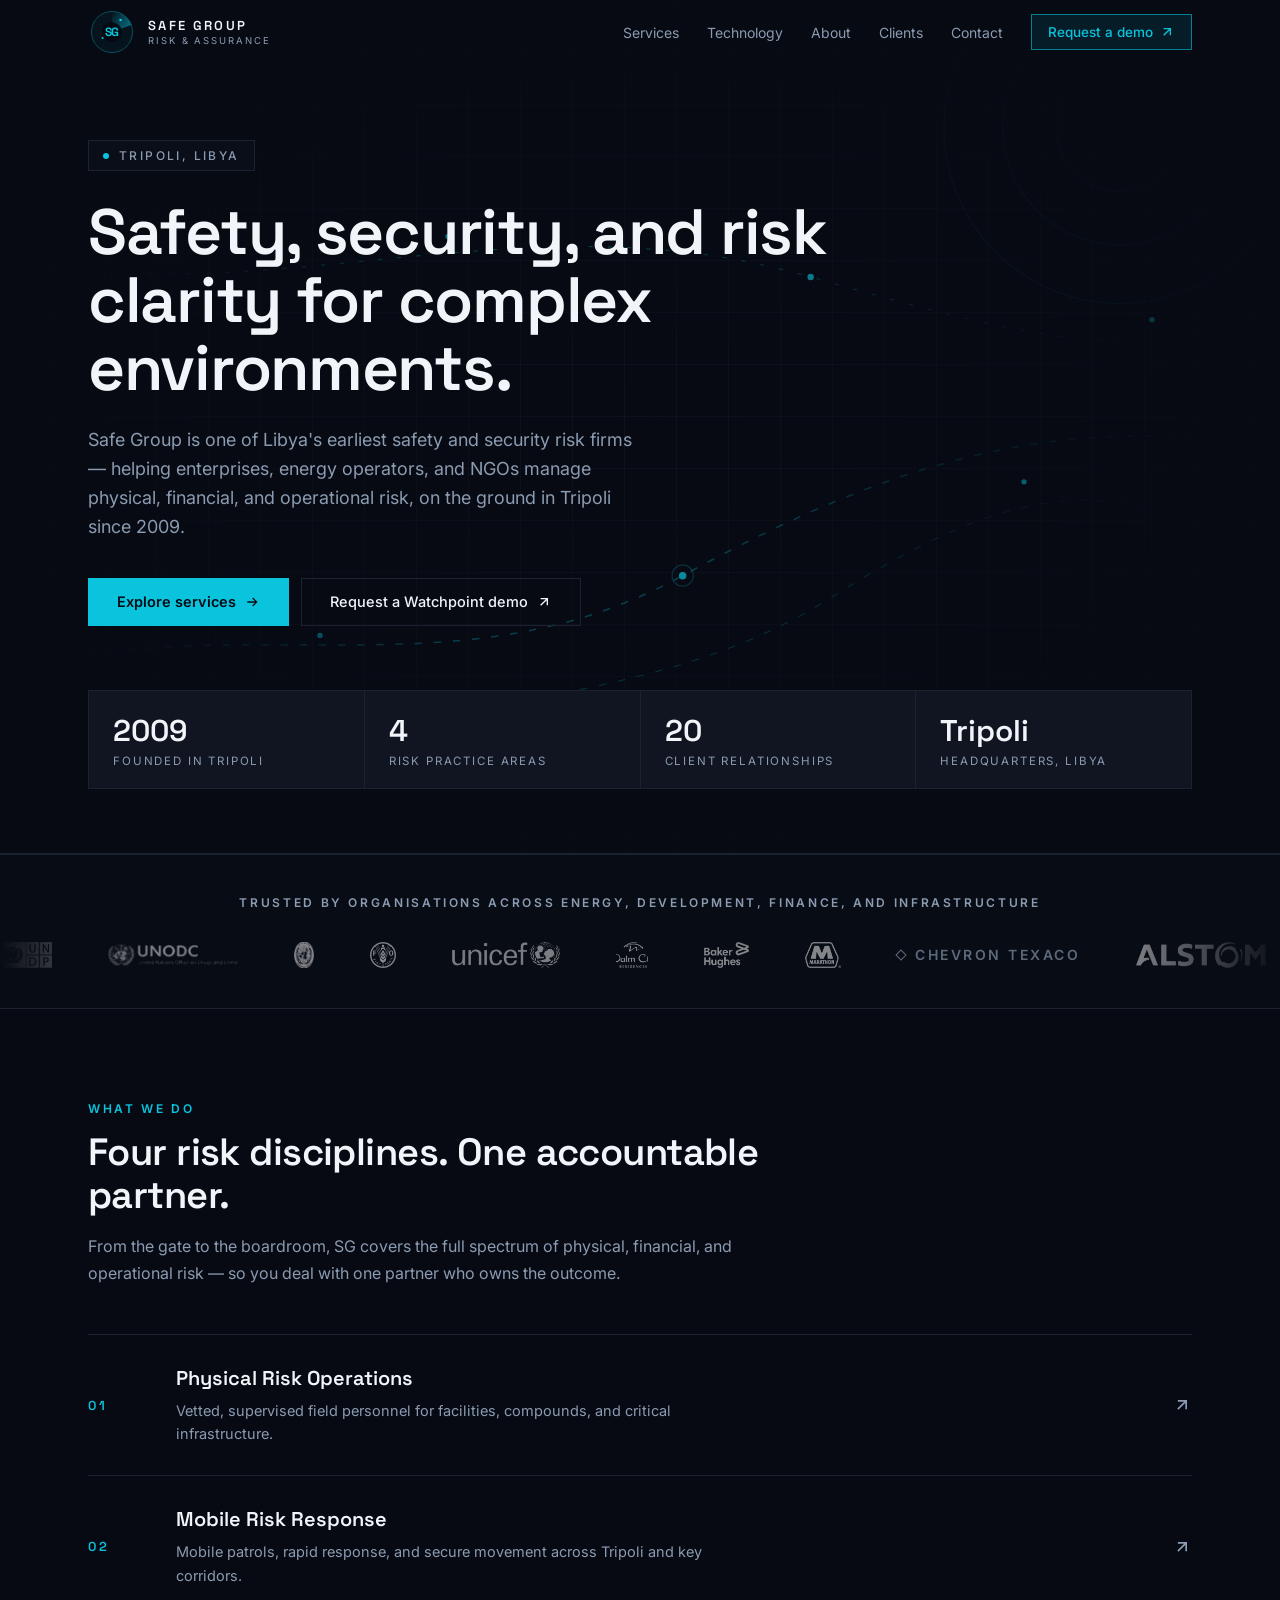
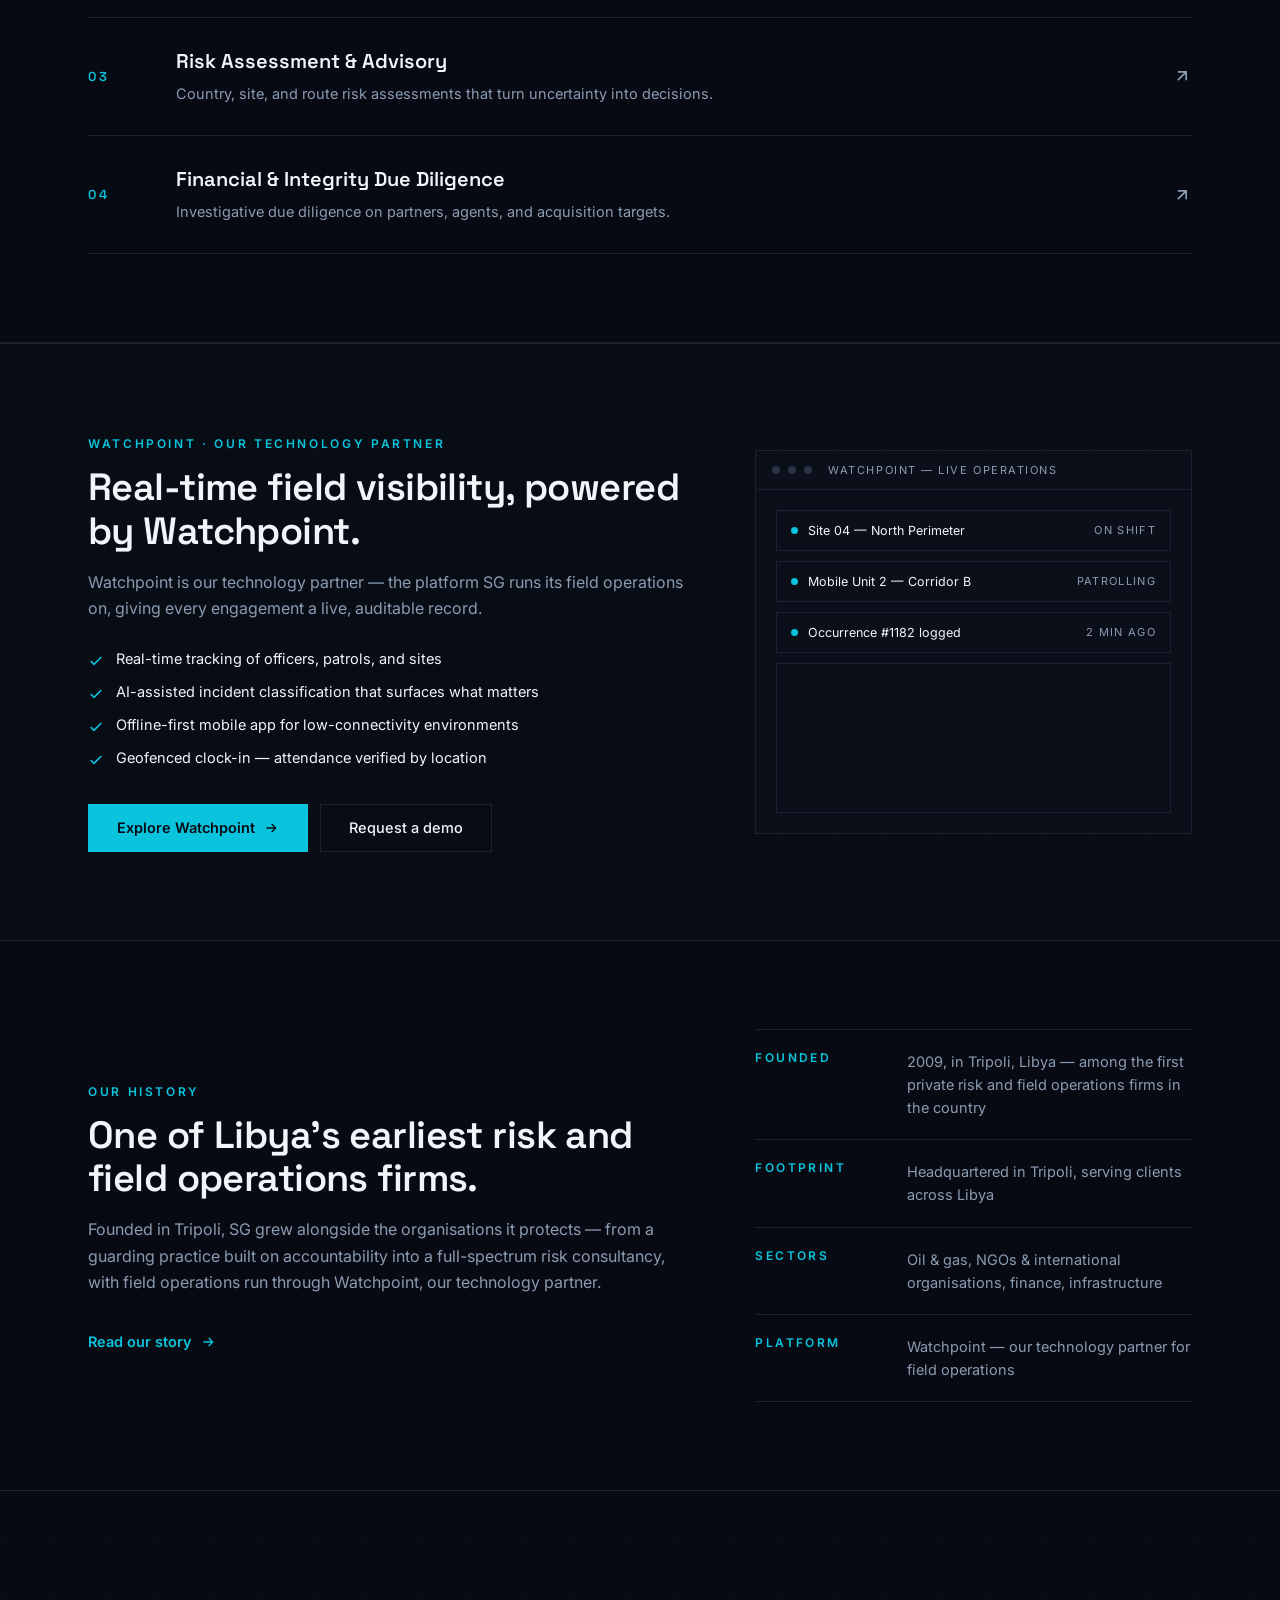
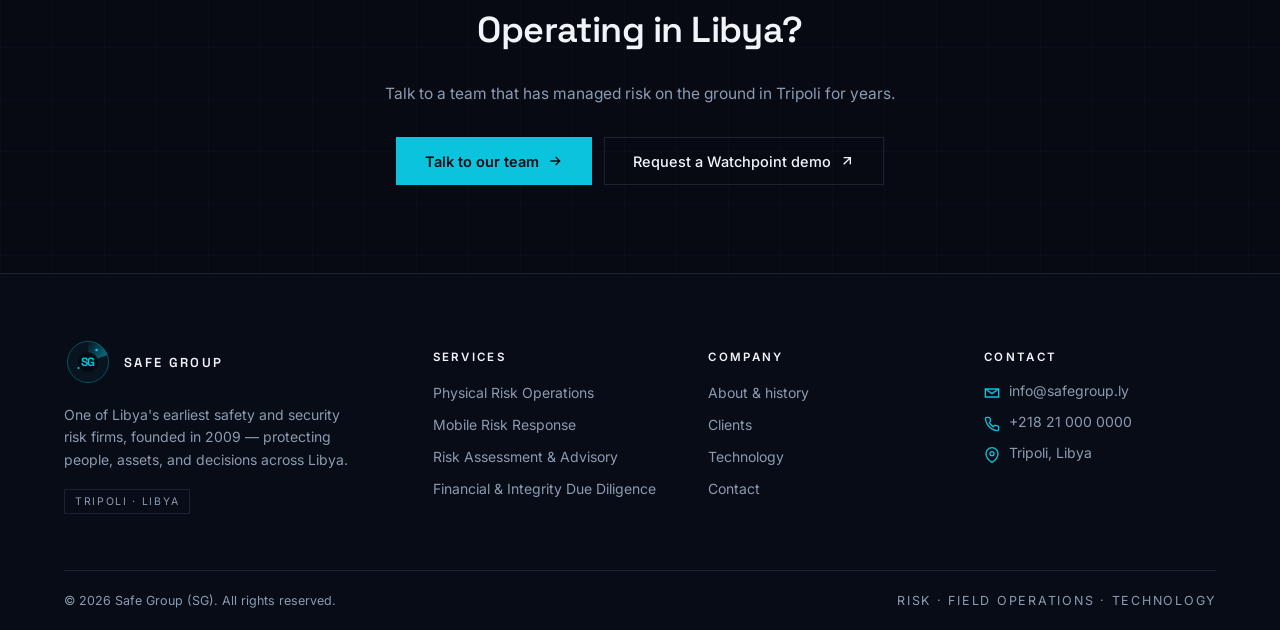
<file: index.html>
<!DOCTYPE html>
<html lang="en">
<head>
<meta charset="UTF-8">
<meta name="viewport" content="width=device-width, initial-scale=1.0">
<title>Safe Group — Safety & Security Risk Management in Libya</title>
<meta name="description" content="Safe Group (SG), founded in 2009, is one of Libya's earliest safety and security risk firms — physical risk operations, mobile response, risk assessment, and financial due diligence for enterprises, energy operators, and NGOs. Tripoli headquartered.">
<link rel="stylesheet" href="styles.css">
</head>
<body>

<header class="site">
  <div class="barinner">
    <a href="index.html" class="brand" aria-label="Safe Group home">
      <svg class="brand-mark" viewBox="0 0 56 56" aria-hidden="true"><defs><linearGradient id="sweepGrad-h0" x1="28" y1="4" x2="50.5" y2="19.8" gradientUnits="userSpaceOnUse"><stop offset="0" stop-color="#09C4DC" stop-opacity="0"/><stop offset="1" stop-color="#09C4DC" stop-opacity="0.5"/></linearGradient></defs><circle cx="28" cy="28" r="24" fill="none" stroke="#09C4DC" stroke-opacity="0.4" stroke-width="1"/><circle cx="28" cy="28" r="24" fill="#09C4DC" fill-opacity="0.05"/><path d="M28,28 L28,4 A24,24 0 0,1 50.5,19.8 Z" fill="url(#sweepGrad-h0)"/><circle cx="38" cy="14" r="1.6" fill="#09C4DC" class="geo-node-dot"/><circle cx="17" cy="35" r="1.3" fill="#09C4DC" class="geo-node-dot" style="animation-delay:1.2s"/><circle cx="28" cy="28" r="11.5" fill="#050810" fill-opacity="0.88"/><text x="28" y="33" text-anchor="middle" font-family="Space Grotesk, sans-serif" font-size="14" font-weight="700" fill="#09C4DC" letter-spacing="-0.3">SG</text></svg>
      <span class="brand-text">
        <span class="name font-display">SAFE GROUP</span>
        <span class="sub">Risk &amp; Assurance</span>
      </span>
    </a>
    <nav class="primary" aria-label="Primary">
      <a href="services.html" class="navlink">Services</a>
      <a href="watchpoint.html" class="navlink">Technology</a>
      <a href="about.html" class="navlink">About</a>
      <a href="clients.html" class="navlink">Clients</a>
      <a href="contact.html" class="navlink">Contact</a>
      <a href="contact.html?topic=watchpoint" class="btn-demo-nav">Request a demo
        <svg class="icon-sm" viewBox="0 0 24 24" fill="none" stroke="currentColor" stroke-width="2"><path d="M7 17 17 7M7 7h10v10"/></svg>
      </a>
    </nav>
    <button class="nav-toggle" aria-label="Open menu" aria-expanded="false">
      <svg class="icon" viewBox="0 0 24 24" fill="none" stroke="currentColor" stroke-width="2"><line x1="3" y1="6" x2="21" y2="6"/><line x1="3" y1="12" x2="21" y2="12"/><line x1="3" y1="18" x2="21" y2="18"/></svg>
    </button>
  </div>
  <nav class="mobile-nav" aria-label="Mobile">
    <a href="services.html" class="navlink">Services</a>
    <a href="watchpoint.html" class="navlink">Technology</a>
    <a href="about.html" class="navlink">About</a>
    <a href="clients.html" class="navlink">Clients</a>
    <a href="contact.html" class="navlink">Contact</a>
    <a href="contact.html?topic=watchpoint" class="btn btn-primary btn-demo-nav">Request a Watchpoint demo</a>
  </nav>
</header>

<section class="hero">
  <div class="geo-backdrop" aria-hidden="true">
    <div class="bg-geo-grid" style="position:absolute;inset:0;"></div>
    <svg viewBox="0 0 1200 800" preserveAspectRatio="xMidYMid slice" fill="none">
      <defs>
        <linearGradient id="routeGrad" x1="0" y1="0" x2="1200" y2="0" gradientUnits="userSpaceOnUse">
          <stop offset="0" stop-color="hsl(187 92% 45%)" stop-opacity="0"/>
          <stop offset="0.35" stop-color="hsl(187 92% 45%)" stop-opacity="0.55"/>
          <stop offset="0.7" stop-color="hsl(187 92% 45%)" stop-opacity="0.25"/>
          <stop offset="1" stop-color="hsl(187 92% 45%)" stop-opacity="0"/>
        </linearGradient>
      </defs>
      <path d="M-40 640 C 220 560, 420 660, 640 540 S 1020 380, 1260 430" stroke="url(#routeGrad)" stroke-width="1.5" class="geo-route"/>
      <path d="M-40 240 C 260 300, 480 180, 760 260 S 1100 340, 1260 260" stroke="url(#routeGrad)" stroke-width="1" class="geo-route-slow"/>
      <path d="M120 820 C 300 620, 560 700, 780 560 S 1080 460, 1240 560" stroke="url(#routeGrad)" stroke-width="1" class="geo-route" style="animation-duration:48s"/>
      <g fill="hsl(187 92% 45%)">
        <circle cx="640" cy="540" r="3.5" class="geo-node-dot"/>
        <circle cx="640" cy="540" r="10" fill="none" stroke="hsl(187 92% 45%)" stroke-opacity="0.35" class="geo-node-dot"/>
        <circle cx="300" cy="596" r="2.5" class="geo-node-dot" style="animation-delay:.8s"/>
        <circle cx="960" cy="452" r="2.5" class="geo-node-dot" style="animation-delay:1.6s"/>
        <circle cx="760" cy="260" r="3" class="geo-node-dot" style="animation-delay:.4s"/>
        <circle cx="420" cy="222" r="2.5" class="geo-node-dot" style="animation-delay:2s"/>
        <circle cx="1080" cy="300" r="2.5" class="geo-node-dot" style="animation-delay:1.1s"/>
      </g>
      <g stroke="hsl(187 92% 45%)" stroke-opacity="0.14" fill="none">
        <circle cx="1050" cy="120" r="60"/>
        <circle cx="1050" cy="120" r="110"/>
        <circle cx="1050" cy="120" r="165"/>
      </g>
    </svg>
    <div class="fade"></div>
  </div>
  <div class="wrap">
    <div class="reveal in">
      <span class="eyebrow-pill"><span class="pulse-dot"></span>Tripoli, Libya</span>
      <h1 class="hero-h1 font-display">Safety, security, and risk clarity for complex environments.</h1>
      <p class="hero-lede">Safe Group is one of Libya's earliest safety and security risk firms — helping enterprises, energy operators, and NGOs manage physical, financial, and operational risk, on the ground in Tripoli since 2009.</p>
      <div class="hero-actions">
        <a href="services.html" class="btn btn-primary">Explore services
          <svg class="icon-sm" viewBox="0 0 24 24" fill="none" stroke="currentColor" stroke-width="2"><path d="M5 12h14M13 6l6 6-6 6"/></svg>
        </a>
        <a href="contact.html?topic=watchpoint" class="btn btn-outline">Request a Watchpoint demo
          <svg class="icon-sm" viewBox="0 0 24 24" fill="none" stroke="currentColor" stroke-width="2"><path d="M7 17 17 7M7 7h10v10"/></svg>
        </a>
      </div>
      <div class="stat-grid">
        <div class="stat-cell"><div class="val font-display">2009</div><div class="lbl">Founded in Tripoli</div></div>
        <div class="stat-cell"><div class="val font-display">4</div><div class="lbl">Risk practice areas</div></div>
        <div class="stat-cell"><div class="val font-display">20</div><div class="lbl">Client relationships</div></div>
        <div class="stat-cell"><div class="val font-display">Tripoli</div><div class="lbl">Headquarters, Libya</div></div>
      </div>
    </div>
  </div>
</section>

<section class="strip">
  <p class="strip-label">Trusted by organisations across energy, development, finance, and infrastructure</p>
  <div class="marquee-mask">
    <div class="marquee-track" id="marquee"></div>
  </div>
</section>

<section class="section bordered">
  <div class="wrap">
    <div class="section-head reveal">
      <span class="eyebrow">What we do</span>
      <h2 class="font-display">Four risk disciplines. One accountable partner.</h2>
      <p>From the gate to the boardroom, SG covers the full spectrum of physical, financial, and operational risk — so you deal with one partner who owns the outcome.</p>
    </div>
    <div class="dossier-list" style="margin-top:48px;">
      <a href="services.html#physical-risk" class="dossier-item reveal">
        <span class="idx font-display">01</span>
        <span>
          <h3 class="font-display">Physical Risk Operations</h3>
          <p>Vetted, supervised field personnel for facilities, compounds, and critical infrastructure.</p>
        </span>
        <svg class="arrow icon" viewBox="0 0 24 24" fill="none" stroke="currentColor" stroke-width="2"><path d="M7 17 17 7M7 7h10v10"/></svg>
      </a>
      <a href="services.html#mobile-risk" class="dossier-item reveal">
        <span class="idx font-display">02</span>
        <span>
          <h3 class="font-display">Mobile Risk Response</h3>
          <p>Mobile patrols, rapid response, and secure movement across Tripoli and key corridors.</p>
        </span>
        <svg class="arrow icon" viewBox="0 0 24 24" fill="none" stroke="currentColor" stroke-width="2"><path d="M7 17 17 7M7 7h10v10"/></svg>
      </a>
      <a href="services.html#risk-assessment" class="dossier-item reveal">
        <span class="idx font-display">03</span>
        <span>
          <h3 class="font-display">Risk Assessment &amp; Advisory</h3>
          <p>Country, site, and route risk assessments that turn uncertainty into decisions.</p>
        </span>
        <svg class="arrow icon" viewBox="0 0 24 24" fill="none" stroke="currentColor" stroke-width="2"><path d="M7 17 17 7M7 7h10v10"/></svg>
      </a>
      <a href="services.html#due-diligence" class="dossier-item reveal">
        <span class="idx font-display">04</span>
        <span>
          <h3 class="font-display">Financial &amp; Integrity Due Diligence</h3>
          <p>Investigative due diligence on partners, agents, and acquisition targets.</p>
        </span>
        <svg class="arrow icon" viewBox="0 0 24 24" fill="none" stroke="currentColor" stroke-width="2"><path d="M7 17 17 7M7 7h10v10"/></svg>
      </a>
    </div>
  </div>
</section>

<section class="section tinted" style="position:relative; overflow:hidden;">
  <div class="geo-backdrop dim" aria-hidden="true">
    <div class="bg-geo-grid" style="position:absolute;inset:0;"></div>
  </div>
  <div class="wrap" style="position:relative;">
    <div class="split wide-left">
      <div class="reveal">
        <span class="eyebrow">Watchpoint · Our Technology Partner</span>
        <h2 class="font-display std">Real-time field visibility, powered by Watchpoint.</h2>
        <p class="section-desc">Watchpoint is our technology partner — the platform SG runs its field operations on, giving every engagement a live, auditable record.</p>
        <ul style="margin-top:28px; display:flex; flex-direction:column; gap:14px;">
          <li style="display:flex; gap:12px; font-size:14.5px; align-items:flex-start;">
            <svg class="icon-sm" style="margin-top:3px; color:var(--primary); flex-shrink:0;" viewBox="0 0 24 24" fill="none" stroke="currentColor" stroke-width="2.5"><path d="M20 6 9 17l-5-5"/></svg>
            Real-time tracking of officers, patrols, and sites
          </li>
          <li style="display:flex; gap:12px; font-size:14.5px; align-items:flex-start;">
            <svg class="icon-sm" style="margin-top:3px; color:var(--primary); flex-shrink:0;" viewBox="0 0 24 24" fill="none" stroke="currentColor" stroke-width="2.5"><path d="M20 6 9 17l-5-5"/></svg>
            AI-assisted incident classification that surfaces what matters
          </li>
          <li style="display:flex; gap:12px; font-size:14.5px; align-items:flex-start;">
            <svg class="icon-sm" style="margin-top:3px; color:var(--primary); flex-shrink:0;" viewBox="0 0 24 24" fill="none" stroke="currentColor" stroke-width="2.5"><path d="M20 6 9 17l-5-5"/></svg>
            Offline-first mobile app for low-connectivity environments
          </li>
          <li style="display:flex; gap:12px; font-size:14.5px; align-items:flex-start;">
            <svg class="icon-sm" style="margin-top:3px; color:var(--primary); flex-shrink:0;" viewBox="0 0 24 24" fill="none" stroke="currentColor" stroke-width="2.5"><path d="M20 6 9 17l-5-5"/></svg>
            Geofenced clock-in — attendance verified by location
          </li>
        </ul>
        <div class="hero-actions">
          <a href="watchpoint.html" class="btn btn-primary">Explore Watchpoint
            <svg class="icon-sm" viewBox="0 0 24 24" fill="none" stroke="currentColor" stroke-width="2"><path d="M5 12h14M13 6l6 6-6 6"/></svg>
          </a>
          <a href="contact.html?topic=watchpoint" class="btn btn-outline">Request a demo</a>
        </div>
      </div>
      <div class="reveal">
        <div class="wp-mock">
          <div class="bar"><span class="dot"></span><span class="dot"></span><span class="dot"></span><span class="title">Watchpoint — Live Operations</span></div>
          <div class="screen">
            <div class="wp-row"><span class="l"><span class="led"></span>Site 04 — North Perimeter</span><span class="r">On shift</span></div>
            <div class="wp-row"><span class="l"><span class="led"></span>Mobile Unit 2 — Corridor B</span><span class="r">Patrolling</span></div>
            <div class="wp-row"><span class="l"><span class="led"></span>Occurrence #1182 logged</span><span class="r">2 min ago</span></div>
            <div class="wp-map"></div>
          </div>
        </div>
      </div>
    </div>
  </div>
</section>

<section class="section">
  <div class="wrap">
    <div class="split wide-left">
      <div class="reveal">
        <span class="eyebrow">Our history</span>
        <h2 class="font-display std">One of Libya's earliest risk and field operations firms.</h2>
        <p class="section-desc">Founded in Tripoli, SG grew alongside the organisations it protects — from a guarding practice built on accountability into a full-spectrum risk consultancy, with field operations run through Watchpoint, our technology partner.</p>
        <a href="about.html" style="margin-top:22px; display:inline-flex; align-items:center; gap:8px; font-size:14.5px; font-weight:600; color:var(--primary);">
          Read our story
          <svg class="icon-sm" viewBox="0 0 24 24" fill="none" stroke="currentColor" stroke-width="2"><path d="M5 12h14M13 6l6 6-6 6"/></svg>
        </a>
      </div>
      <div class="reveal">
        <div class="fact-list">
          <div class="fact-row"><span class="k">Founded</span><span class="v">2009, in Tripoli, Libya — among the first private risk and field operations firms in the country</span></div>
          <div class="fact-row"><span class="k">Footprint</span><span class="v">Headquartered in Tripoli, serving clients across Libya</span></div>
          <div class="fact-row"><span class="k">Sectors</span><span class="v">Oil &amp; gas, NGOs &amp; international organisations, finance, infrastructure</span></div>
          <div class="fact-row"><span class="k">Platform</span><span class="v">Watchpoint — our technology partner for field operations</span></div>
        </div>
      </div>
    </div>
  </div>
</section>

<section class="cta-band">
  <div class="geo-backdrop dim" aria-hidden="true"><div class="bg-geo-grid" style="position:absolute;inset:0;"></div></div>
  <div class="wrap reveal">
    <h2 class="font-display">Operating in Libya?</h2>
    <p>Talk to a team that has managed risk on the ground in Tripoli for years.</p>
    <div class="hero-actions">
      <a href="contact.html?topic=risk" class="btn btn-primary">Talk to our team
        <svg class="icon-sm" viewBox="0 0 24 24" fill="none" stroke="currentColor" stroke-width="2"><path d="M5 12h14M13 6l6 6-6 6"/></svg>
      </a>
      <a href="contact.html?topic=watchpoint" class="btn btn-outline">Request a Watchpoint demo
        <svg class="icon-sm" viewBox="0 0 24 24" fill="none" stroke="currentColor" stroke-width="2"><path d="M7 17 17 7M7 7h10v10"/></svg>
      </a>
    </div>
  </div>
</section>

<footer class="site">
  <div class="wrap footer-top">
    <div>
      <div class="footer-brand">
        <svg class="brand-mark" viewBox="0 0 56 56" aria-hidden="true"><defs><linearGradient id="sweepGrad-f0" x1="28" y1="4" x2="50.5" y2="19.8" gradientUnits="userSpaceOnUse"><stop offset="0" stop-color="#09C4DC" stop-opacity="0"/><stop offset="1" stop-color="#09C4DC" stop-opacity="0.5"/></linearGradient></defs><circle cx="28" cy="28" r="24" fill="none" stroke="#09C4DC" stroke-opacity="0.4" stroke-width="1"/><circle cx="28" cy="28" r="24" fill="#09C4DC" fill-opacity="0.05"/><path d="M28,28 L28,4 A24,24 0 0,1 50.5,19.8 Z" fill="url(#sweepGrad-f0)"/><circle cx="38" cy="14" r="1.6" fill="#09C4DC" class="geo-node-dot"/><circle cx="17" cy="35" r="1.3" fill="#09C4DC" class="geo-node-dot" style="animation-delay:1.2s"/><circle cx="28" cy="28" r="11.5" fill="#050810" fill-opacity="0.88"/><text x="28" y="33" text-anchor="middle" font-family="Space Grotesk, sans-serif" font-size="14" font-weight="700" fill="#09C4DC" letter-spacing="-0.3">SG</text></svg>
        <span class="name font-display">SAFE GROUP</span>
      </div>
      <p class="footer-about">One of Libya's earliest safety and security risk firms, founded in 2009 — protecting people, assets, and decisions across Libya.</p>
      <div class="footer-tags"><span>Tripoli · Libya</span></div>
    </div>
    <div class="footer-col">
      <h3>Services</h3>
      <ul>
        <li><a href="services.html#physical-risk">Physical Risk Operations</a></li>
        <li><a href="services.html#mobile-risk">Mobile Risk Response</a></li>
        <li><a href="services.html#risk-assessment">Risk Assessment &amp; Advisory</a></li>
        <li><a href="services.html#due-diligence">Financial &amp; Integrity Due Diligence</a></li>
      </ul>
    </div>
    <div class="footer-col">
      <h3>Company</h3>
      <ul>
        <li><a href="about.html">About &amp; history</a></li>
        <li><a href="clients.html">Clients</a></li>
        <li><a href="watchpoint.html">Technology</a></li>
        <li><a href="contact.html">Contact</a></li>
      </ul>
    </div>
    <div class="footer-col">
      <h3>Contact</h3>
      <ul>
        <li class="fitem"><svg class="icon-sm" viewBox="0 0 24 24" fill="none" stroke="currentColor" stroke-width="2"><path d="M4 4h16v16H4z" opacity="0"/><path d="M22 6 12 13 2 6"/><path d="M2 6h20v12H2z"/></svg><a href="mailto:info@safegroup.ly">info@safegroup.ly</a></li>
        <li class="fitem"><svg class="icon-sm" viewBox="0 0 24 24" fill="none" stroke="currentColor" stroke-width="2"><path d="M22 16.9v3a2 2 0 0 1-2.2 2 19.8 19.8 0 0 1-8.6-3 19.5 19.5 0 0 1-6-6 19.8 19.8 0 0 1-3-8.7A2 2 0 0 1 4.1 2h3a2 2 0 0 1 2 1.7c.1.9.3 1.8.6 2.7a2 2 0 0 1-.4 2.1L8 9.9a16 16 0 0 0 6 6l1.4-1.4a2 2 0 0 1 2.1-.4c.9.3 1.8.5 2.7.6a2 2 0 0 1 1.8 2.2z"/></svg><span>+218 21 000 0000</span></li>
        <li class="fitem"><svg class="icon-sm" viewBox="0 0 24 24" fill="none" stroke="currentColor" stroke-width="2"><path d="M21 10c0 7-9 13-9 13s-9-6-9-13a9 9 0 0 1 18 0z"/><circle cx="12" cy="10" r="3"/></svg><span>Tripoli, Libya</span></li>
      </ul>
    </div>
  </div>
  <div class="wrap footer-bottom">
    <span>© 2026 Safe Group (SG). All rights reserved.</span>
    <span class="tag">Risk · Field Operations · Technology</span>
  </div>
</footer>

<script src="main.js"></script>
<script>
  // Set active nav link
  document.querySelectorAll('a.navlink').forEach((a) => {
    if (a.getAttribute('href') === 'index.html') a.classList.add('active');
  });
  // Build client marquee
  const clients = [
    {name:'UNDP', logo:'undp-logo.png'},
    {name:'UNODC', logo:'unodc-logo.png'},
    {name:'UNIC', logo:'unic-logo.png'},
    {name:'FAO', logo:'fao-logo.png'},
    {name:'UNICEF', logo:'unicef-logo.png'},
    {name:'Palm City Residential Complex', logo:'palmcity-logo.png'},
    {name:'Baker Hughes', logo:'bakerhughes-logo.png'},
    {name:'Marathon Oil', logo:'marathon-logo.png'},
    {name:'Chevron Texaco', logo:null},
    {name:'Alstom', logo:'alstom-logo.png'},
    {name:'Embassy of Saudi Arabia', logo:'ksa-logo.png'},
    {name:'VFS Global', logo:'vfs-logo.png'},
    {name:'Austrian Embassy', logo:'austrianembassy-logo.png'},
    {name:'Red Cross', logo:'icrc-logo.png'},
    {name:'Turkmall', logo:'turkmall-logo.png'},
    {name:'Daewoo Construction', logo:'daewoo-logo.png'},
    {name:'Mining Action Group', logo:'mag-logo.png'},
    {name:'Suncor Energy', logo:'suncor-logo.png'},
    {name:'Saviny Restaurant', logo:null},
    {name:'Carter Center', logo:'cartercenter-logo.png'}
  ];
  const track = document.getElementById('marquee');
  if (track) {
    const all = [...clients, ...clients];
    track.innerHTML = all.map(c =>
      c.logo
        ? `<span class="marquee-item"><img class="marquee-logo" src="${c.logo}" alt="${c.name}"></span>`
        : `<span class="client-mark"><span class="diamond"></span>${c.name}</span>`
    ).join('');
  }
</script>
</body>
</html>
</file>
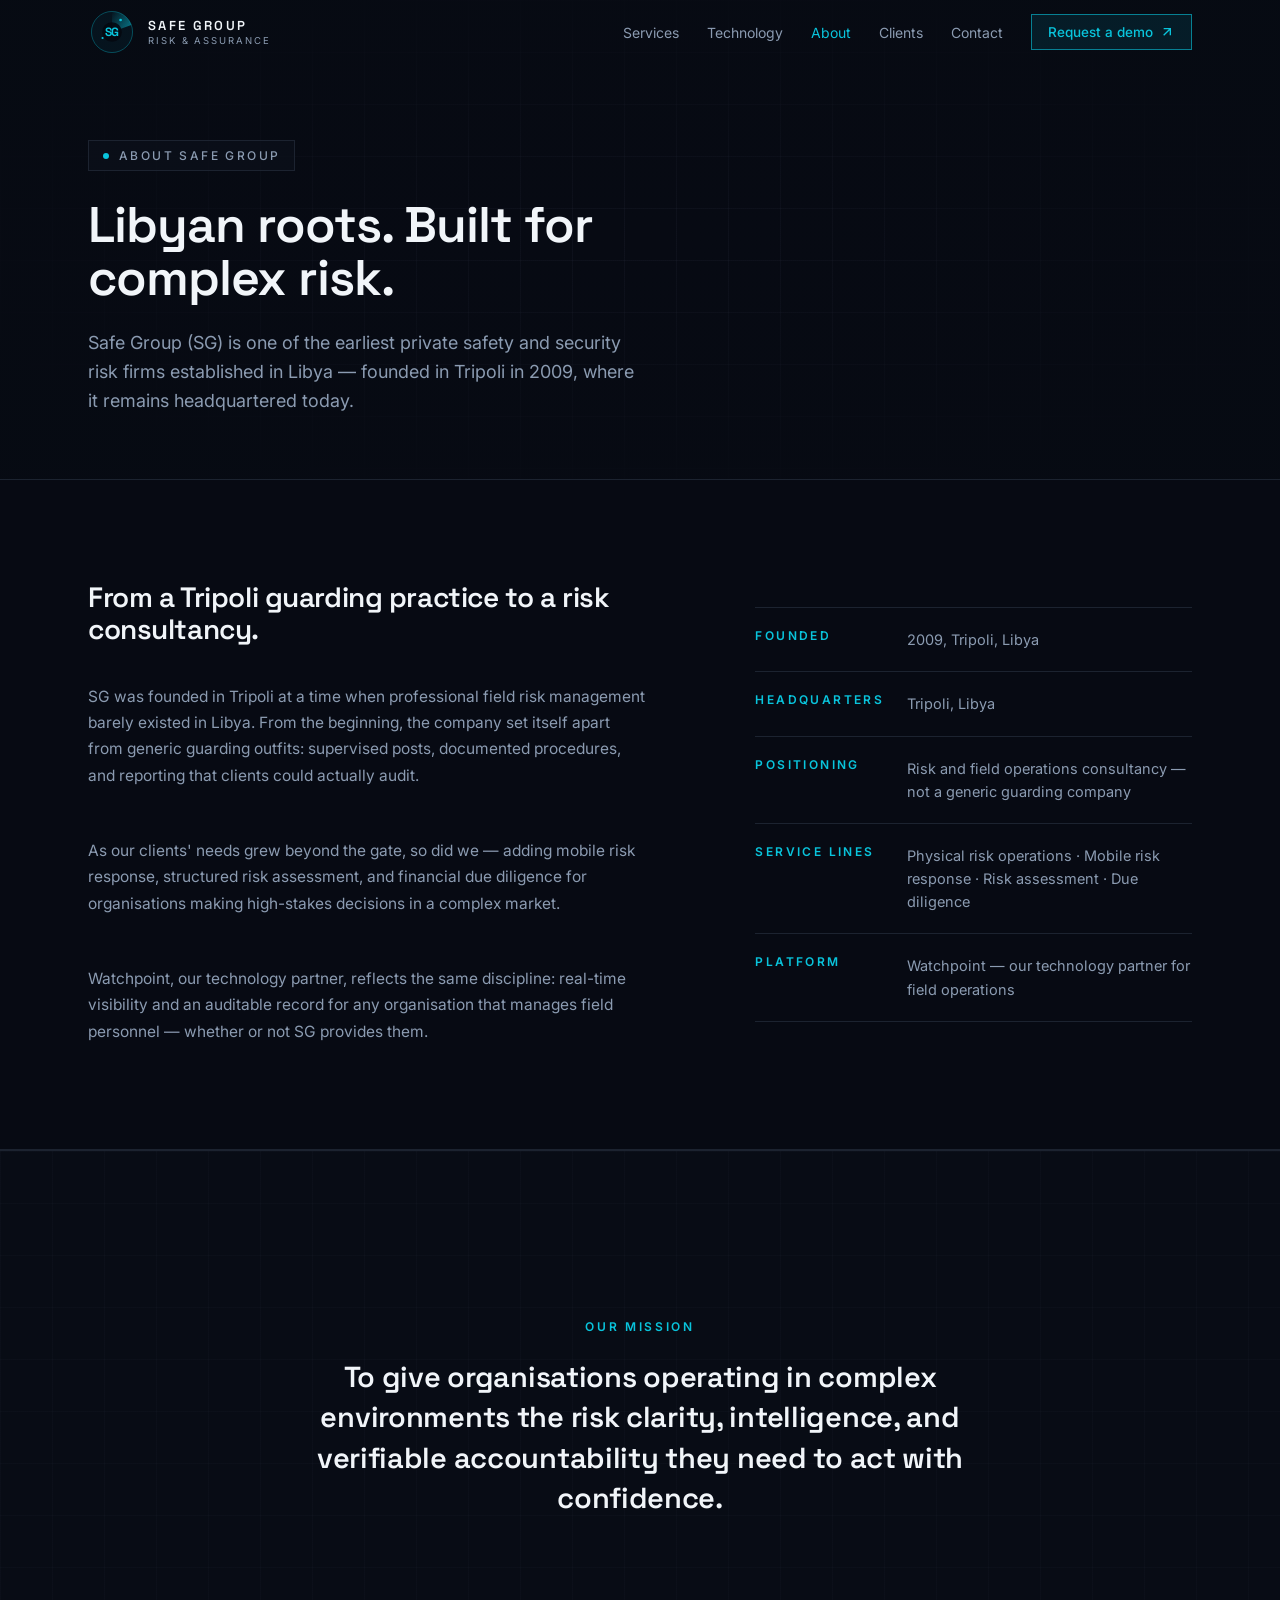
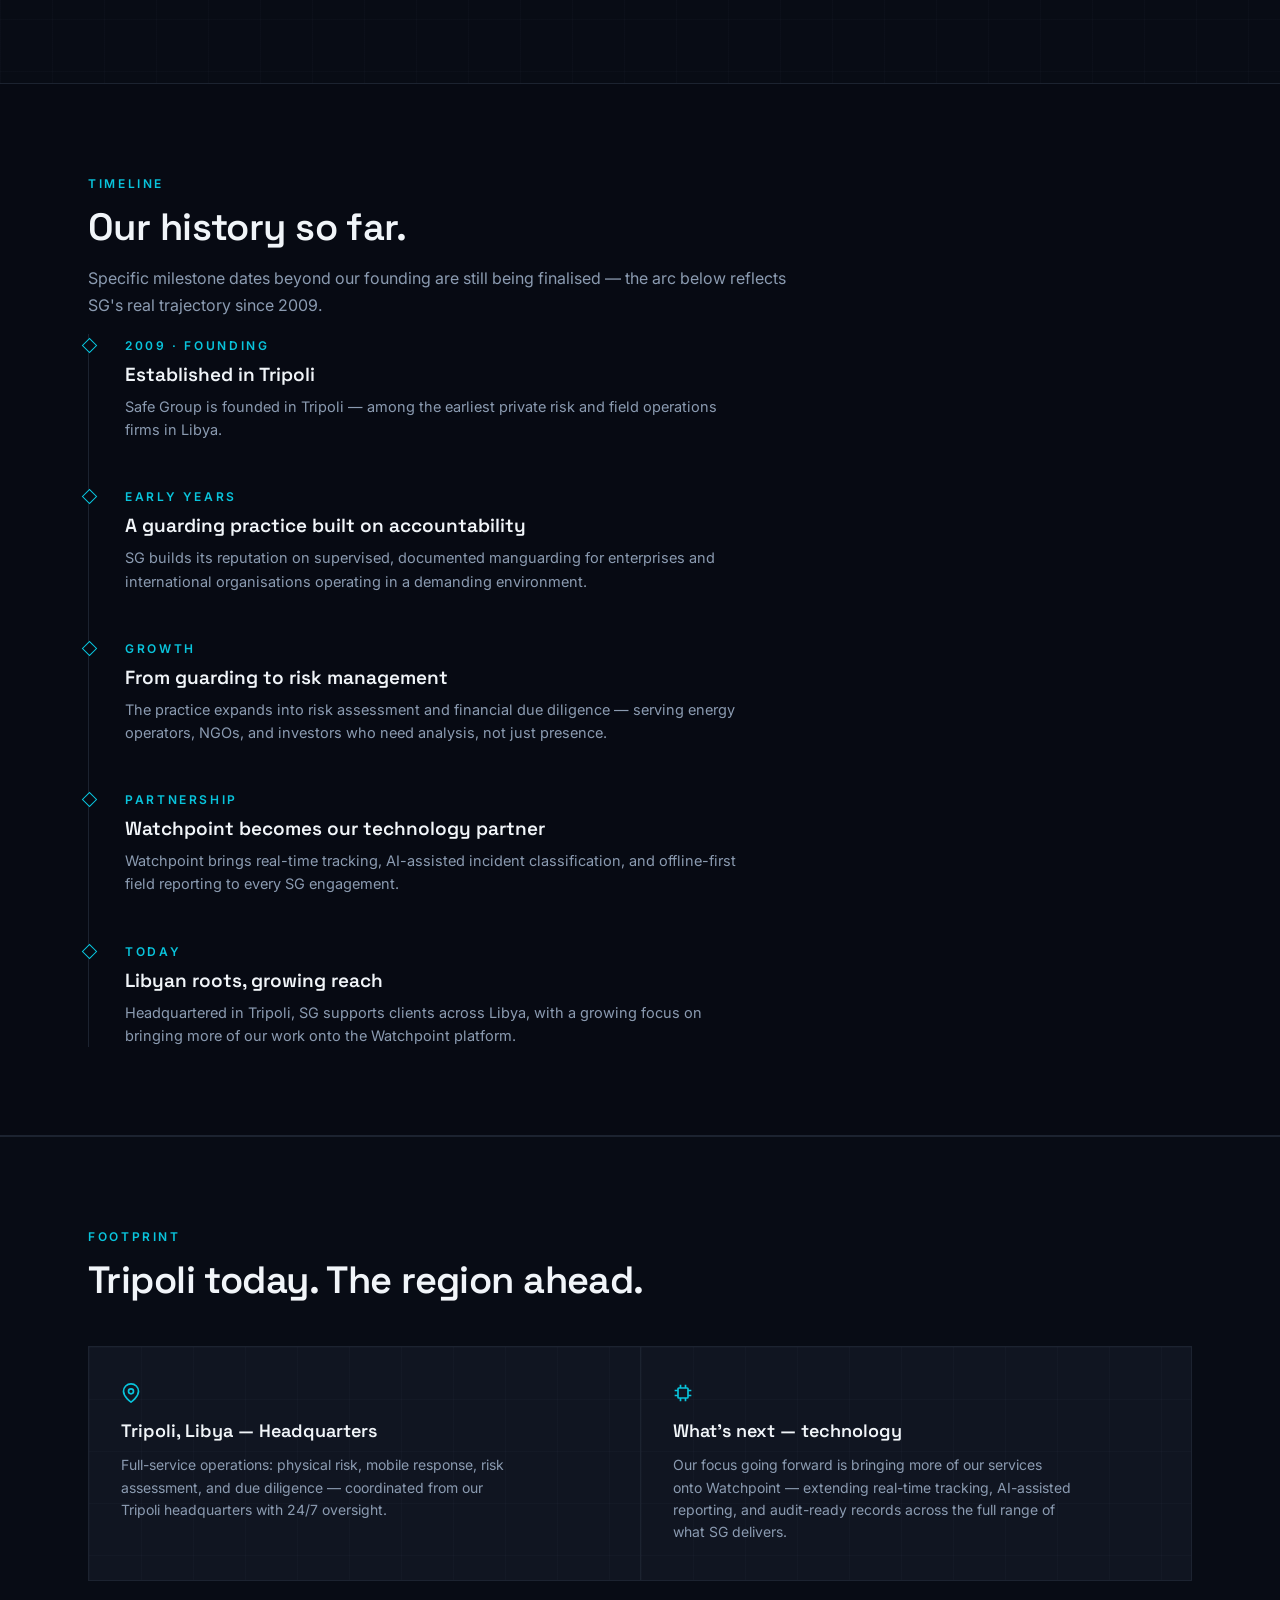
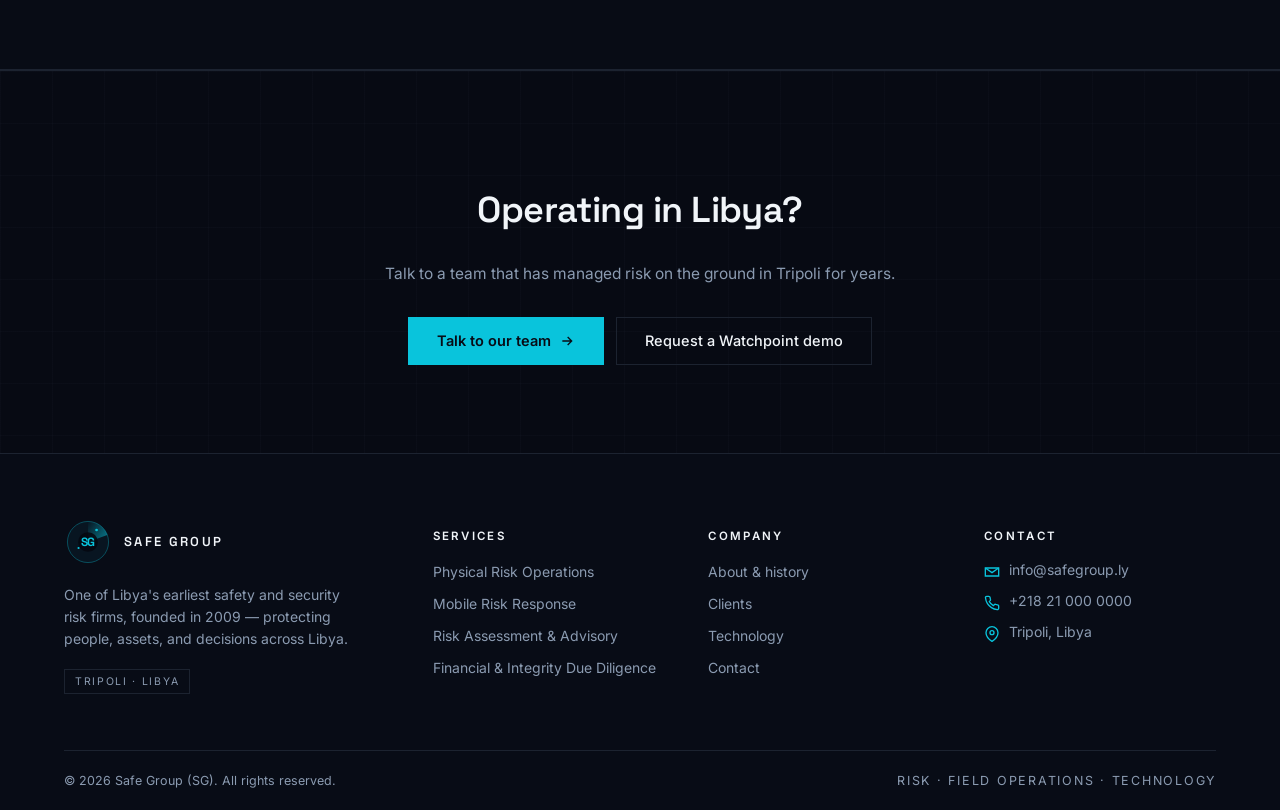
<file: about.html>
<!DOCTYPE html>
<html lang="en">
<head>
<meta charset="UTF-8">
<meta name="viewport" content="width=device-width, initial-scale=1.0">
<title>About & History — Safety & Security Risk Firm in Libya Since 2009 | Safe Group</title>
<meta name="description" content="Safe Group's founding story, mission, and footprint — one of Libya's earliest safety and security risk firms, founded in Tripoli in 2009.">
<link rel="stylesheet" href="styles.css">
</head>
<body>

<header class="site">
  <div class="barinner">
    <a href="index.html" class="brand" aria-label="Safe Group home">
      <svg class="brand-mark" viewBox="0 0 56 56" aria-hidden="true"><defs><linearGradient id="sweepGrad-h3" x1="28" y1="4" x2="50.5" y2="19.8" gradientUnits="userSpaceOnUse"><stop offset="0" stop-color="#09C4DC" stop-opacity="0"/><stop offset="1" stop-color="#09C4DC" stop-opacity="0.5"/></linearGradient></defs><circle cx="28" cy="28" r="24" fill="none" stroke="#09C4DC" stroke-opacity="0.4" stroke-width="1"/><circle cx="28" cy="28" r="24" fill="#09C4DC" fill-opacity="0.05"/><path d="M28,28 L28,4 A24,24 0 0,1 50.5,19.8 Z" fill="url(#sweepGrad-h3)"/><circle cx="38" cy="14" r="1.6" fill="#09C4DC" class="geo-node-dot"/><circle cx="17" cy="35" r="1.3" fill="#09C4DC" class="geo-node-dot" style="animation-delay:1.2s"/><circle cx="28" cy="28" r="11.5" fill="#050810" fill-opacity="0.88"/><text x="28" y="33" text-anchor="middle" font-family="Space Grotesk, sans-serif" font-size="14" font-weight="700" fill="#09C4DC" letter-spacing="-0.3">SG</text></svg>
      <span class="brand-text">
        <span class="name font-display">SAFE GROUP</span>
        <span class="sub">Risk &amp; Assurance</span>
      </span>
    </a>
    <nav class="primary" aria-label="Primary">
      <a href="services.html" class="navlink">Services</a>
      <a href="watchpoint.html" class="navlink">Technology</a>
      <a href="about.html" class="navlink">About</a>
      <a href="clients.html" class="navlink">Clients</a>
      <a href="contact.html" class="navlink">Contact</a>
      <a href="contact.html?topic=watchpoint" class="btn-demo-nav">Request a demo
        <svg class="icon-sm" viewBox="0 0 24 24" fill="none" stroke="currentColor" stroke-width="2"><path d="M7 17 17 7M7 7h10v10"/></svg>
      </a>
    </nav>
    <button class="nav-toggle" aria-label="Open menu" aria-expanded="false">
      <svg class="icon" viewBox="0 0 24 24" fill="none" stroke="currentColor" stroke-width="2"><line x1="3" y1="6" x2="21" y2="6"/><line x1="3" y1="12" x2="21" y2="12"/><line x1="3" y1="18" x2="21" y2="18"/></svg>
    </button>
  </div>
  <nav class="mobile-nav" aria-label="Mobile">
    <a href="services.html" class="navlink">Services</a>
    <a href="watchpoint.html" class="navlink">Technology</a>
    <a href="about.html" class="navlink">About</a>
    <a href="clients.html" class="navlink">Clients</a>
    <a href="contact.html" class="navlink">Contact</a>
    <a href="contact.html?topic=watchpoint" class="btn btn-primary btn-demo-nav">Request a Watchpoint demo</a>
  </nav>
</header>

<section class="hero" style="min-height:48vh;">
  <div class="geo-backdrop" aria-hidden="true">
    <div class="bg-geo-grid" style="position:absolute;inset:0;"></div>
    <div class="fade"></div>
  </div>
  <div class="wrap">
    <div class="reveal in">
      <span class="eyebrow-pill"><span class="pulse-dot"></span>About Safe Group</span>
      <h1 class="hero-h1 font-display" style="font-size:clamp(30px,4.6vw,50px); max-width:680px;">Libyan roots. Built for complex risk.</h1>
      <p class="hero-lede">Safe Group (SG) is one of the earliest private safety and security risk firms established in Libya — founded in Tripoli in 2009, where it remains headquartered today.</p>
    </div>
  </div>
</section>

<section class="section bordered">
  <div class="wrap">
    <div class="split wide-left">
      <div class="reveal">
        <h2 class="font-display std" style="font-size:clamp(22px,3vw,28px);">From a Tripoli guarding practice to a risk consultancy.</h2>
        <div style="margin-top:22px; display:flex; flex-direction:column; gap:18px; font-size:15.5px; line-height:1.7; color:var(--muted-foreground); max-width:560px;">
          <p>SG was founded in Tripoli at a time when professional field risk management barely existed in Libya. From the beginning, the company set itself apart from generic guarding outfits: supervised posts, documented procedures, and reporting that clients could actually audit.</p>
          <p>As our clients' needs grew beyond the gate, so did we — adding mobile risk response, structured risk assessment, and financial due diligence for organisations making high-stakes decisions in a complex market.</p>
          <p>Watchpoint, our technology partner, reflects the same discipline: real-time visibility and an auditable record for any organisation that manages field personnel — whether or not SG provides them.</p>
        </div>
      </div>
      <div class="reveal">
        <div class="fact-list">
          <div class="fact-row"><span class="k">Founded</span><span class="v">2009, Tripoli, Libya</span></div>
          <div class="fact-row"><span class="k">Headquarters</span><span class="v">Tripoli, Libya</span></div>
          <div class="fact-row"><span class="k">Positioning</span><span class="v">Risk and field operations consultancy — not a generic guarding company</span></div>
          <div class="fact-row"><span class="k">Service lines</span><span class="v">Physical risk operations · Mobile risk response · Risk assessment · Due diligence</span></div>
          <div class="fact-row"><span class="k">Platform</span><span class="v">Watchpoint — our technology partner for field operations</span></div>
        </div>
      </div>
    </div>
  </div>
</section>

<section class="mission section tinted" style="position:relative; overflow:hidden;">
  <div class="geo-backdrop dim" aria-hidden="true"><div class="bg-geo-grid" style="position:absolute;inset:0;"></div></div>
  <div class="wrap reveal" style="position:relative;">
    <span class="eyebrow">Our mission</span>
    <blockquote class="font-display">To give organisations operating in complex environments the risk clarity, intelligence, and verifiable accountability they need to act with confidence.</blockquote>
  </div>
</section>

<section class="section bordered">
  <div class="wrap">
    <div class="section-head reveal">
      <span class="eyebrow">Timeline</span>
      <h2 class="font-display">Our history so far.</h2>
      <p>Specific milestone dates beyond our founding are still being finalised — the arc below reflects SG's real trajectory since 2009.</p>
    </div>
    <div class="timeline">
      <div class="tl-item reveal">
        <span class="era">2009 · Founding</span>
        <h3 class="font-display">Established in Tripoli</h3>
        <p>Safe Group is founded in Tripoli — among the earliest private risk and field operations firms in Libya.</p>
      </div>
      <div class="tl-item reveal">
        <span class="era">Early years</span>
        <h3 class="font-display">A guarding practice built on accountability</h3>
        <p>SG builds its reputation on supervised, documented manguarding for enterprises and international organisations operating in a demanding environment.</p>
      </div>
      <div class="tl-item reveal">
        <span class="era">Growth</span>
        <h3 class="font-display">From guarding to risk management</h3>
        <p>The practice expands into risk assessment and financial due diligence — serving energy operators, NGOs, and investors who need analysis, not just presence.</p>
      </div>
      <div class="tl-item reveal">
        <span class="era">Partnership</span>
        <h3 class="font-display">Watchpoint becomes our technology partner</h3>
        <p>Watchpoint brings real-time tracking, AI-assisted incident classification, and offline-first field reporting to every SG engagement.</p>
      </div>
      <div class="tl-item reveal">
        <span class="era">Today</span>
        <h3 class="font-display">Libyan roots, growing reach</h3>
        <p>Headquartered in Tripoli, SG supports clients across Libya, with a growing focus on bringing more of our work onto the Watchpoint platform.</p>
      </div>
    </div>
  </div>
</section>

<section class="section tinted">
  <div class="wrap">
    <div class="section-head reveal">
      <span class="eyebrow">Footprint</span>
      <h2 class="font-display">Tripoli today. The region ahead.</h2>
    </div>
    <div class="card-grid" style="margin-top:44px; grid-template-columns: 1fr 1fr;">
      <div class="card-cell reveal" style="position:relative; overflow:hidden; padding:36px 32px;">
        <div class="bg-geo-grid" style="position:absolute; inset:0; opacity:.6;"></div>
        <div style="position:relative;">
          <svg class="icon" viewBox="0 0 24 24" fill="none" stroke="currentColor" stroke-width="2" style="color:var(--primary);"><path d="M21 10c0 7-9 13-9 13s-9-6-9-13a9 9 0 0 1 18 0z"/><circle cx="12" cy="10" r="3"/></svg>
          <h3 class="font-display" style="margin-top:16px;">Tripoli, Libya — Headquarters</h3>
          <p style="margin-top:12px; max-width:400px;">Full-service operations: physical risk, mobile response, risk assessment, and due diligence — coordinated from our Tripoli headquarters with 24/7 oversight.</p>
        </div>
      </div>
      <div class="card-cell reveal" style="position:relative; overflow:hidden; padding:36px 32px;">
        <div class="bg-geo-grid" style="position:absolute; inset:0; opacity:.6;"></div>
        <div style="position:relative;">
          <svg class="icon" viewBox="0 0 24 24" fill="none" stroke="currentColor" stroke-width="2" style="color:var(--primary);"><rect x="6" y="6" width="12" height="12" rx="1"/><path d="M9 2v4M15 2v4M9 18v4M15 18v4M2 9h4M2 15h4M18 9h4M18 15h4"/></svg>
          <h3 class="font-display" style="margin-top:16px;">What's next — technology</h3>
          <p style="margin-top:12px; max-width:400px;">Our focus going forward is bringing more of our services onto Watchpoint — extending real-time tracking, AI-assisted reporting, and audit-ready records across the full range of what SG delivers.</p>
        </div>
      </div>
    </div>
  </div>
</section>

<section class="cta-band">
  <div class="geo-backdrop dim" aria-hidden="true"><div class="bg-geo-grid" style="position:absolute;inset:0;"></div></div>
  <div class="wrap reveal">
    <h2 class="font-display">Operating in Libya?</h2>
    <p>Talk to a team that has managed risk on the ground in Tripoli for years.</p>
    <div class="hero-actions">
      <a href="contact.html?topic=risk" class="btn btn-primary">Talk to our team
        <svg class="icon-sm" viewBox="0 0 24 24" fill="none" stroke="currentColor" stroke-width="2"><path d="M5 12h14M13 6l6 6-6 6"/></svg>
      </a>
      <a href="contact.html?topic=watchpoint" class="btn btn-outline">Request a Watchpoint demo</a>
    </div>
  </div>
</section>

<footer class="site">
  <div class="wrap footer-top">
    <div>
      <div class="footer-brand">
        <svg class="brand-mark" viewBox="0 0 56 56" aria-hidden="true"><defs><linearGradient id="sweepGrad-f3" x1="28" y1="4" x2="50.5" y2="19.8" gradientUnits="userSpaceOnUse"><stop offset="0" stop-color="#09C4DC" stop-opacity="0"/><stop offset="1" stop-color="#09C4DC" stop-opacity="0.5"/></linearGradient></defs><circle cx="28" cy="28" r="24" fill="none" stroke="#09C4DC" stroke-opacity="0.4" stroke-width="1"/><circle cx="28" cy="28" r="24" fill="#09C4DC" fill-opacity="0.05"/><path d="M28,28 L28,4 A24,24 0 0,1 50.5,19.8 Z" fill="url(#sweepGrad-f3)"/><circle cx="38" cy="14" r="1.6" fill="#09C4DC" class="geo-node-dot"/><circle cx="17" cy="35" r="1.3" fill="#09C4DC" class="geo-node-dot" style="animation-delay:1.2s"/><circle cx="28" cy="28" r="11.5" fill="#050810" fill-opacity="0.88"/><text x="28" y="33" text-anchor="middle" font-family="Space Grotesk, sans-serif" font-size="14" font-weight="700" fill="#09C4DC" letter-spacing="-0.3">SG</text></svg>
        <span class="name font-display">SAFE GROUP</span>
      </div>
      <p class="footer-about">One of Libya's earliest safety and security risk firms, founded in 2009 — protecting people, assets, and decisions across Libya.</p>
      <div class="footer-tags"><span>Tripoli · Libya</span></div>
    </div>
    <div class="footer-col">
      <h3>Services</h3>
      <ul>
        <li><a href="services.html#physical-risk">Physical Risk Operations</a></li>
        <li><a href="services.html#mobile-risk">Mobile Risk Response</a></li>
        <li><a href="services.html#risk-assessment">Risk Assessment &amp; Advisory</a></li>
        <li><a href="services.html#due-diligence">Financial &amp; Integrity Due Diligence</a></li>
      </ul>
    </div>
    <div class="footer-col">
      <h3>Company</h3>
      <ul>
        <li><a href="about.html">About &amp; history</a></li>
        <li><a href="clients.html">Clients</a></li>
        <li><a href="watchpoint.html">Technology</a></li>
        <li><a href="contact.html">Contact</a></li>
      </ul>
    </div>
    <div class="footer-col">
      <h3>Contact</h3>
      <ul>
        <li class="fitem"><svg class="icon-sm" viewBox="0 0 24 24" fill="none" stroke="currentColor" stroke-width="2"><path d="M22 6 12 13 2 6"/><path d="M2 6h20v12H2z"/></svg><a href="mailto:info@safegroup.ly">info@safegroup.ly</a></li>
        <li class="fitem"><svg class="icon-sm" viewBox="0 0 24 24" fill="none" stroke="currentColor" stroke-width="2"><path d="M22 16.9v3a2 2 0 0 1-2.2 2 19.8 19.8 0 0 1-8.6-3 19.5 19.5 0 0 1-6-6 19.8 19.8 0 0 1-3-8.7A2 2 0 0 1 4.1 2h3a2 2 0 0 1 2 1.7c.1.9.3 1.8.6 2.7a2 2 0 0 1-.4 2.1L8 9.9a16 16 0 0 0 6 6l1.4-1.4a2 2 0 0 1 2.1-.4c.9.3 1.8.5 2.7.6a2 2 0 0 1 1.8 2.2z"/></svg><span>+218 21 000 0000</span></li>
        <li class="fitem"><svg class="icon-sm" viewBox="0 0 24 24" fill="none" stroke="currentColor" stroke-width="2"><path d="M21 10c0 7-9 13-9 13s-9-6-9-13a9 9 0 0 1 18 0z"/><circle cx="12" cy="10" r="3"/></svg><span>Tripoli, Libya</span></li>
      </ul>
    </div>
  </div>
  <div class="wrap footer-bottom">
    <span>© 2026 Safe Group (SG). All rights reserved.</span>
    <span class="tag">Risk · Field Operations · Technology</span>
  </div>
</footer>

<script src="main.js"></script>
<script>
  document.querySelectorAll('a.navlink').forEach((a) => {
    if (a.getAttribute('href') === 'about.html') a.classList.add('active');
  });
</script>
</body>
</html>
</file>
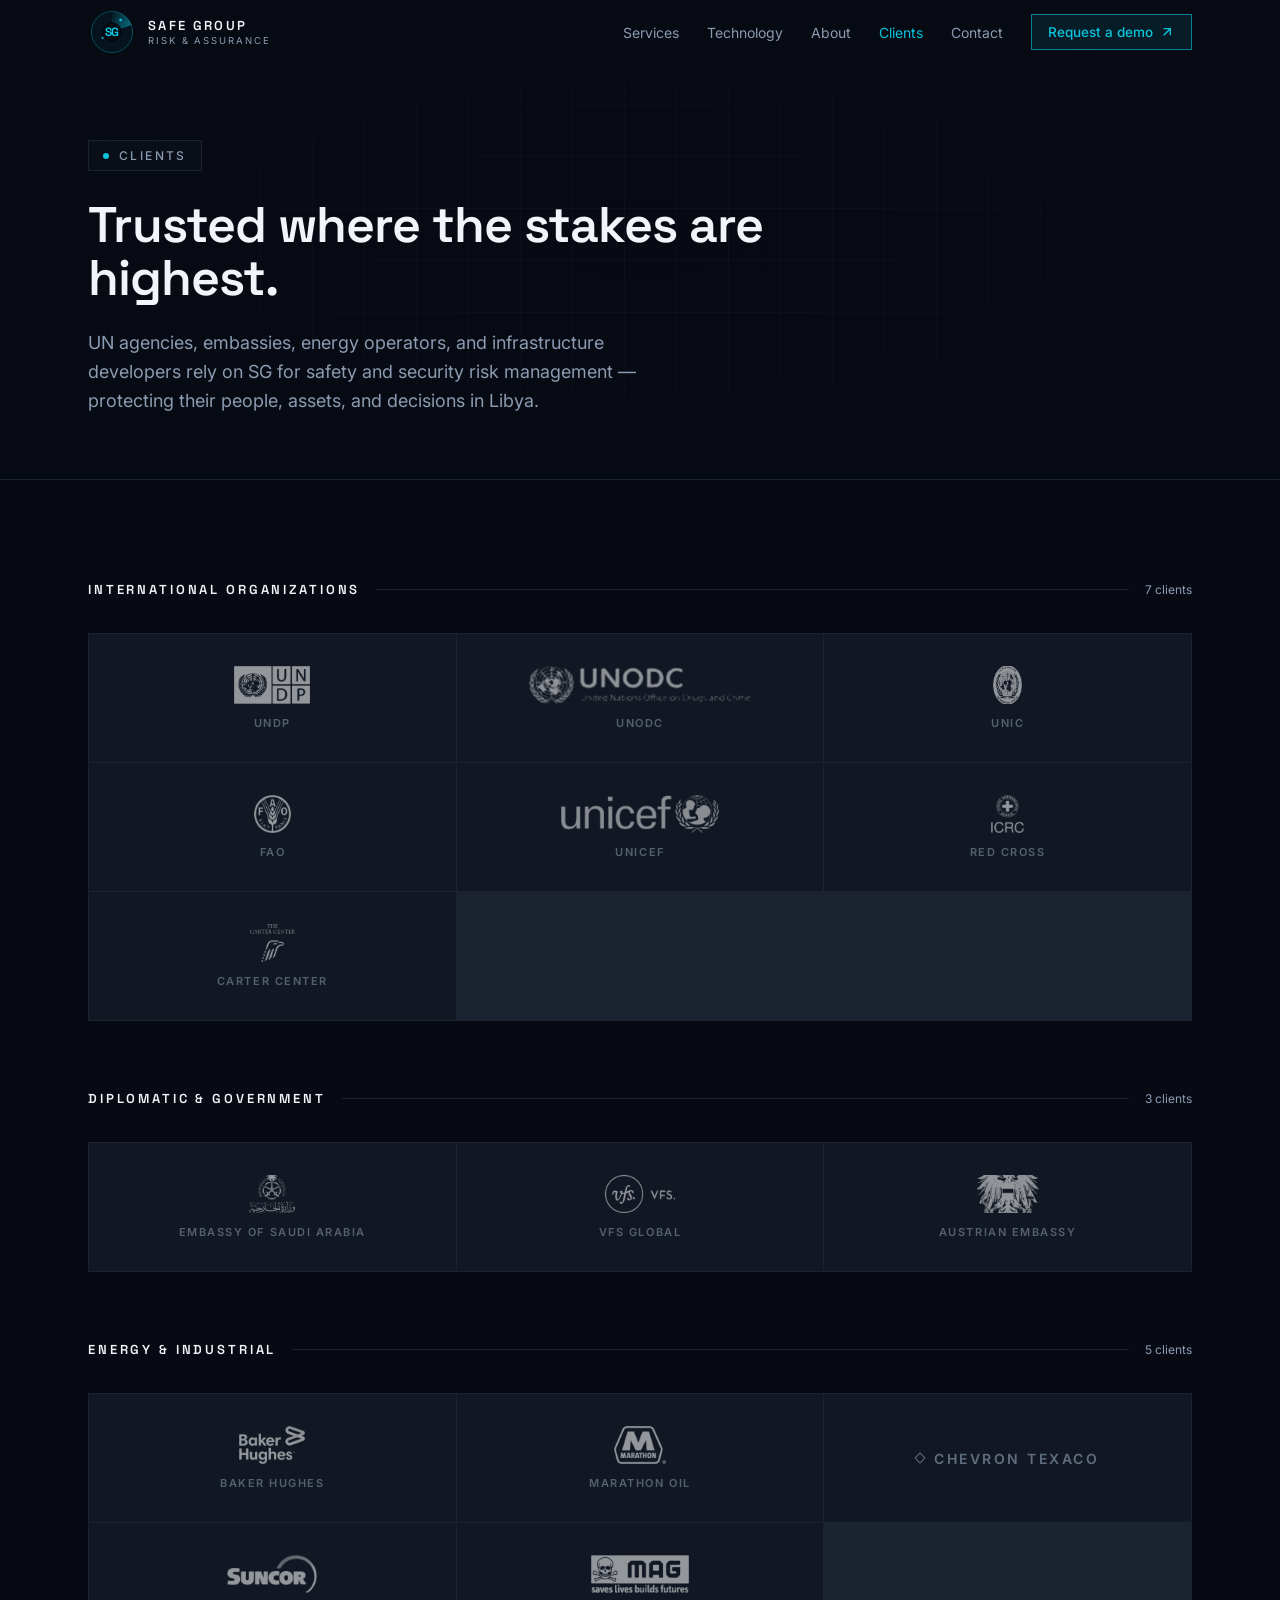
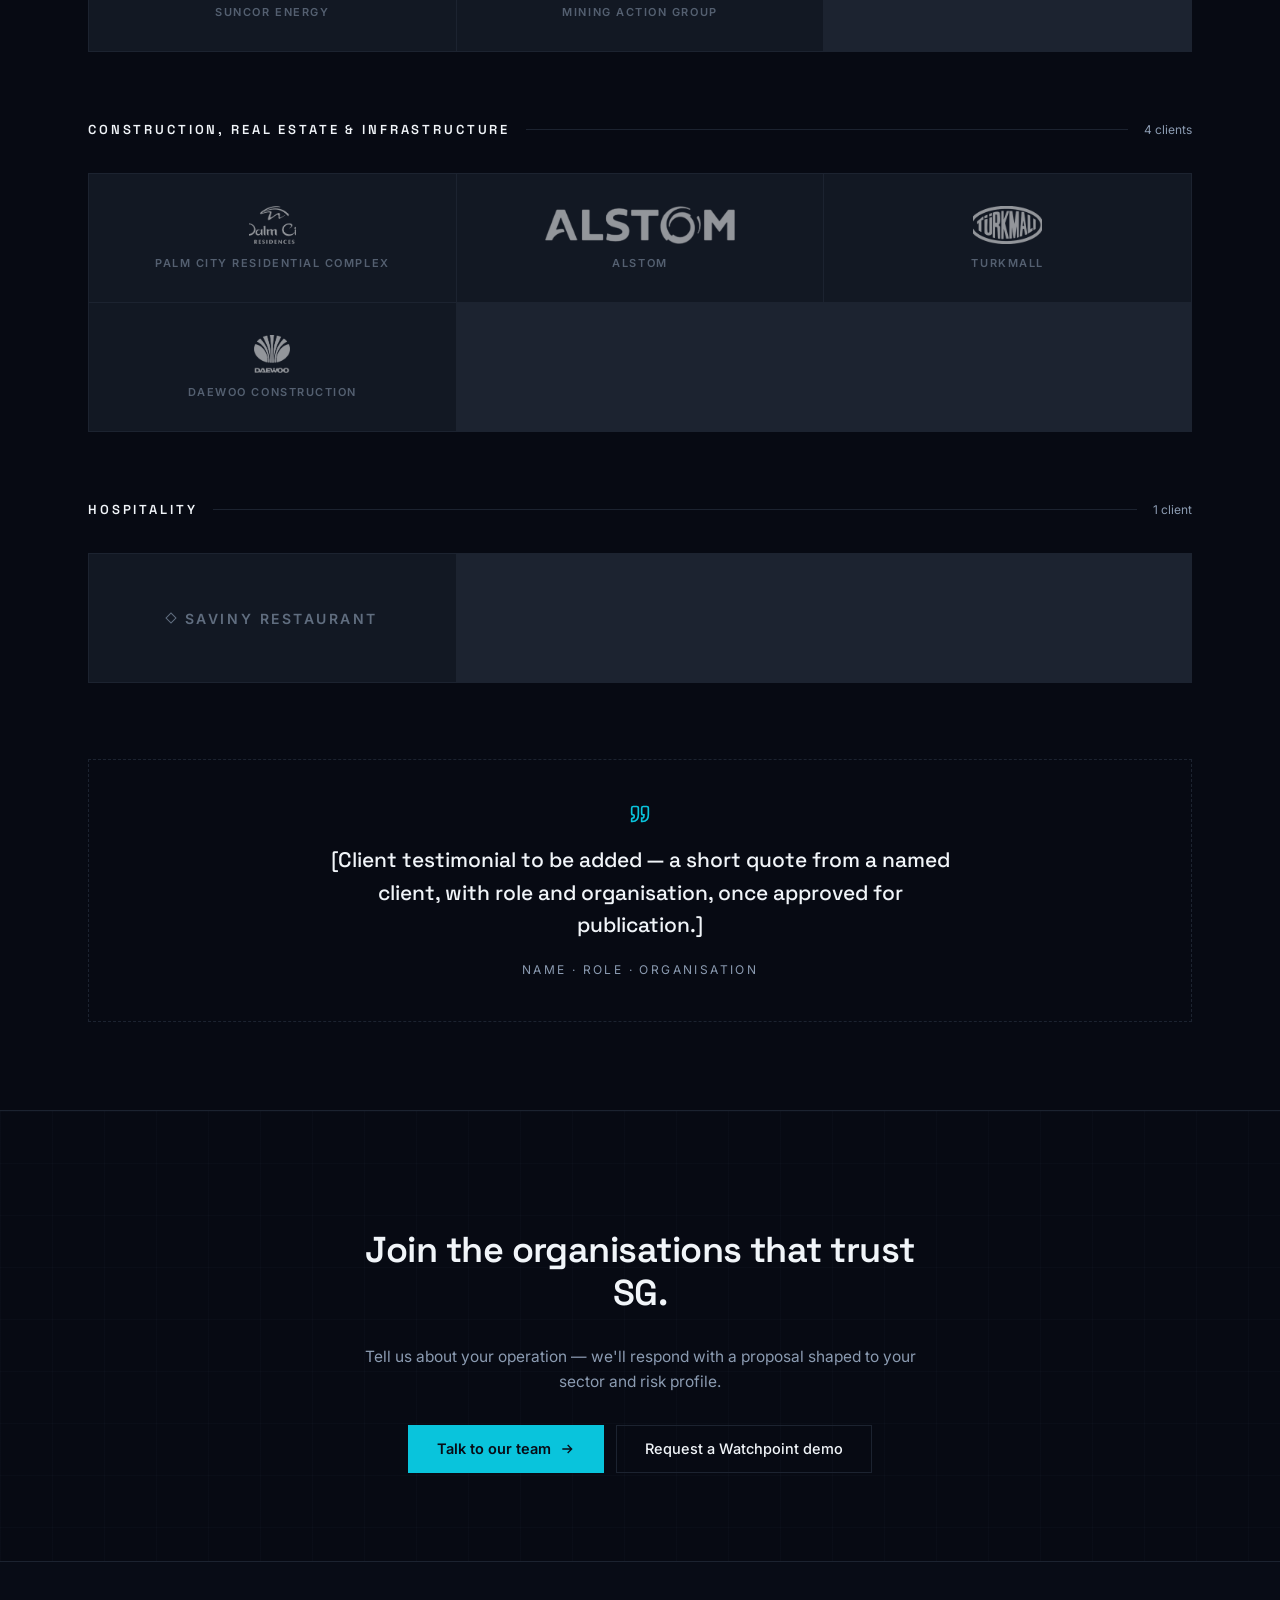
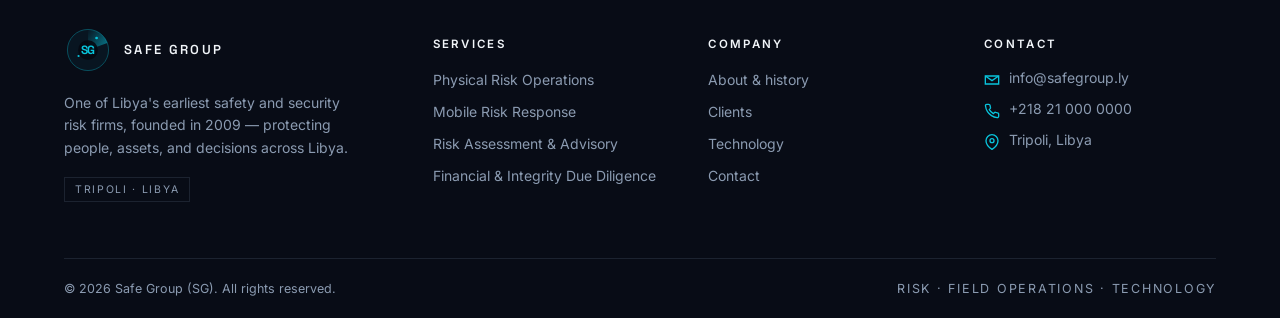
<file: clients.html>
<!DOCTYPE html>
<html lang="en">
<head>
<meta charset="UTF-8">
<meta name="viewport" content="width=device-width, initial-scale=1.0">
<title>Clients — UN Agencies, Embassies, Energy & Industrial Firms | Safe Group</title>
<meta name="description" content="Safe Group provides safety and security risk services to UN agencies, embassies, energy operators, and enterprises across Libya, including UNDP, UNICEF, Chevron, Marathon Oil, and the Red Cross.">
<link rel="stylesheet" href="styles.css">
</head>
<body>

<header class="site">
  <div class="barinner">
    <a href="index.html" class="brand" aria-label="Safe Group home">
      <svg class="brand-mark" viewBox="0 0 56 56" aria-hidden="true"><defs><linearGradient id="sweepGrad-h4" x1="28" y1="4" x2="50.5" y2="19.8" gradientUnits="userSpaceOnUse"><stop offset="0" stop-color="#09C4DC" stop-opacity="0"/><stop offset="1" stop-color="#09C4DC" stop-opacity="0.5"/></linearGradient></defs><circle cx="28" cy="28" r="24" fill="none" stroke="#09C4DC" stroke-opacity="0.4" stroke-width="1"/><circle cx="28" cy="28" r="24" fill="#09C4DC" fill-opacity="0.05"/><path d="M28,28 L28,4 A24,24 0 0,1 50.5,19.8 Z" fill="url(#sweepGrad-h4)"/><circle cx="38" cy="14" r="1.6" fill="#09C4DC" class="geo-node-dot"/><circle cx="17" cy="35" r="1.3" fill="#09C4DC" class="geo-node-dot" style="animation-delay:1.2s"/><circle cx="28" cy="28" r="11.5" fill="#050810" fill-opacity="0.88"/><text x="28" y="33" text-anchor="middle" font-family="Space Grotesk, sans-serif" font-size="14" font-weight="700" fill="#09C4DC" letter-spacing="-0.3">SG</text></svg>
      <span class="brand-text">
        <span class="name font-display">SAFE GROUP</span>
        <span class="sub">Risk &amp; Assurance</span>
      </span>
    </a>
    <nav class="primary" aria-label="Primary">
      <a href="services.html" class="navlink">Services</a>
      <a href="watchpoint.html" class="navlink">Technology</a>
      <a href="about.html" class="navlink">About</a>
      <a href="clients.html" class="navlink">Clients</a>
      <a href="contact.html" class="navlink">Contact</a>
      <a href="contact.html?topic=watchpoint" class="btn-demo-nav">Request a demo
        <svg class="icon-sm" viewBox="0 0 24 24" fill="none" stroke="currentColor" stroke-width="2"><path d="M7 17 17 7M7 7h10v10"/></svg>
      </a>
    </nav>
    <button class="nav-toggle" aria-label="Open menu" aria-expanded="false">
      <svg class="icon" viewBox="0 0 24 24" fill="none" stroke="currentColor" stroke-width="2"><line x1="3" y1="6" x2="21" y2="6"/><line x1="3" y1="12" x2="21" y2="12"/><line x1="3" y1="18" x2="21" y2="18"/></svg>
    </button>
  </div>
  <nav class="mobile-nav" aria-label="Mobile">
    <a href="services.html" class="navlink">Services</a>
    <a href="watchpoint.html" class="navlink">Technology</a>
    <a href="about.html" class="navlink">About</a>
    <a href="clients.html" class="navlink">Clients</a>
    <a href="contact.html" class="navlink">Contact</a>
    <a href="contact.html?topic=watchpoint" class="btn btn-primary btn-demo-nav">Request a Watchpoint demo</a>
  </nav>
</header>

<section class="hero" style="min-height:48vh;">
  <div class="geo-backdrop" aria-hidden="true">
    <div class="bg-geo-grid" style="position:absolute;inset:0;"></div>
    <div class="fade"></div>
  </div>
  <div class="wrap">
    <div class="reveal in">
      <span class="eyebrow-pill"><span class="pulse-dot"></span>Clients</span>
      <h1 class="hero-h1 font-display" style="font-size:clamp(30px,4.6vw,50px); max-width:680px;">Trusted where the stakes are highest.</h1>
      <p class="hero-lede">UN agencies, embassies, energy operators, and infrastructure developers rely on SG for safety and security risk management — protecting their people, assets, and decisions in Libya.</p>
    </div>
  </div>
</section>

<section class="section">
  <div class="wrap">
    <div class="sector-block reveal">
      <div class="sector-head">
        <h3 class="font-display">International Organizations</h3>
        <span class="rule"></span>
        <span class="count">7 clients</span>
      </div>
      <div class="sector-grid">
        <div class="cell"><img class="client-logo" src="undp-logo.png" alt="UNDP"><span class="cell-name">UNDP</span></div>
        <div class="cell"><img class="client-logo" src="unodc-logo.png" alt="UNODC"><span class="cell-name">UNODC</span></div>
        <div class="cell"><img class="client-logo" src="unic-logo.png" alt="UNIC"><span class="cell-name">UNIC</span></div>
        <div class="cell"><img class="client-logo" src="fao-logo.png" alt="FAO"><span class="cell-name">FAO</span></div>
        <div class="cell"><img class="client-logo" src="unicef-logo.png" alt="UNICEF"><span class="cell-name">UNICEF</span></div>
        <div class="cell"><img class="client-logo" src="icrc-logo.png" alt="Red Cross (ICRC)"><span class="cell-name">Red Cross</span></div>
        <div class="cell"><img class="client-logo" src="cartercenter-logo.png" alt="Carter Center"><span class="cell-name">Carter Center</span></div>
      </div>
    </div>

    <div class="sector-block reveal">
      <div class="sector-head">
        <h3 class="font-display">Diplomatic &amp; Government</h3>
        <span class="rule"></span>
        <span class="count">3 clients</span>
      </div>
      <div class="sector-grid">
        <div class="cell"><img class="client-logo" src="ksa-logo.png" alt="Embassy of Saudi Arabia"><span class="cell-name">Embassy of Saudi Arabia</span></div>
        <div class="cell"><img class="client-logo" src="vfs-logo.png" alt="VFS Global"><span class="cell-name">VFS Global</span></div>
        <div class="cell"><img class="client-logo" src="austrianembassy-logo.png" alt="Austrian Embassy"><span class="cell-name">Austrian Embassy</span></div>
      </div>
    </div>

    <div class="sector-block reveal">
      <div class="sector-head">
        <h3 class="font-display">Energy &amp; Industrial</h3>
        <span class="rule"></span>
        <span class="count">5 clients</span>
      </div>
      <div class="sector-grid">
        <div class="cell"><img class="client-logo" src="bakerhughes-logo.png" alt="Baker Hughes"><span class="cell-name">Baker Hughes</span></div>
        <div class="cell"><img class="client-logo" src="marathon-logo.png" alt="Marathon Oil"><span class="cell-name">Marathon Oil</span></div>
        <div class="cell text-only"><span class="client-mark"><span class="diamond"></span>Chevron Texaco</span></div>
        <div class="cell"><img class="client-logo" src="suncor-logo.png" alt="Suncor Energy"><span class="cell-name">Suncor Energy</span></div>
        <div class="cell"><img class="client-logo" src="mag-logo.png" alt="Mining Action Group"><span class="cell-name">Mining Action Group</span></div>
      </div>
    </div>

    <div class="sector-block reveal">
      <div class="sector-head">
        <h3 class="font-display">Construction, Real Estate &amp; Infrastructure</h3>
        <span class="rule"></span>
        <span class="count">4 clients</span>
      </div>
      <div class="sector-grid">
        <div class="cell"><img class="client-logo" src="palmcity-logo.png" alt="Palm City Residential Complex"><span class="cell-name">Palm City Residential Complex</span></div>
        <div class="cell"><img class="client-logo" src="alstom-logo.png" alt="Alstom"><span class="cell-name">Alstom</span></div>
        <div class="cell"><img class="client-logo" src="turkmall-logo.png" alt="Turkmall"><span class="cell-name">Turkmall</span></div>
        <div class="cell"><img class="client-logo" src="daewoo-logo.png" alt="Daewoo Construction"><span class="cell-name">Daewoo Construction</span></div>
      </div>
    </div>

    <div class="sector-block reveal">
      <div class="sector-head">
        <h3 class="font-display">Hospitality</h3>
        <span class="rule"></span>
        <span class="count">1 client</span>
      </div>
      <div class="sector-grid">
        <div class="cell text-only"><span class="client-mark"><span class="diamond"></span>Saviny Restaurant</span></div>
      </div>
    </div>

    <div class="quote-block reveal">
      <svg class="icon" viewBox="0 0 24 24" fill="none" stroke="currentColor" stroke-width="2" style="margin:0 auto; color:var(--primary);"><path d="M3 21c3 0 7-1 7-8V5c0-1.25-.756-2.017-2-2H4c-1.25 0-2 .75-2 1.972V11c0 1.25.75 2 2 2 1 0 1 0 1 1v1c0 1-1 2-2 2s-1 .008-1 1.008V21z"/><path d="M15 21c3 0 7-1 7-8V5c0-1.25-.757-2.017-2-2h-4c-1.25 0-2 .75-2 1.972V11c0 1.25.75 2 2 2h.75c0 2.25.25 4-2.75 4v4z"/></svg>
      <blockquote class="font-display">[Client testimonial to be added — a short quote from a named client, with role and organisation, once approved for publication.]</blockquote>
      <figcaption>Name · Role · Organisation</figcaption>
    </div>
  </div>
</section>

<section class="cta-band">
  <div class="geo-backdrop dim" aria-hidden="true"><div class="bg-geo-grid" style="position:absolute;inset:0;"></div></div>
  <div class="wrap reveal">
    <h2 class="font-display">Join the organisations that trust SG.</h2>
    <p>Tell us about your operation — we'll respond with a proposal shaped to your sector and risk profile.</p>
    <div class="hero-actions">
      <a href="contact.html?topic=risk" class="btn btn-primary">Talk to our team
        <svg class="icon-sm" viewBox="0 0 24 24" fill="none" stroke="currentColor" stroke-width="2"><path d="M5 12h14M13 6l6 6-6 6"/></svg>
      </a>
      <a href="contact.html?topic=watchpoint" class="btn btn-outline">Request a Watchpoint demo</a>
    </div>
  </div>
</section>

<footer class="site">
  <div class="wrap footer-top">
    <div>
      <div class="footer-brand">
        <svg class="brand-mark" viewBox="0 0 56 56" aria-hidden="true"><defs><linearGradient id="sweepGrad-f4" x1="28" y1="4" x2="50.5" y2="19.8" gradientUnits="userSpaceOnUse"><stop offset="0" stop-color="#09C4DC" stop-opacity="0"/><stop offset="1" stop-color="#09C4DC" stop-opacity="0.5"/></linearGradient></defs><circle cx="28" cy="28" r="24" fill="none" stroke="#09C4DC" stroke-opacity="0.4" stroke-width="1"/><circle cx="28" cy="28" r="24" fill="#09C4DC" fill-opacity="0.05"/><path d="M28,28 L28,4 A24,24 0 0,1 50.5,19.8 Z" fill="url(#sweepGrad-f4)"/><circle cx="38" cy="14" r="1.6" fill="#09C4DC" class="geo-node-dot"/><circle cx="17" cy="35" r="1.3" fill="#09C4DC" class="geo-node-dot" style="animation-delay:1.2s"/><circle cx="28" cy="28" r="11.5" fill="#050810" fill-opacity="0.88"/><text x="28" y="33" text-anchor="middle" font-family="Space Grotesk, sans-serif" font-size="14" font-weight="700" fill="#09C4DC" letter-spacing="-0.3">SG</text></svg>
        <span class="name font-display">SAFE GROUP</span>
      </div>
      <p class="footer-about">One of Libya's earliest safety and security risk firms, founded in 2009 — protecting people, assets, and decisions across Libya.</p>
      <div class="footer-tags"><span>Tripoli · Libya</span></div>
    </div>
    <div class="footer-col">
      <h3>Services</h3>
      <ul>
        <li><a href="services.html#physical-risk">Physical Risk Operations</a></li>
        <li><a href="services.html#mobile-risk">Mobile Risk Response</a></li>
        <li><a href="services.html#risk-assessment">Risk Assessment &amp; Advisory</a></li>
        <li><a href="services.html#due-diligence">Financial &amp; Integrity Due Diligence</a></li>
      </ul>
    </div>
    <div class="footer-col">
      <h3>Company</h3>
      <ul>
        <li><a href="about.html">About &amp; history</a></li>
        <li><a href="clients.html">Clients</a></li>
        <li><a href="watchpoint.html">Technology</a></li>
        <li><a href="contact.html">Contact</a></li>
      </ul>
    </div>
    <div class="footer-col">
      <h3>Contact</h3>
      <ul>
        <li class="fitem"><svg class="icon-sm" viewBox="0 0 24 24" fill="none" stroke="currentColor" stroke-width="2"><path d="M22 6 12 13 2 6"/><path d="M2 6h20v12H2z"/></svg><a href="mailto:info@safegroup.ly">info@safegroup.ly</a></li>
        <li class="fitem"><svg class="icon-sm" viewBox="0 0 24 24" fill="none" stroke="currentColor" stroke-width="2"><path d="M22 16.9v3a2 2 0 0 1-2.2 2 19.8 19.8 0 0 1-8.6-3 19.5 19.5 0 0 1-6-6 19.8 19.8 0 0 1-3-8.7A2 2 0 0 1 4.1 2h3a2 2 0 0 1 2 1.7c.1.9.3 1.8.6 2.7a2 2 0 0 1-.4 2.1L8 9.9a16 16 0 0 0 6 6l1.4-1.4a2 2 0 0 1 2.1-.4c.9.3 1.8.5 2.7.6a2 2 0 0 1 1.8 2.2z"/></svg><span>+218 21 000 0000</span></li>
        <li class="fitem"><svg class="icon-sm" viewBox="0 0 24 24" fill="none" stroke="currentColor" stroke-width="2"><path d="M21 10c0 7-9 13-9 13s-9-6-9-13a9 9 0 0 1 18 0z"/><circle cx="12" cy="10" r="3"/></svg><span>Tripoli, Libya</span></li>
      </ul>
    </div>
  </div>
  <div class="wrap footer-bottom">
    <span>© 2026 Safe Group (SG). All rights reserved.</span>
    <span class="tag">Risk · Field Operations · Technology</span>
  </div>
</footer>

<script src="main.js"></script>
<script>
  document.querySelectorAll('a.navlink').forEach((a) => {
    if (a.getAttribute('href') === 'clients.html') a.classList.add('active');
  });
</script>
</body>
</html>
</file>
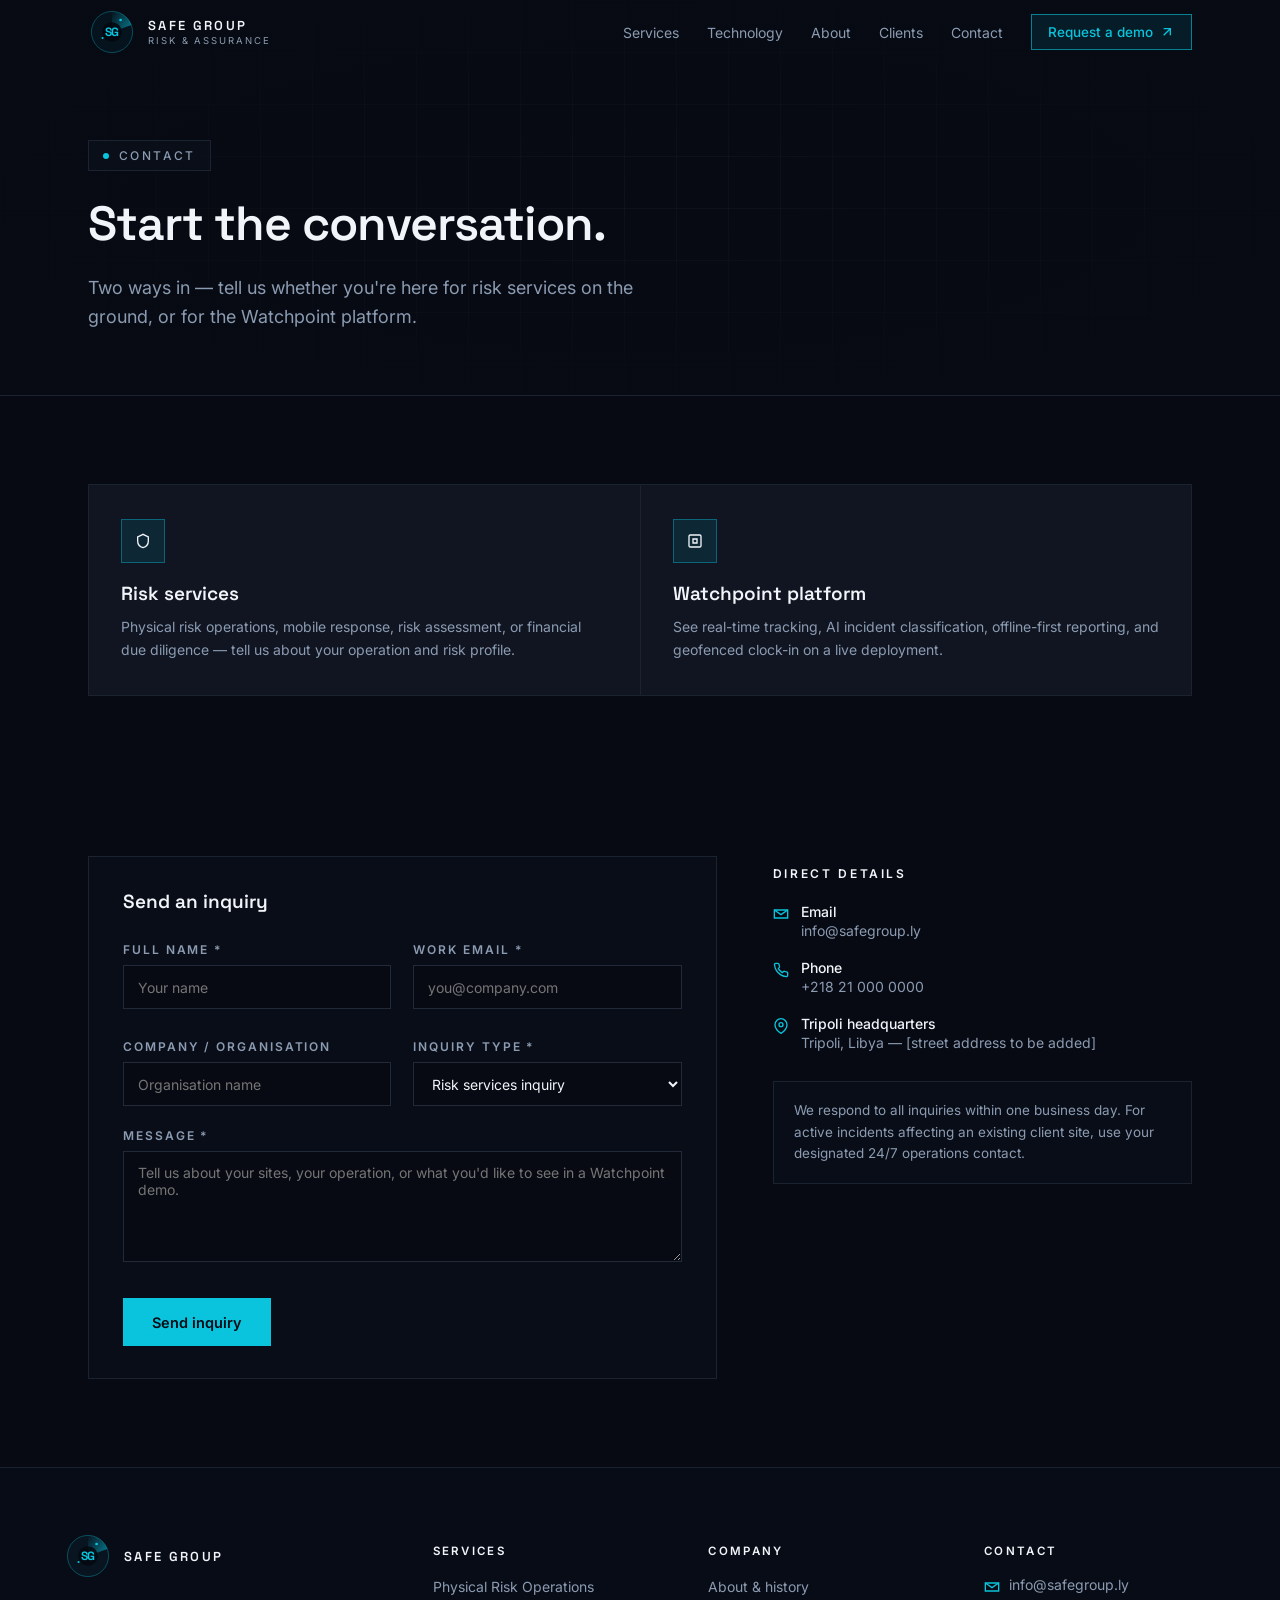
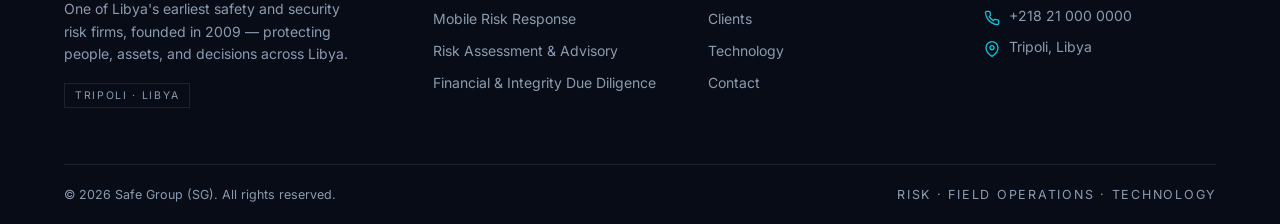
<file: contact.html>
<!DOCTYPE html>
<html lang="en">
<head>
<meta charset="UTF-8">
<meta name="viewport" content="width=device-width, initial-scale=1.0">
<title>Contact — Safety & Security Risk Services in Libya | Safe Group</title>
<meta name="description" content="Contact Safe Group in Tripoli for safety and security risk services, or request a demo of Watchpoint, our technology partner.">
<link rel="stylesheet" href="styles.css">
</head>
<body>

<header class="site">
  <div class="barinner">
    <a href="index.html" class="brand" aria-label="Safe Group home">
      <svg class="brand-mark" viewBox="0 0 56 56" aria-hidden="true"><defs><linearGradient id="sweepGrad-h5" x1="28" y1="4" x2="50.5" y2="19.8" gradientUnits="userSpaceOnUse"><stop offset="0" stop-color="#09C4DC" stop-opacity="0"/><stop offset="1" stop-color="#09C4DC" stop-opacity="0.5"/></linearGradient></defs><circle cx="28" cy="28" r="24" fill="none" stroke="#09C4DC" stroke-opacity="0.4" stroke-width="1"/><circle cx="28" cy="28" r="24" fill="#09C4DC" fill-opacity="0.05"/><path d="M28,28 L28,4 A24,24 0 0,1 50.5,19.8 Z" fill="url(#sweepGrad-h5)"/><circle cx="38" cy="14" r="1.6" fill="#09C4DC" class="geo-node-dot"/><circle cx="17" cy="35" r="1.3" fill="#09C4DC" class="geo-node-dot" style="animation-delay:1.2s"/><circle cx="28" cy="28" r="11.5" fill="#050810" fill-opacity="0.88"/><text x="28" y="33" text-anchor="middle" font-family="Space Grotesk, sans-serif" font-size="14" font-weight="700" fill="#09C4DC" letter-spacing="-0.3">SG</text></svg>
      <span class="brand-text">
        <span class="name font-display">SAFE GROUP</span>
        <span class="sub">Risk &amp; Assurance</span>
      </span>
    </a>
    <nav class="primary" aria-label="Primary">
      <a href="services.html" class="navlink">Services</a>
      <a href="watchpoint.html" class="navlink">Technology</a>
      <a href="about.html" class="navlink">About</a>
      <a href="clients.html" class="navlink">Clients</a>
      <a href="contact.html" class="navlink">Contact</a>
      <a href="contact.html?topic=watchpoint" class="btn-demo-nav">Request a demo
        <svg class="icon-sm" viewBox="0 0 24 24" fill="none" stroke="currentColor" stroke-width="2"><path d="M7 17 17 7M7 7h10v10"/></svg>
      </a>
    </nav>
    <button class="nav-toggle" aria-label="Open menu" aria-expanded="false">
      <svg class="icon" viewBox="0 0 24 24" fill="none" stroke="currentColor" stroke-width="2"><line x1="3" y1="6" x2="21" y2="6"/><line x1="3" y1="12" x2="21" y2="12"/><line x1="3" y1="18" x2="21" y2="18"/></svg>
    </button>
  </div>
  <nav class="mobile-nav" aria-label="Mobile">
    <a href="services.html" class="navlink">Services</a>
    <a href="watchpoint.html" class="navlink">Technology</a>
    <a href="about.html" class="navlink">About</a>
    <a href="clients.html" class="navlink">Clients</a>
    <a href="contact.html" class="navlink">Contact</a>
    <a href="contact.html?topic=watchpoint" class="btn btn-primary btn-demo-nav">Request a Watchpoint demo</a>
  </nav>
</header>

<section class="hero" style="min-height:44vh;">
  <div class="geo-backdrop" aria-hidden="true">
    <div class="bg-geo-grid" style="position:absolute;inset:0;"></div>
    <div class="fade"></div>
  </div>
  <div class="wrap">
    <div class="reveal in">
      <span class="eyebrow-pill"><span class="pulse-dot"></span>Contact</span>
      <h1 class="hero-h1 font-display" style="font-size:clamp(30px,4.6vw,48px); max-width:640px;">Start the conversation.</h1>
      <p class="hero-lede">Two ways in — tell us whether you're here for risk services on the ground, or for the Watchpoint platform.</p>
    </div>
  </div>
</section>

<section class="section" style="padding-bottom:0;">
  <div class="wrap">
    <div class="contact-paths">
      <button type="button" class="contact-path" data-topic="risk_services" id="path-risk">
        <span class="card-icon"><svg class="icon-sm" viewBox="0 0 24 24" fill="none" stroke="currentColor" stroke-width="2"><path d="M12 2 4 6v6c0 5 3.4 8.7 8 10 4.6-1.3 8-5 8-10V6l-8-4z"/></svg></span>
        <h2 class="font-display">Risk services</h2>
        <p>Physical risk operations, mobile response, risk assessment, or financial due diligence — tell us about your operation and risk profile.</p>
        <span class="picked">
          <svg class="icon-sm" viewBox="0 0 24 24" fill="none" stroke="currentColor" stroke-width="2.5"><path d="M20 6 9 17l-5-5"/></svg>
          Selected — start a risk inquiry
        </span>
      </button>
      <button type="button" class="contact-path" data-topic="watchpoint_demo" id="path-watchpoint">
        <span class="card-icon"><svg class="icon-sm" viewBox="0 0 24 24" fill="none" stroke="currentColor" stroke-width="2"><rect x="3" y="3" width="18" height="18" rx="2"/><path d="M9 9h6v6H9z"/></svg></span>
        <h2 class="font-display">Watchpoint platform</h2>
        <p>See real-time tracking, AI incident classification, offline-first reporting, and geofenced clock-in on a live deployment.</p>
        <span class="picked">
          <svg class="icon-sm" viewBox="0 0 24 24" fill="none" stroke="currentColor" stroke-width="2.5"><path d="M20 6 9 17l-5-5"/></svg>
          Selected — request a demo
        </span>
      </button>
    </div>
  </div>
</section>

<section class="section">
  <div class="wrap">
    <div class="contact-grid">
      <div class="reveal" id="inquiry-form">
        <div id="form-block">
          <form class="inquiry" id="inquiryForm" novalidate>
            <h2 class="font-display">Send an inquiry</h2>
            <div class="field-grid">
              <div class="field">
                <label for="name">Full name *</label>
                <input id="name" type="text" placeholder="Your name" autocomplete="name">
                <span class="err" id="name-err"></span>
              </div>
              <div class="field">
                <label for="email">Work email *</label>
                <input id="email" type="email" placeholder="you@company.com" autocomplete="email">
                <span class="err" id="email-err"></span>
              </div>
              <div class="field">
                <label for="company">Company / organisation</label>
                <input id="company" type="text" placeholder="Organisation name" autocomplete="organization">
              </div>
              <div class="field">
                <label for="topic">Inquiry type *</label>
                <select id="topic">
                  <option value="risk_services">Risk services inquiry</option>
                  <option value="watchpoint_demo">Watchpoint demo request</option>
                  <option value="general">General inquiry</option>
                </select>
              </div>
              <div class="field span2">
                <label for="message">Message *</label>
                <textarea id="message" rows="5" placeholder="Tell us about your sites, your operation, or what you'd like to see in a Watchpoint demo."></textarea>
                <span class="err" id="message-err"></span>
              </div>
            </div>
            <button type="submit" class="btn btn-primary form-submit">Send inquiry</button>
          </form>
        </div>
        <div class="form-success hidden" id="form-success">
          <span class="tick"><svg class="icon" viewBox="0 0 24 24" fill="none" stroke="currentColor" stroke-width="2.5"><path d="M20 6 9 17l-5-5"/></svg></span>
          <h2 class="font-display">Inquiry received.</h2>
          <p>Thank you — a member of the SG team will respond within one business day. For urgent matters, email us directly at <a href="mailto:info@safegroup.ly">info@safegroup.ly</a>.</p>
        </div>
      </div>

      <aside class="direct reveal">
        <h2>Direct details</h2>
        <div class="detail-list">
          <div class="detail-item">
            <svg class="icon-sm" viewBox="0 0 24 24" fill="none" stroke="currentColor" stroke-width="2"><path d="M22 6 12 13 2 6"/><path d="M2 6h20v12H2z"/></svg>
            <div><div class="lbl">Email</div><div class="val"><a href="mailto:info@safegroup.ly">info@safegroup.ly</a></div></div>
          </div>
          <div class="detail-item">
            <svg class="icon-sm" viewBox="0 0 24 24" fill="none" stroke="currentColor" stroke-width="2"><path d="M22 16.9v3a2 2 0 0 1-2.2 2 19.8 19.8 0 0 1-8.6-3 19.5 19.5 0 0 1-6-6 19.8 19.8 0 0 1-3-8.7A2 2 0 0 1 4.1 2h3a2 2 0 0 1 2 1.7c.1.9.3 1.8.6 2.7a2 2 0 0 1-.4 2.1L8 9.9a16 16 0 0 0 6 6l1.4-1.4a2 2 0 0 1 2.1-.4c.9.3 1.8.5 2.7.6a2 2 0 0 1 1.8 2.2z"/></svg>
            <div><div class="lbl">Phone</div><div class="val">+218 21 000 0000</div></div>
          </div>
          <div class="detail-item">
            <svg class="icon-sm" viewBox="0 0 24 24" fill="none" stroke="currentColor" stroke-width="2"><path d="M21 10c0 7-9 13-9 13s-9-6-9-13a9 9 0 0 1 18 0z"/><circle cx="12" cy="10" r="3"/></svg>
            <div><div class="lbl">Tripoli headquarters</div><div class="val">Tripoli, Libya — [street address to be added]</div></div>
          </div>
        </div>
        <div class="aside-note">We respond to all inquiries within one business day. For active incidents affecting an existing client site, use your designated 24/7 operations contact.</div>
      </aside>
    </div>
  </div>
</section>

<footer class="site">
  <div class="wrap footer-top">
    <div>
      <div class="footer-brand">
        <svg class="brand-mark" viewBox="0 0 56 56" aria-hidden="true"><defs><linearGradient id="sweepGrad-f5" x1="28" y1="4" x2="50.5" y2="19.8" gradientUnits="userSpaceOnUse"><stop offset="0" stop-color="#09C4DC" stop-opacity="0"/><stop offset="1" stop-color="#09C4DC" stop-opacity="0.5"/></linearGradient></defs><circle cx="28" cy="28" r="24" fill="none" stroke="#09C4DC" stroke-opacity="0.4" stroke-width="1"/><circle cx="28" cy="28" r="24" fill="#09C4DC" fill-opacity="0.05"/><path d="M28,28 L28,4 A24,24 0 0,1 50.5,19.8 Z" fill="url(#sweepGrad-f5)"/><circle cx="38" cy="14" r="1.6" fill="#09C4DC" class="geo-node-dot"/><circle cx="17" cy="35" r="1.3" fill="#09C4DC" class="geo-node-dot" style="animation-delay:1.2s"/><circle cx="28" cy="28" r="11.5" fill="#050810" fill-opacity="0.88"/><text x="28" y="33" text-anchor="middle" font-family="Space Grotesk, sans-serif" font-size="14" font-weight="700" fill="#09C4DC" letter-spacing="-0.3">SG</text></svg>
        <span class="name font-display">SAFE GROUP</span>
      </div>
      <p class="footer-about">One of Libya's earliest safety and security risk firms, founded in 2009 — protecting people, assets, and decisions across Libya.</p>
      <div class="footer-tags"><span>Tripoli · Libya</span></div>
    </div>
    <div class="footer-col">
      <h3>Services</h3>
      <ul>
        <li><a href="services.html#physical-risk">Physical Risk Operations</a></li>
        <li><a href="services.html#mobile-risk">Mobile Risk Response</a></li>
        <li><a href="services.html#risk-assessment">Risk Assessment &amp; Advisory</a></li>
        <li><a href="services.html#due-diligence">Financial &amp; Integrity Due Diligence</a></li>
      </ul>
    </div>
    <div class="footer-col">
      <h3>Company</h3>
      <ul>
        <li><a href="about.html">About &amp; history</a></li>
        <li><a href="clients.html">Clients</a></li>
        <li><a href="watchpoint.html">Technology</a></li>
        <li><a href="contact.html">Contact</a></li>
      </ul>
    </div>
    <div class="footer-col">
      <h3>Contact</h3>
      <ul>
        <li class="fitem"><svg class="icon-sm" viewBox="0 0 24 24" fill="none" stroke="currentColor" stroke-width="2"><path d="M22 6 12 13 2 6"/><path d="M2 6h20v12H2z"/></svg><a href="mailto:info@safegroup.ly">info@safegroup.ly</a></li>
        <li class="fitem"><svg class="icon-sm" viewBox="0 0 24 24" fill="none" stroke="currentColor" stroke-width="2"><path d="M22 16.9v3a2 2 0 0 1-2.2 2 19.8 19.8 0 0 1-8.6-3 19.5 19.5 0 0 1-6-6 19.8 19.8 0 0 1-3-8.7A2 2 0 0 1 4.1 2h3a2 2 0 0 1 2 1.7c.1.9.3 1.8.6 2.7a2 2 0 0 1-.4 2.1L8 9.9a16 16 0 0 0 6 6l1.4-1.4a2 2 0 0 1 2.1-.4c.9.3 1.8.5 2.7.6a2 2 0 0 1 1.8 2.2z"/></svg><span>+218 21 000 0000</span></li>
        <li class="fitem"><svg class="icon-sm" viewBox="0 0 24 24" fill="none" stroke="currentColor" stroke-width="2"><path d="M21 10c0 7-9 13-9 13s-9-6-9-13a9 9 0 0 1 18 0z"/><circle cx="12" cy="10" r="3"/></svg><span>Tripoli, Libya</span></li>
      </ul>
    </div>
  </div>
  <div class="wrap footer-bottom">
    <span>© 2026 Safe Group (SG). All rights reserved.</span>
    <span class="tag">Risk · Field Operations · Technology</span>
  </div>
</footer>

<script src="main.js"></script>
<script>
  document.querySelectorAll('a.navlink').forEach((a) => {
    if (a.getAttribute('href') === 'contact.html') a.classList.add('active');
  });
  // Pre-select topic from ?topic= param
  const params = new URLSearchParams(window.location.search);
  const topicParam = params.get('topic');
  const topicSelect = document.getElementById('topic');
  const pathRisk = document.getElementById('path-risk');
  const pathWatchpoint = document.getElementById('path-watchpoint');
  if (topicParam === 'watchpoint') {
    topicSelect.value = 'watchpoint_demo';
    pathWatchpoint.classList.add('active');
  } else if (topicParam === 'risk') {
    topicSelect.value = 'risk_services';
    pathRisk.classList.add('active');
  }
</script>
</body>
</html>
</file>
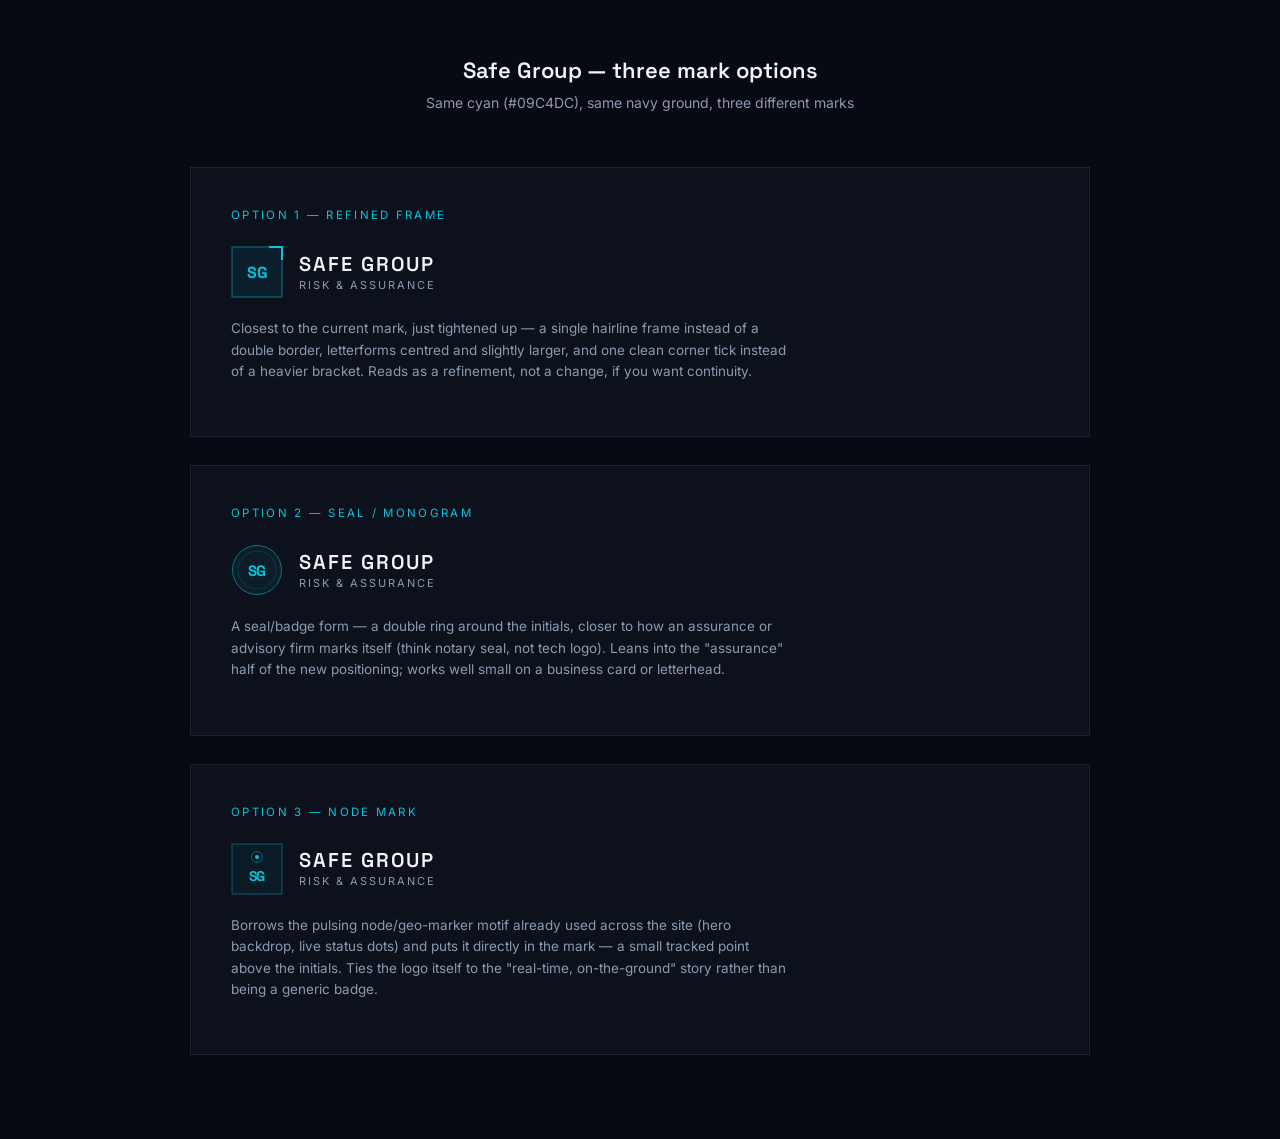
<file: logo-options.html>
<!DOCTYPE html>
<html lang="en">
<head>
<meta charset="UTF-8">
<meta name="viewport" content="width=device-width, initial-scale=1.0">
<title>Safe Group — Logo Options</title>
<link href="https://fonts.googleapis.com/css2?family=Space+Grotesk:wght@500;600;700&family=Inter:wght@400;500;600&display=swap" rel="stylesheet">
<style>
  :root {
    --background: hsl(222 47% 5%);
    --card: hsl(221 39% 8%);
    --foreground: hsl(210 40% 96%);
    --muted: hsl(215 20% 62%);
    --primary: hsl(187 92% 45%);
    --border: hsl(220 26% 15%);
  }
  * { box-sizing: border-box; }
  body {
    margin: 0;
    background: var(--background);
    color: var(--foreground);
    font-family: 'Inter', sans-serif;
    padding: 56px 24px;
  }
  .wrap { max-width: 900px; margin: 0 auto; }
  .intro { text-align: center; margin-bottom: 56px; }
  .intro h1 { font-family: 'Space Grotesk', sans-serif; font-size: 22px; font-weight: 600; margin: 0; }
  .intro p { color: var(--muted); font-size: 14px; margin: 10px 0 0; }
  .option {
    border: 1px solid var(--border);
    background: var(--card);
    margin-bottom: 28px;
    padding: 40px;
  }
  .option-label {
    font-size: 11.5px;
    text-transform: uppercase;
    letter-spacing: .2em;
    color: var(--primary);
    margin-bottom: 24px;
  }
  .lockup { display: flex; align-items: center; gap: 16px; margin-bottom: 20px; }
  .brand-text { display: flex; flex-direction: column; line-height: 1; }
  .brand-text .name { font-family: 'Space Grotesk', sans-serif; font-size: 20px; font-weight: 600; letter-spacing: .1em; }
  .brand-text .sub { margin-top: 6px; font-size: 11px; letter-spacing: .18em; text-transform: uppercase; color: var(--muted); }
  .option-note { font-size: 13.5px; color: var(--muted); line-height: 1.6; max-width: 560px; }
  svg { flex-shrink: 0; display: block; }
</style>
</head>
<body>
<div class="wrap">
  <div class="intro">
    <h1>Safe Group — three mark options</h1>
    <p>Same cyan (#09C4DC), same navy ground, three different marks</p>
  </div>

  <div class="option">
    <div class="option-label">Option 1 — Refined frame</div>
    <div class="lockup">
      <svg width="52" height="52" viewBox="0 0 52 52">
        <rect x="1" y="1" width="50" height="50" fill="none" stroke="#09C4DC" stroke-opacity="0.55" stroke-width="1"/>
        <rect x="1" y="1" width="50" height="50" fill="#09C4DC" fill-opacity="0.08"/>
        <path d="M38 1 L51 1 L51 14" fill="none" stroke="#09C4DC" stroke-width="2"/>
        <text x="26" y="32" text-anchor="middle" font-family="Space Grotesk, sans-serif" font-size="16" font-weight="700" fill="#09C4DC" letter-spacing="-0.5">SG</text>
      </svg>
      <div class="brand-text">
        <span class="name">SAFE GROUP</span>
        <span class="sub">Risk &amp; Assurance</span>
      </div>
    </div>
    <p class="option-note">Closest to the current mark, just tightened up — a single hairline frame instead of a double border, letterforms centred and slightly larger, and one clean corner tick instead of a heavier bracket. Reads as a refinement, not a change, if you want continuity.</p>
  </div>

  <div class="option">
    <div class="option-label">Option 2 — Seal / monogram</div>
    <div class="lockup">
      <svg width="52" height="52" viewBox="0 0 52 52">
        <circle cx="26" cy="26" r="24.5" fill="none" stroke="#09C4DC" stroke-opacity="0.55" stroke-width="1"/>
        <circle cx="26" cy="26" r="24.5" fill="#09C4DC" fill-opacity="0.07"/>
        <circle cx="26" cy="26" r="19" fill="none" stroke="#09C4DC" stroke-opacity="0.35" stroke-width="0.5"/>
        <text x="26" y="32" text-anchor="middle" font-family="Space Grotesk, sans-serif" font-size="15" font-weight="700" fill="#09C4DC" letter-spacing="-0.3">SG</text>
      </svg>
      <div class="brand-text">
        <span class="name">SAFE GROUP</span>
        <span class="sub">Risk &amp; Assurance</span>
      </div>
    </div>
    <p class="option-note">A seal/badge form — a double ring around the initials, closer to how an assurance or advisory firm marks itself (think notary seal, not tech logo). Leans into the "assurance" half of the new positioning; works well small on a business card or letterhead.</p>
  </div>

  <div class="option">
    <div class="option-label">Option 3 — Node mark</div>
    <div class="lockup">
      <svg width="52" height="52" viewBox="0 0 52 52">
        <rect x="1" y="1" width="50" height="50" fill="none" stroke="#09C4DC" stroke-opacity="0.4" stroke-width="1"/>
        <rect x="1" y="1" width="50" height="50" fill="#09C4DC" fill-opacity="0.06"/>
        <circle cx="26" cy="14" r="2" fill="#09C4DC"/>
        <circle cx="26" cy="14" r="5.5" fill="none" stroke="#09C4DC" stroke-opacity="0.4" stroke-width="1"/>
        <text x="26" y="38" text-anchor="middle" font-family="Space Grotesk, sans-serif" font-size="14" font-weight="700" fill="#09C4DC" letter-spacing="-0.3">SG</text>
      </svg>
      <div class="brand-text">
        <span class="name">SAFE GROUP</span>
        <span class="sub">Risk &amp; Assurance</span>
      </div>
    </div>
    <p class="option-note">Borrows the pulsing node/geo-marker motif already used across the site (hero backdrop, live status dots) and puts it directly in the mark — a small tracked point above the initials. Ties the logo itself to the "real-time, on-the-ground" story rather than being a generic badge.</p>
  </div>
</div>
</body>
</html>
</file>
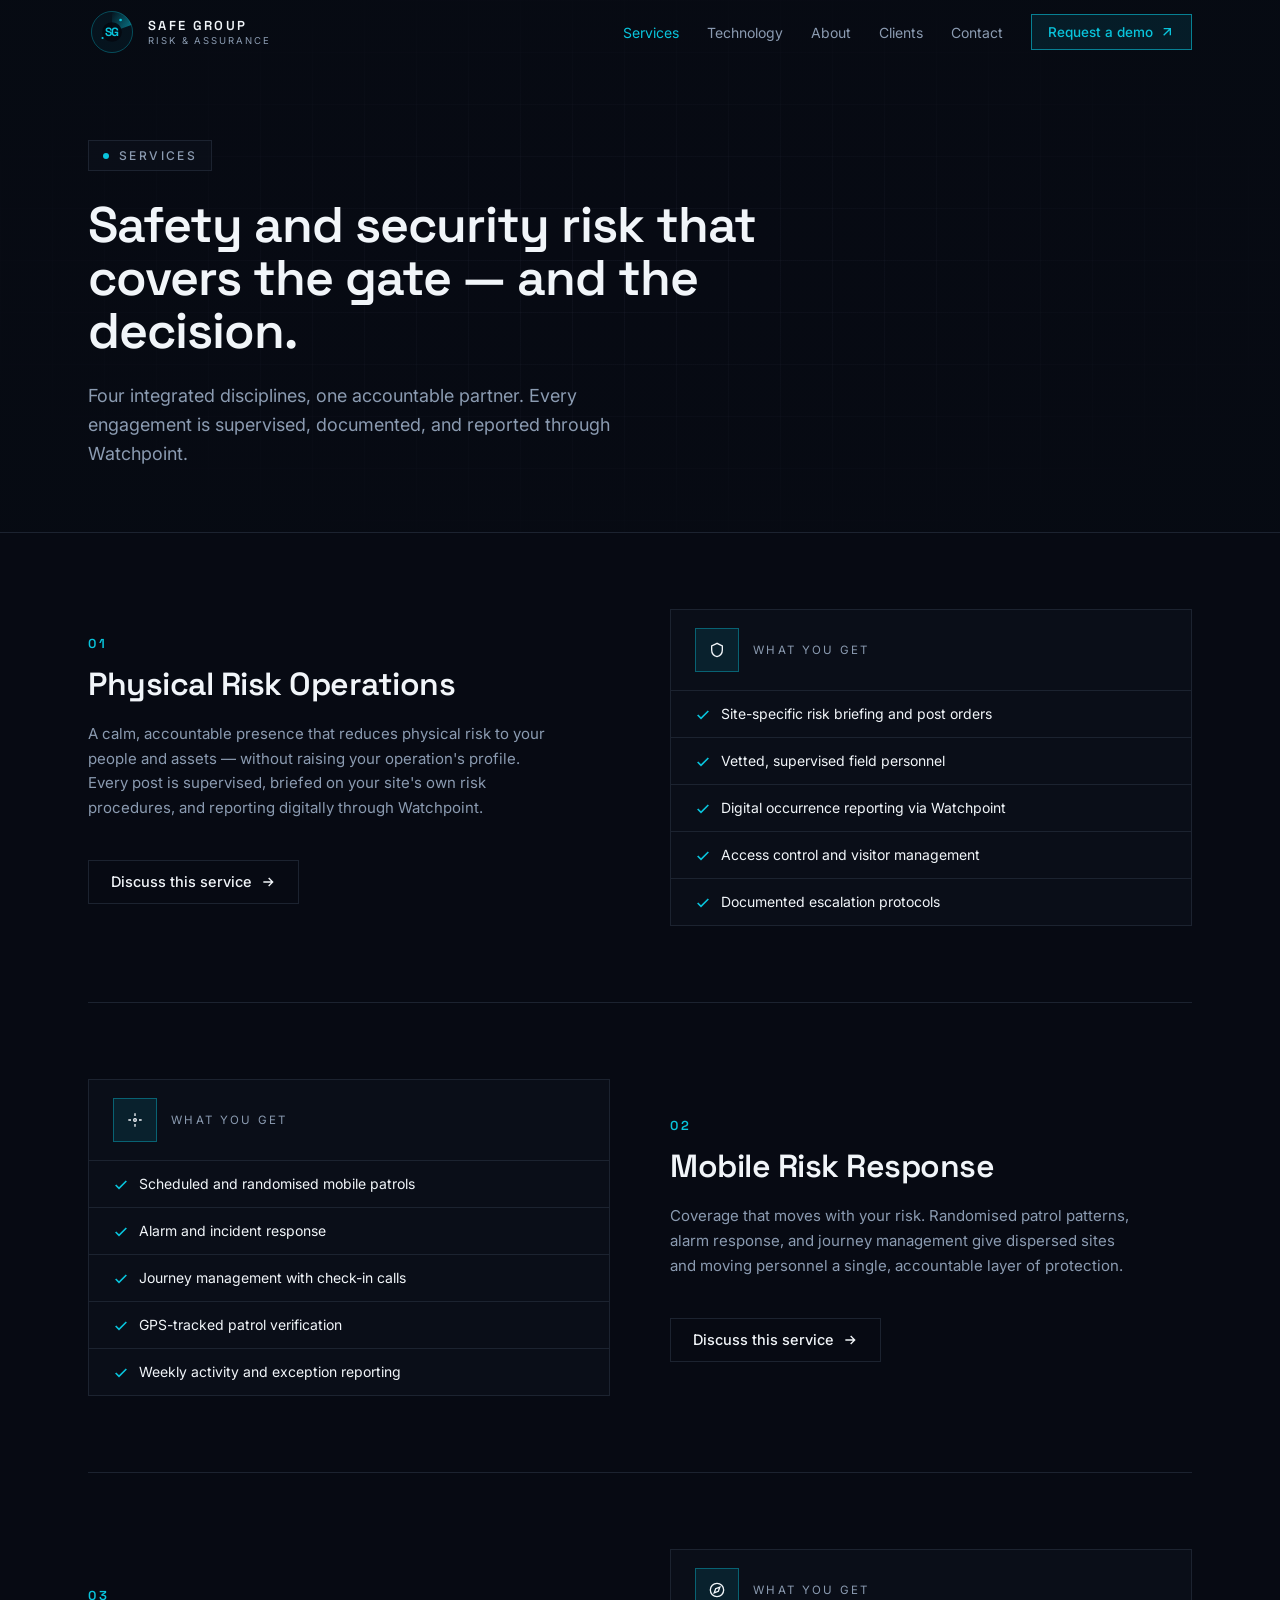
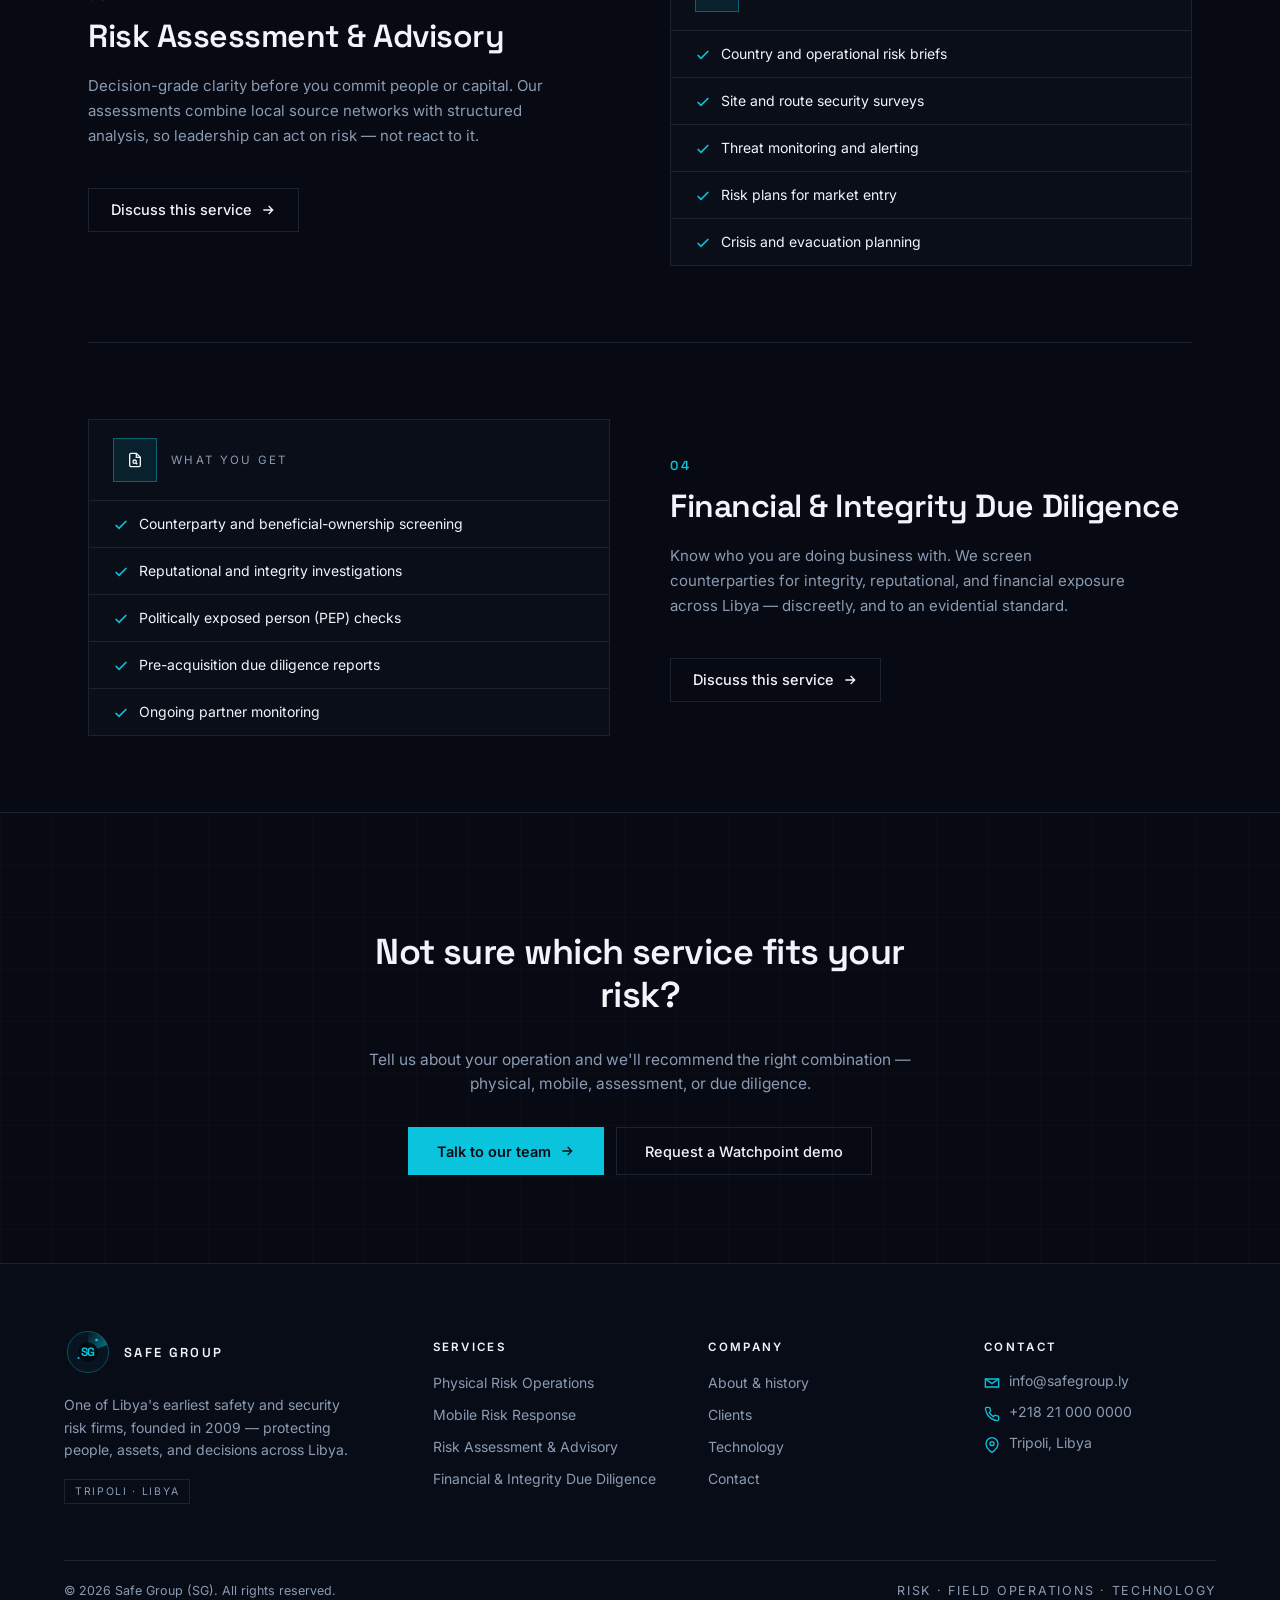
<file: services.html>
<!DOCTYPE html>
<html lang="en">
<head>
<meta charset="UTF-8">
<meta name="viewport" content="width=device-width, initial-scale=1.0">
<title>Safety & Security Services — Risk, Mobile Response & Due Diligence | Safe Group</title>
<meta name="description" content="Safe Group's four safety and security risk practice areas: physical risk operations, mobile risk response, risk assessment, and financial due diligence — delivered across Libya since 2009.">
<link rel="stylesheet" href="styles.css">
</head>
<body>

<header class="site">
  <div class="barinner">
    <a href="index.html" class="brand" aria-label="Safe Group home">
      <svg class="brand-mark" viewBox="0 0 56 56" aria-hidden="true"><defs><linearGradient id="sweepGrad-h1" x1="28" y1="4" x2="50.5" y2="19.8" gradientUnits="userSpaceOnUse"><stop offset="0" stop-color="#09C4DC" stop-opacity="0"/><stop offset="1" stop-color="#09C4DC" stop-opacity="0.5"/></linearGradient></defs><circle cx="28" cy="28" r="24" fill="none" stroke="#09C4DC" stroke-opacity="0.4" stroke-width="1"/><circle cx="28" cy="28" r="24" fill="#09C4DC" fill-opacity="0.05"/><path d="M28,28 L28,4 A24,24 0 0,1 50.5,19.8 Z" fill="url(#sweepGrad-h1)"/><circle cx="38" cy="14" r="1.6" fill="#09C4DC" class="geo-node-dot"/><circle cx="17" cy="35" r="1.3" fill="#09C4DC" class="geo-node-dot" style="animation-delay:1.2s"/><circle cx="28" cy="28" r="11.5" fill="#050810" fill-opacity="0.88"/><text x="28" y="33" text-anchor="middle" font-family="Space Grotesk, sans-serif" font-size="14" font-weight="700" fill="#09C4DC" letter-spacing="-0.3">SG</text></svg>
      <span class="brand-text">
        <span class="name font-display">SAFE GROUP</span>
        <span class="sub">Risk &amp; Assurance</span>
      </span>
    </a>
    <nav class="primary" aria-label="Primary">
      <a href="services.html" class="navlink">Services</a>
      <a href="watchpoint.html" class="navlink">Technology</a>
      <a href="about.html" class="navlink">About</a>
      <a href="clients.html" class="navlink">Clients</a>
      <a href="contact.html" class="navlink">Contact</a>
      <a href="contact.html?topic=watchpoint" class="btn-demo-nav">Request a demo
        <svg class="icon-sm" viewBox="0 0 24 24" fill="none" stroke="currentColor" stroke-width="2"><path d="M7 17 17 7M7 7h10v10"/></svg>
      </a>
    </nav>
    <button class="nav-toggle" aria-label="Open menu" aria-expanded="false">
      <svg class="icon" viewBox="0 0 24 24" fill="none" stroke="currentColor" stroke-width="2"><line x1="3" y1="6" x2="21" y2="6"/><line x1="3" y1="12" x2="21" y2="12"/><line x1="3" y1="18" x2="21" y2="18"/></svg>
    </button>
  </div>
  <nav class="mobile-nav" aria-label="Mobile">
    <a href="services.html" class="navlink">Services</a>
    <a href="watchpoint.html" class="navlink">Technology</a>
    <a href="about.html" class="navlink">About</a>
    <a href="clients.html" class="navlink">Clients</a>
    <a href="contact.html" class="navlink">Contact</a>
    <a href="contact.html?topic=watchpoint" class="btn btn-primary btn-demo-nav">Request a Watchpoint demo</a>
  </nav>
</header>

<section class="hero" style="min-height:52vh;">
  <div class="geo-backdrop" aria-hidden="true">
    <div class="bg-geo-grid" style="position:absolute;inset:0;"></div>
    <div class="fade"></div>
  </div>
  <div class="wrap">
    <div class="reveal in">
      <span class="eyebrow-pill"><span class="pulse-dot"></span>Services</span>
      <h1 class="hero-h1 font-display" style="font-size:clamp(30px,4.6vw,50px); max-width:680px;">Safety and security risk that covers the gate — and the decision.</h1>
      <p class="hero-lede">Four integrated disciplines, one accountable partner. Every engagement is supervised, documented, and reported through Watchpoint.</p>
    </div>
  </div>
</section>

<section class="wrap">
  <div id="physical-risk" class="svc-detail">
    <div class="txt reveal">
      <span class="idx font-display">01</span>
      <h2 class="font-display">Physical Risk Operations</h2>
      <p>A calm, accountable presence that reduces physical risk to your people and assets — without raising your operation's profile. Every post is supervised, briefed on your site's own risk procedures, and reporting digitally through Watchpoint.</p>
      <a href="contact.html?topic=risk&service=physical-risk" class="btn btn-outline" style="margin-top:24px; height:44px; padding:0 22px;">Discuss this service
        <svg class="icon-sm" viewBox="0 0 24 24" fill="none" stroke="currentColor" stroke-width="2"><path d="M5 12h14M13 6l6 6-6 6"/></svg>
      </a>
    </div>
    <div class="box reveal">
      <div class="svc-box">
        <div class="hd">
          <span class="card-icon"><svg class="icon-sm" viewBox="0 0 24 24" fill="none" stroke="currentColor" stroke-width="2"><path d="M12 2 4 6v6c0 5 3.4 8.7 8 10 4.6-1.3 8-5 8-10V6l-8-4z"/></svg></span>
          <span class="lbl">What you get</span>
        </div>
        <ul>
          <li><svg class="check icon-sm" viewBox="0 0 24 24" fill="none" stroke="currentColor" stroke-width="2.5"><path d="M20 6 9 17l-5-5"/></svg>Site-specific risk briefing and post orders</li>
          <li><svg class="check icon-sm" viewBox="0 0 24 24" fill="none" stroke="currentColor" stroke-width="2.5"><path d="M20 6 9 17l-5-5"/></svg>Vetted, supervised field personnel</li>
          <li><svg class="check icon-sm" viewBox="0 0 24 24" fill="none" stroke="currentColor" stroke-width="2.5"><path d="M20 6 9 17l-5-5"/></svg>Digital occurrence reporting via Watchpoint</li>
          <li><svg class="check icon-sm" viewBox="0 0 24 24" fill="none" stroke="currentColor" stroke-width="2.5"><path d="M20 6 9 17l-5-5"/></svg>Access control and visitor management</li>
          <li><svg class="check icon-sm" viewBox="0 0 24 24" fill="none" stroke="currentColor" stroke-width="2.5"><path d="M20 6 9 17l-5-5"/></svg>Documented escalation protocols</li>
        </ul>
      </div>
    </div>
  </div>

  <div id="mobile-risk" class="svc-detail flip">
    <div class="txt reveal">
      <span class="idx font-display">02</span>
      <h2 class="font-display">Mobile Risk Response</h2>
      <p>Coverage that moves with your risk. Randomised patrol patterns, alarm response, and journey management give dispersed sites and moving personnel a single, accountable layer of protection.</p>
      <a href="contact.html?topic=risk&service=mobile-risk" class="btn btn-outline" style="margin-top:24px; height:44px; padding:0 22px;">Discuss this service
        <svg class="icon-sm" viewBox="0 0 24 24" fill="none" stroke="currentColor" stroke-width="2"><path d="M5 12h14M13 6l6 6-6 6"/></svg>
      </a>
    </div>
    <div class="box reveal">
      <div class="svc-box">
        <div class="hd">
          <span class="card-icon"><svg class="icon-sm" viewBox="0 0 24 24" fill="none" stroke="currentColor" stroke-width="2"><circle cx="12" cy="12" r="2"/><path d="M12 2v4M12 18v4M2 12h4M18 12h4"/></svg></span>
          <span class="lbl">What you get</span>
        </div>
        <ul>
          <li><svg class="check icon-sm" viewBox="0 0 24 24" fill="none" stroke="currentColor" stroke-width="2.5"><path d="M20 6 9 17l-5-5"/></svg>Scheduled and randomised mobile patrols</li>
          <li><svg class="check icon-sm" viewBox="0 0 24 24" fill="none" stroke="currentColor" stroke-width="2.5"><path d="M20 6 9 17l-5-5"/></svg>Alarm and incident response</li>
          <li><svg class="check icon-sm" viewBox="0 0 24 24" fill="none" stroke="currentColor" stroke-width="2.5"><path d="M20 6 9 17l-5-5"/></svg>Journey management with check-in calls</li>
          <li><svg class="check icon-sm" viewBox="0 0 24 24" fill="none" stroke="currentColor" stroke-width="2.5"><path d="M20 6 9 17l-5-5"/></svg>GPS-tracked patrol verification</li>
          <li><svg class="check icon-sm" viewBox="0 0 24 24" fill="none" stroke="currentColor" stroke-width="2.5"><path d="M20 6 9 17l-5-5"/></svg>Weekly activity and exception reporting</li>
        </ul>
      </div>
    </div>
  </div>

  <div id="risk-assessment" class="svc-detail">
    <div class="txt reveal">
      <span class="idx font-display">03</span>
      <h2 class="font-display">Risk Assessment &amp; Advisory</h2>
      <p>Decision-grade clarity before you commit people or capital. Our assessments combine local source networks with structured analysis, so leadership can act on risk — not react to it.</p>
      <a href="contact.html?topic=risk&service=risk-assessment" class="btn btn-outline" style="margin-top:24px; height:44px; padding:0 22px;">Discuss this service
        <svg class="icon-sm" viewBox="0 0 24 24" fill="none" stroke="currentColor" stroke-width="2"><path d="M5 12h14M13 6l6 6-6 6"/></svg>
      </a>
    </div>
    <div class="box reveal">
      <div class="svc-box">
        <div class="hd">
          <span class="card-icon"><svg class="icon-sm" viewBox="0 0 24 24" fill="none" stroke="currentColor" stroke-width="2"><circle cx="12" cy="12" r="10"/><path d="M16.2 7.8 14 14l-6.2 2.2L10 10l6.2-2.2z"/></svg></span>
          <span class="lbl">What you get</span>
        </div>
        <ul>
          <li><svg class="check icon-sm" viewBox="0 0 24 24" fill="none" stroke="currentColor" stroke-width="2.5"><path d="M20 6 9 17l-5-5"/></svg>Country and operational risk briefs</li>
          <li><svg class="check icon-sm" viewBox="0 0 24 24" fill="none" stroke="currentColor" stroke-width="2.5"><path d="M20 6 9 17l-5-5"/></svg>Site and route security surveys</li>
          <li><svg class="check icon-sm" viewBox="0 0 24 24" fill="none" stroke="currentColor" stroke-width="2.5"><path d="M20 6 9 17l-5-5"/></svg>Threat monitoring and alerting</li>
          <li><svg class="check icon-sm" viewBox="0 0 24 24" fill="none" stroke="currentColor" stroke-width="2.5"><path d="M20 6 9 17l-5-5"/></svg>Risk plans for market entry</li>
          <li><svg class="check icon-sm" viewBox="0 0 24 24" fill="none" stroke="currentColor" stroke-width="2.5"><path d="M20 6 9 17l-5-5"/></svg>Crisis and evacuation planning</li>
        </ul>
      </div>
    </div>
  </div>

  <div id="due-diligence" class="svc-detail flip">
    <div class="txt reveal">
      <span class="idx font-display">04</span>
      <h2 class="font-display">Financial &amp; Integrity Due Diligence</h2>
      <p>Know who you are doing business with. We screen counterparties for integrity, reputational, and financial exposure across Libya — discreetly, and to an evidential standard.</p>
      <a href="contact.html?topic=risk&service=due-diligence" class="btn btn-outline" style="margin-top:24px; height:44px; padding:0 22px;">Discuss this service
        <svg class="icon-sm" viewBox="0 0 24 24" fill="none" stroke="currentColor" stroke-width="2"><path d="M5 12h14M13 6l6 6-6 6"/></svg>
      </a>
    </div>
    <div class="box reveal">
      <div class="svc-box">
        <div class="hd">
          <span class="card-icon"><svg class="icon-sm" viewBox="0 0 24 24" fill="none" stroke="currentColor" stroke-width="2"><path d="M14 2H6a2 2 0 0 0-2 2v16a2 2 0 0 0 2 2h12a2 2 0 0 0 2-2V8z"/><path d="M14 2v6h6"/><circle cx="11.5" cy="14.5" r="2.5"/><path d="m13.5 16.5 2 2"/></svg></span>
          <span class="lbl">What you get</span>
        </div>
        <ul>
          <li><svg class="check icon-sm" viewBox="0 0 24 24" fill="none" stroke="currentColor" stroke-width="2.5"><path d="M20 6 9 17l-5-5"/></svg>Counterparty and beneficial-ownership screening</li>
          <li><svg class="check icon-sm" viewBox="0 0 24 24" fill="none" stroke="currentColor" stroke-width="2.5"><path d="M20 6 9 17l-5-5"/></svg>Reputational and integrity investigations</li>
          <li><svg class="check icon-sm" viewBox="0 0 24 24" fill="none" stroke="currentColor" stroke-width="2.5"><path d="M20 6 9 17l-5-5"/></svg>Politically exposed person (PEP) checks</li>
          <li><svg class="check icon-sm" viewBox="0 0 24 24" fill="none" stroke="currentColor" stroke-width="2.5"><path d="M20 6 9 17l-5-5"/></svg>Pre-acquisition due diligence reports</li>
          <li><svg class="check icon-sm" viewBox="0 0 24 24" fill="none" stroke="currentColor" stroke-width="2.5"><path d="M20 6 9 17l-5-5"/></svg>Ongoing partner monitoring</li>
        </ul>
      </div>
    </div>
  </div>
</section>

<section class="cta-band">
  <div class="geo-backdrop dim" aria-hidden="true"><div class="bg-geo-grid" style="position:absolute;inset:0;"></div></div>
  <div class="wrap reveal">
    <h2 class="font-display">Not sure which service fits your risk?</h2>
    <p>Tell us about your operation and we'll recommend the right combination — physical, mobile, assessment, or due diligence.</p>
    <div class="hero-actions">
      <a href="contact.html?topic=risk" class="btn btn-primary">Talk to our team
        <svg class="icon-sm" viewBox="0 0 24 24" fill="none" stroke="currentColor" stroke-width="2"><path d="M5 12h14M13 6l6 6-6 6"/></svg>
      </a>
      <a href="contact.html?topic=watchpoint" class="btn btn-outline">Request a Watchpoint demo</a>
    </div>
  </div>
</section>

<footer class="site">
  <div class="wrap footer-top">
    <div>
      <div class="footer-brand">
        <svg class="brand-mark" viewBox="0 0 56 56" aria-hidden="true"><defs><linearGradient id="sweepGrad-f1" x1="28" y1="4" x2="50.5" y2="19.8" gradientUnits="userSpaceOnUse"><stop offset="0" stop-color="#09C4DC" stop-opacity="0"/><stop offset="1" stop-color="#09C4DC" stop-opacity="0.5"/></linearGradient></defs><circle cx="28" cy="28" r="24" fill="none" stroke="#09C4DC" stroke-opacity="0.4" stroke-width="1"/><circle cx="28" cy="28" r="24" fill="#09C4DC" fill-opacity="0.05"/><path d="M28,28 L28,4 A24,24 0 0,1 50.5,19.8 Z" fill="url(#sweepGrad-f1)"/><circle cx="38" cy="14" r="1.6" fill="#09C4DC" class="geo-node-dot"/><circle cx="17" cy="35" r="1.3" fill="#09C4DC" class="geo-node-dot" style="animation-delay:1.2s"/><circle cx="28" cy="28" r="11.5" fill="#050810" fill-opacity="0.88"/><text x="28" y="33" text-anchor="middle" font-family="Space Grotesk, sans-serif" font-size="14" font-weight="700" fill="#09C4DC" letter-spacing="-0.3">SG</text></svg>
        <span class="name font-display">SAFE GROUP</span>
      </div>
      <p class="footer-about">One of Libya's earliest safety and security risk firms, founded in 2009 — protecting people, assets, and decisions across Libya.</p>
      <div class="footer-tags"><span>Tripoli · Libya</span></div>
    </div>
    <div class="footer-col">
      <h3>Services</h3>
      <ul>
        <li><a href="services.html#physical-risk">Physical Risk Operations</a></li>
        <li><a href="services.html#mobile-risk">Mobile Risk Response</a></li>
        <li><a href="services.html#risk-assessment">Risk Assessment &amp; Advisory</a></li>
        <li><a href="services.html#due-diligence">Financial &amp; Integrity Due Diligence</a></li>
      </ul>
    </div>
    <div class="footer-col">
      <h3>Company</h3>
      <ul>
        <li><a href="about.html">About &amp; history</a></li>
        <li><a href="clients.html">Clients</a></li>
        <li><a href="watchpoint.html">Technology</a></li>
        <li><a href="contact.html">Contact</a></li>
      </ul>
    </div>
    <div class="footer-col">
      <h3>Contact</h3>
      <ul>
        <li class="fitem"><svg class="icon-sm" viewBox="0 0 24 24" fill="none" stroke="currentColor" stroke-width="2"><path d="M22 6 12 13 2 6"/><path d="M2 6h20v12H2z"/></svg><a href="mailto:info@safegroup.ly">info@safegroup.ly</a></li>
        <li class="fitem"><svg class="icon-sm" viewBox="0 0 24 24" fill="none" stroke="currentColor" stroke-width="2"><path d="M22 16.9v3a2 2 0 0 1-2.2 2 19.8 19.8 0 0 1-8.6-3 19.5 19.5 0 0 1-6-6 19.8 19.8 0 0 1-3-8.7A2 2 0 0 1 4.1 2h3a2 2 0 0 1 2 1.7c.1.9.3 1.8.6 2.7a2 2 0 0 1-.4 2.1L8 9.9a16 16 0 0 0 6 6l1.4-1.4a2 2 0 0 1 2.1-.4c.9.3 1.8.5 2.7.6a2 2 0 0 1 1.8 2.2z"/></svg><span>+218 21 000 0000</span></li>
        <li class="fitem"><svg class="icon-sm" viewBox="0 0 24 24" fill="none" stroke="currentColor" stroke-width="2"><path d="M21 10c0 7-9 13-9 13s-9-6-9-13a9 9 0 0 1 18 0z"/><circle cx="12" cy="10" r="3"/></svg><span>Tripoli, Libya</span></li>
      </ul>
    </div>
  </div>
  <div class="wrap footer-bottom">
    <span>© 2026 Safe Group (SG). All rights reserved.</span>
    <span class="tag">Risk · Field Operations · Technology</span>
  </div>
</footer>

<script src="main.js"></script>
<script>
  document.querySelectorAll('a.navlink').forEach((a) => {
    if (a.getAttribute('href') === 'services.html') a.classList.add('active');
  });
</script>
</body>
</html>
</file>
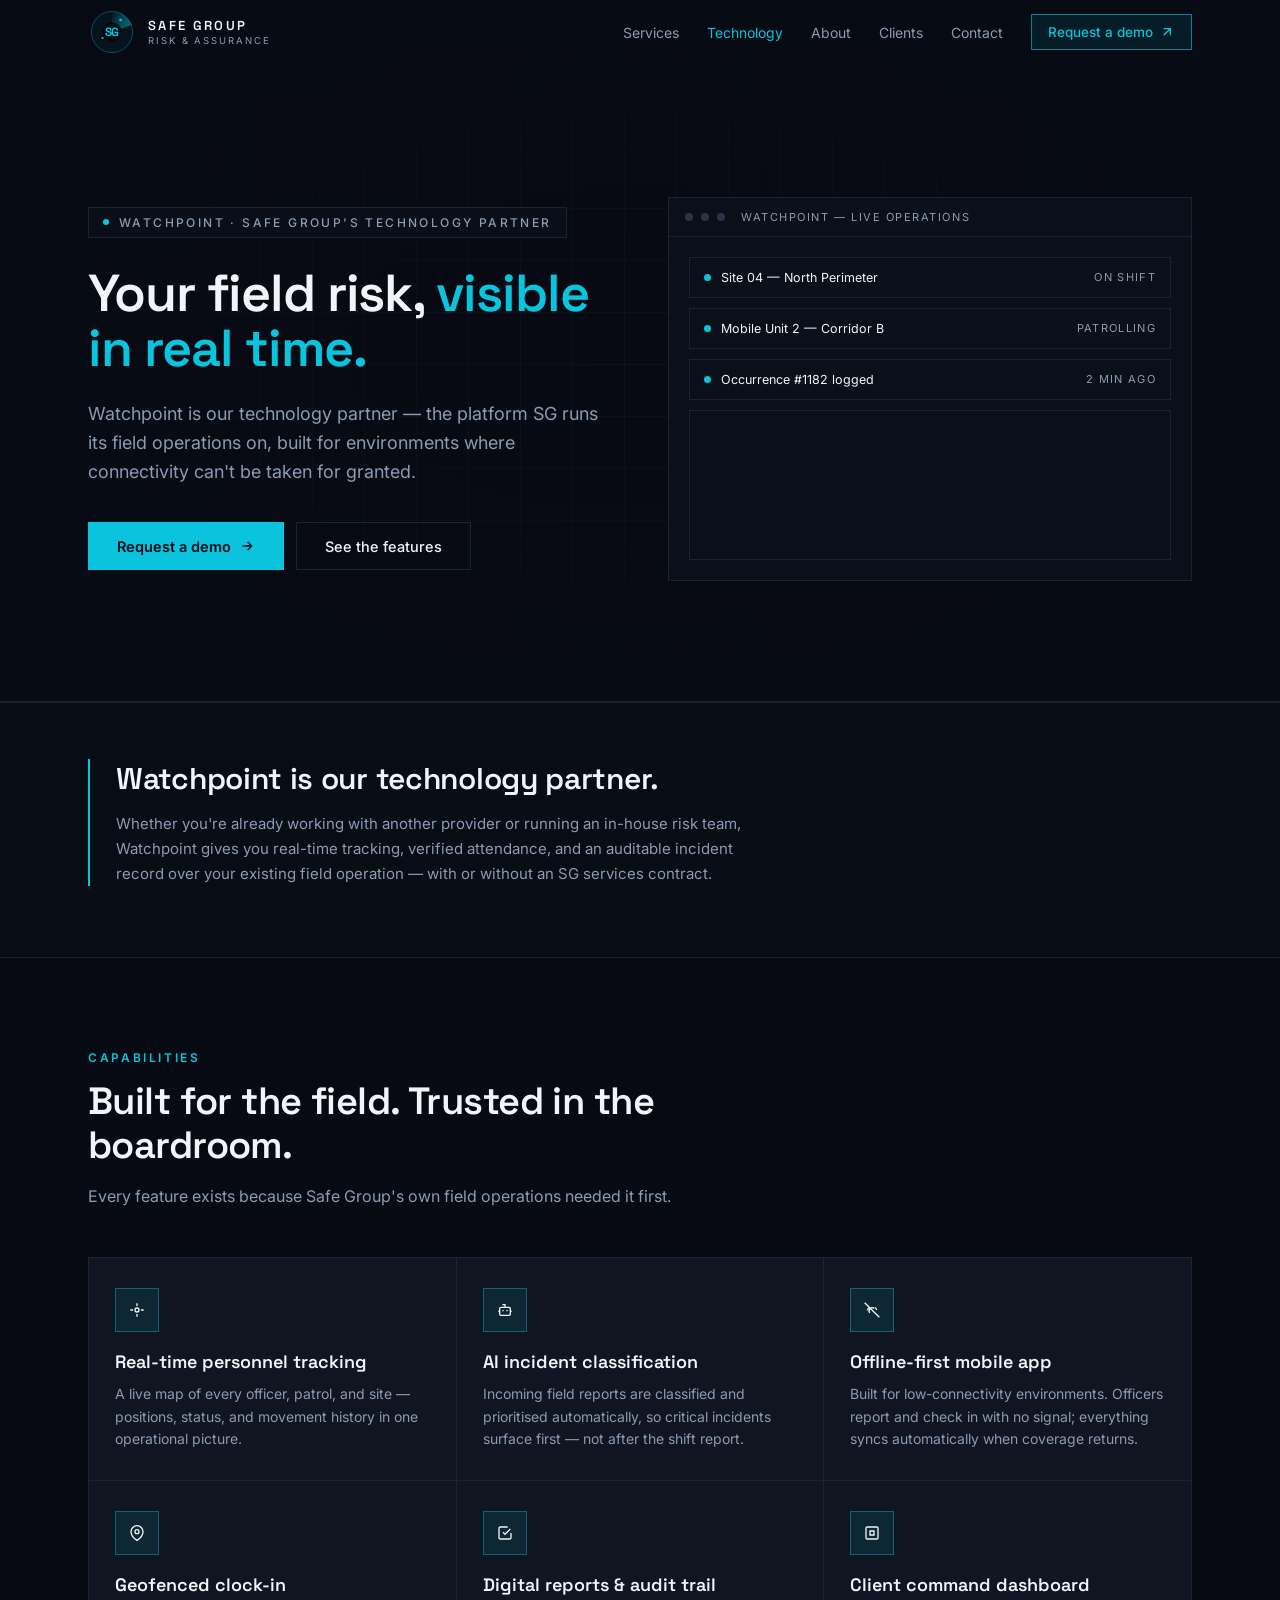
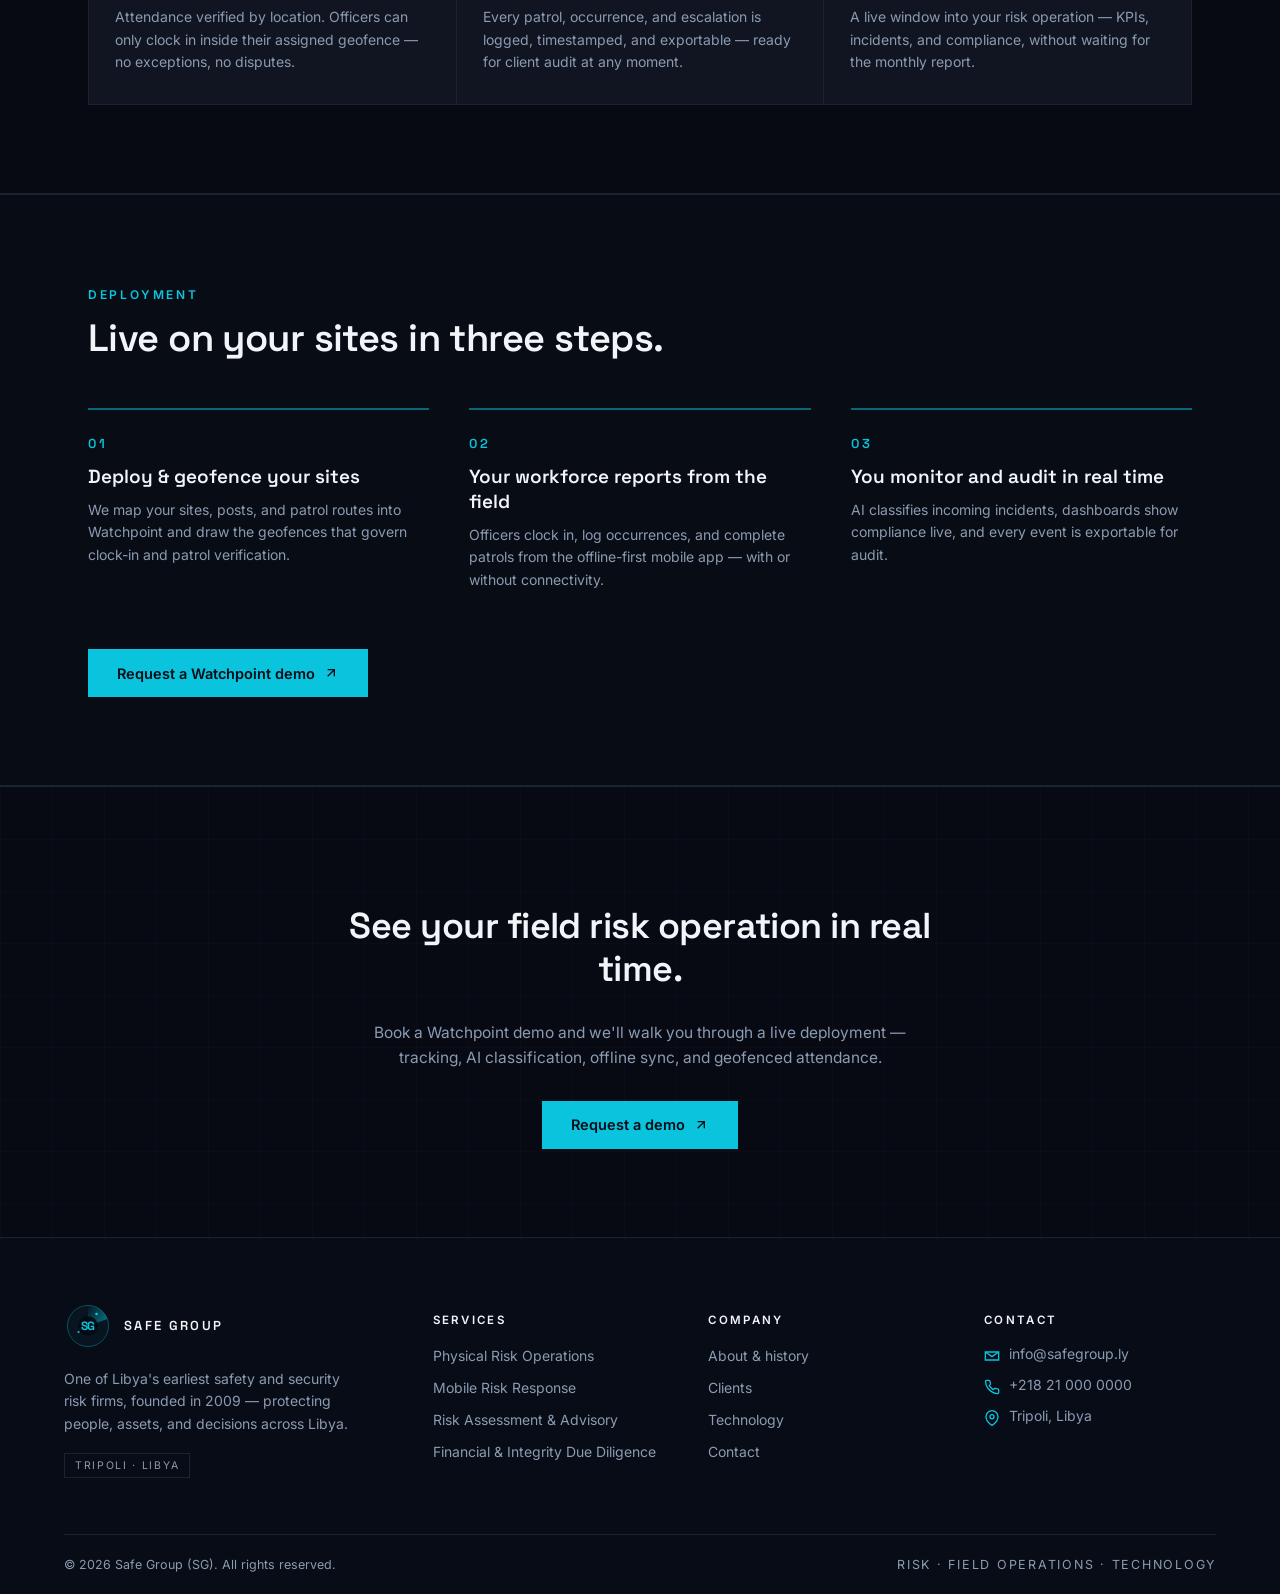
<file: watchpoint.html>
<!DOCTYPE html>
<html lang="en">
<head>
<meta charset="UTF-8">
<meta name="viewport" content="width=device-width, initial-scale=1.0">
<title>Watchpoint — Technology Partner for Safety & Security Field Operations | Safe Group</title>
<meta name="description" content="Watchpoint is Safe Group's technology partner — real-time tracking, AI incident classification, offline-first mobile app, and geofenced clock-in for safety and security field operations in Libya.">
<link rel="stylesheet" href="styles.css">
</head>
<body>

<header class="site">
  <div class="barinner">
    <a href="index.html" class="brand" aria-label="Safe Group home">
      <svg class="brand-mark" viewBox="0 0 56 56" aria-hidden="true"><defs><linearGradient id="sweepGrad-h2" x1="28" y1="4" x2="50.5" y2="19.8" gradientUnits="userSpaceOnUse"><stop offset="0" stop-color="#09C4DC" stop-opacity="0"/><stop offset="1" stop-color="#09C4DC" stop-opacity="0.5"/></linearGradient></defs><circle cx="28" cy="28" r="24" fill="none" stroke="#09C4DC" stroke-opacity="0.4" stroke-width="1"/><circle cx="28" cy="28" r="24" fill="#09C4DC" fill-opacity="0.05"/><path d="M28,28 L28,4 A24,24 0 0,1 50.5,19.8 Z" fill="url(#sweepGrad-h2)"/><circle cx="38" cy="14" r="1.6" fill="#09C4DC" class="geo-node-dot"/><circle cx="17" cy="35" r="1.3" fill="#09C4DC" class="geo-node-dot" style="animation-delay:1.2s"/><circle cx="28" cy="28" r="11.5" fill="#050810" fill-opacity="0.88"/><text x="28" y="33" text-anchor="middle" font-family="Space Grotesk, sans-serif" font-size="14" font-weight="700" fill="#09C4DC" letter-spacing="-0.3">SG</text></svg>
      <span class="brand-text">
        <span class="name font-display">SAFE GROUP</span>
        <span class="sub">Risk &amp; Assurance</span>
      </span>
    </a>
    <nav class="primary" aria-label="Primary">
      <a href="services.html" class="navlink">Services</a>
      <a href="watchpoint.html" class="navlink">Technology</a>
      <a href="about.html" class="navlink">About</a>
      <a href="clients.html" class="navlink">Clients</a>
      <a href="contact.html" class="navlink">Contact</a>
      <a href="contact.html?topic=watchpoint" class="btn-demo-nav">Request a demo
        <svg class="icon-sm" viewBox="0 0 24 24" fill="none" stroke="currentColor" stroke-width="2"><path d="M7 17 17 7M7 7h10v10"/></svg>
      </a>
    </nav>
    <button class="nav-toggle" aria-label="Open menu" aria-expanded="false">
      <svg class="icon" viewBox="0 0 24 24" fill="none" stroke="currentColor" stroke-width="2"><line x1="3" y1="6" x2="21" y2="6"/><line x1="3" y1="12" x2="21" y2="12"/><line x1="3" y1="18" x2="21" y2="18"/></svg>
    </button>
  </div>
  <nav class="mobile-nav" aria-label="Mobile">
    <a href="services.html" class="navlink">Services</a>
    <a href="watchpoint.html" class="navlink">Technology</a>
    <a href="about.html" class="navlink">About</a>
    <a href="clients.html" class="navlink">Clients</a>
    <a href="contact.html" class="navlink">Contact</a>
    <a href="contact.html?topic=watchpoint" class="btn btn-primary btn-demo-nav">Request a Watchpoint demo</a>
  </nav>
</header>

<section class="hero" style="min-height:78vh;">
  <div class="geo-backdrop" aria-hidden="true">
    <div class="bg-geo-grid" style="position:absolute;inset:0;"></div>
    <div class="fade"></div>
  </div>
  <div class="wrap">
    <div class="split two">
      <div class="reveal in">
        <span class="eyebrow-pill"><span class="pulse-dot"></span>Watchpoint · Safe Group's Technology Partner</span>
        <h1 class="hero-h1 font-display" style="font-size:clamp(30px,4.6vw,52px);">Your field risk, <span class="accent">visible in real time.</span></h1>
        <p class="hero-lede">Watchpoint is our technology partner — the platform SG runs its field operations on, built for environments where connectivity can't be taken for granted.</p>
        <div class="hero-actions">
          <a href="contact.html?topic=watchpoint" class="btn btn-primary">Request a demo
            <svg class="icon-sm" viewBox="0 0 24 24" fill="none" stroke="currentColor" stroke-width="2"><path d="M5 12h14M13 6l6 6-6 6"/></svg>
          </a>
          <a href="#features" class="btn btn-outline">See the features</a>
        </div>
      </div>
      <div class="reveal">
        <div class="wp-mock">
          <div class="bar"><span class="dot"></span><span class="dot"></span><span class="dot"></span><span class="title">Watchpoint — Live Operations</span></div>
          <div class="screen">
            <div class="wp-row"><span class="l"><span class="led"></span>Site 04 — North Perimeter</span><span class="r">On shift</span></div>
            <div class="wp-row"><span class="l"><span class="led"></span>Mobile Unit 2 — Corridor B</span><span class="r">Patrolling</span></div>
            <div class="wp-row"><span class="l"><span class="led"></span>Occurrence #1182 logged</span><span class="r">2 min ago</span></div>
            <div class="wp-map"></div>
          </div>
        </div>
      </div>
    </div>
  </div>
</section>

<section class="section tinted" style="padding:56px 0;">
  <div class="wrap reveal">
    <div class="callout">
      <h2 class="font-display">Watchpoint is our technology partner.</h2>
      <p>Whether you're already working with another provider or running an in-house risk team, Watchpoint gives you real-time tracking, verified attendance, and an auditable incident record over your existing field operation — with or without an SG services contract.</p>
    </div>
  </div>
</section>

<section id="features" class="section bordered">
  <div class="wrap">
    <div class="section-head reveal">
      <span class="eyebrow">Capabilities</span>
      <h2 class="font-display">Built for the field. Trusted in the boardroom.</h2>
      <p>Every feature exists because Safe Group's own field operations needed it first.</p>
    </div>
    <div class="card-grid" style="margin-top:48px; grid-template-columns: repeat(3, 1fr);">
      <div class="card-cell reveal">
        <span class="card-icon"><svg class="icon-sm" viewBox="0 0 24 24" fill="none" stroke="currentColor" stroke-width="2"><circle cx="12" cy="12" r="3"/><path d="M12 2v4M12 18v4M2 12h4M18 12h4"/></svg></span>
        <h4 class="font-display">Real-time personnel tracking</h4>
        <p>A live map of every officer, patrol, and site — positions, status, and movement history in one operational picture.</p>
      </div>
      <div class="card-cell reveal">
        <span class="card-icon"><svg class="icon-sm" viewBox="0 0 24 24" fill="none" stroke="currentColor" stroke-width="2"><path d="M12 8V4H8"/><rect x="4" y="8" width="16" height="12" rx="2"/><path d="M2 14h2M20 14h2M9 12v2M15 12v2"/></svg></span>
        <h4 class="font-display">AI incident classification</h4>
        <p>Incoming field reports are classified and prioritised automatically, so critical incidents surface first — not after the shift report.</p>
      </div>
      <div class="card-cell reveal">
        <span class="card-icon"><svg class="icon-sm" viewBox="0 0 24 24" fill="none" stroke="currentColor" stroke-width="2"><path d="M1 1l22 22M16.7 8A10 10 0 0 1 19 12M5 12.6A10 10 0 0 1 8 8M8.5 16.4a5 5 0 0 1 7-6.9M12 20h.01"/></svg></span>
        <h4 class="font-display">Offline-first mobile app</h4>
        <p>Built for low-connectivity environments. Officers report and check in with no signal; everything syncs automatically when coverage returns.</p>
      </div>
      <div class="card-cell reveal">
        <span class="card-icon"><svg class="icon-sm" viewBox="0 0 24 24" fill="none" stroke="currentColor" stroke-width="2"><path d="M21 10c0 7-9 13-9 13s-9-6-9-13a9 9 0 0 1 18 0z"/><circle cx="12" cy="10" r="3"/></svg></span>
        <h4 class="font-display">Geofenced clock-in</h4>
        <p>Attendance verified by location. Officers can only clock in inside their assigned geofence — no exceptions, no disputes.</p>
      </div>
      <div class="card-cell reveal">
        <span class="card-icon"><svg class="icon-sm" viewBox="0 0 24 24" fill="none" stroke="currentColor" stroke-width="2"><path d="M9 11l3 3 8-8"/><path d="M21 12v7a2 2 0 0 1-2 2H5a2 2 0 0 1-2-2V5a2 2 0 0 1 2-2h11"/></svg></span>
        <h4 class="font-display">Digital reports &amp; audit trail</h4>
        <p>Every patrol, occurrence, and escalation is logged, timestamped, and exportable — ready for client audit at any moment.</p>
      </div>
      <div class="card-cell reveal">
        <span class="card-icon"><svg class="icon-sm" viewBox="0 0 24 24" fill="none" stroke="currentColor" stroke-width="2"><rect x="3" y="3" width="18" height="18" rx="2"/><path d="M9 9h6v6H9z"/></svg></span>
        <h4 class="font-display">Client command dashboard</h4>
        <p>A live window into your risk operation — KPIs, incidents, and compliance, without waiting for the monthly report.</p>
      </div>
    </div>
  </div>
</section>

<section class="section tinted">
  <div class="wrap">
    <div class="section-head reveal">
      <span class="eyebrow">Deployment</span>
      <h2 class="font-display">Live on your sites in three steps.</h2>
    </div>
    <div class="steps">
      <div class="step reveal">
        <span class="n font-display">01</span>
        <h3 class="font-display">Deploy &amp; geofence your sites</h3>
        <p>We map your sites, posts, and patrol routes into Watchpoint and draw the geofences that govern clock-in and patrol verification.</p>
      </div>
      <div class="step reveal">
        <span class="n font-display">02</span>
        <h3 class="font-display">Your workforce reports from the field</h3>
        <p>Officers clock in, log occurrences, and complete patrols from the offline-first mobile app — with or without connectivity.</p>
      </div>
      <div class="step reveal">
        <span class="n font-display">03</span>
        <h3 class="font-display">You monitor and audit in real time</h3>
        <p>AI classifies incoming incidents, dashboards show compliance live, and every event is exportable for audit.</p>
      </div>
    </div>
    <a href="contact.html?topic=watchpoint" class="btn btn-primary" style="margin-top:44px;">Request a Watchpoint demo
      <svg class="icon-sm" viewBox="0 0 24 24" fill="none" stroke="currentColor" stroke-width="2"><path d="M7 17 17 7M7 7h10v10"/></svg>
    </a>
  </div>
</section>

<section class="cta-band">
  <div class="geo-backdrop dim" aria-hidden="true"><div class="bg-geo-grid" style="position:absolute;inset:0;"></div></div>
  <div class="wrap reveal">
    <h2 class="font-display">See your field risk operation in real time.</h2>
    <p>Book a Watchpoint demo and we'll walk you through a live deployment — tracking, AI classification, offline sync, and geofenced attendance.</p>
    <div class="hero-actions">
      <a href="contact.html?topic=watchpoint" class="btn btn-primary">Request a demo
        <svg class="icon-sm" viewBox="0 0 24 24" fill="none" stroke="currentColor" stroke-width="2"><path d="M7 17 17 7M7 7h10v10"/></svg>
      </a>
    </div>
  </div>
</section>

<footer class="site">
  <div class="wrap footer-top">
    <div>
      <div class="footer-brand">
        <svg class="brand-mark" viewBox="0 0 56 56" aria-hidden="true"><defs><linearGradient id="sweepGrad-f2" x1="28" y1="4" x2="50.5" y2="19.8" gradientUnits="userSpaceOnUse"><stop offset="0" stop-color="#09C4DC" stop-opacity="0"/><stop offset="1" stop-color="#09C4DC" stop-opacity="0.5"/></linearGradient></defs><circle cx="28" cy="28" r="24" fill="none" stroke="#09C4DC" stroke-opacity="0.4" stroke-width="1"/><circle cx="28" cy="28" r="24" fill="#09C4DC" fill-opacity="0.05"/><path d="M28,28 L28,4 A24,24 0 0,1 50.5,19.8 Z" fill="url(#sweepGrad-f2)"/><circle cx="38" cy="14" r="1.6" fill="#09C4DC" class="geo-node-dot"/><circle cx="17" cy="35" r="1.3" fill="#09C4DC" class="geo-node-dot" style="animation-delay:1.2s"/><circle cx="28" cy="28" r="11.5" fill="#050810" fill-opacity="0.88"/><text x="28" y="33" text-anchor="middle" font-family="Space Grotesk, sans-serif" font-size="14" font-weight="700" fill="#09C4DC" letter-spacing="-0.3">SG</text></svg>
        <span class="name font-display">SAFE GROUP</span>
      </div>
      <p class="footer-about">One of Libya's earliest safety and security risk firms, founded in 2009 — protecting people, assets, and decisions across Libya.</p>
      <div class="footer-tags"><span>Tripoli · Libya</span></div>
    </div>
    <div class="footer-col">
      <h3>Services</h3>
      <ul>
        <li><a href="services.html#physical-risk">Physical Risk Operations</a></li>
        <li><a href="services.html#mobile-risk">Mobile Risk Response</a></li>
        <li><a href="services.html#risk-assessment">Risk Assessment &amp; Advisory</a></li>
        <li><a href="services.html#due-diligence">Financial &amp; Integrity Due Diligence</a></li>
      </ul>
    </div>
    <div class="footer-col">
      <h3>Company</h3>
      <ul>
        <li><a href="about.html">About &amp; history</a></li>
        <li><a href="clients.html">Clients</a></li>
        <li><a href="watchpoint.html">Technology</a></li>
        <li><a href="contact.html">Contact</a></li>
      </ul>
    </div>
    <div class="footer-col">
      <h3>Contact</h3>
      <ul>
        <li class="fitem"><svg class="icon-sm" viewBox="0 0 24 24" fill="none" stroke="currentColor" stroke-width="2"><path d="M22 6 12 13 2 6"/><path d="M2 6h20v12H2z"/></svg><a href="mailto:info@safegroup.ly">info@safegroup.ly</a></li>
        <li class="fitem"><svg class="icon-sm" viewBox="0 0 24 24" fill="none" stroke="currentColor" stroke-width="2"><path d="M22 16.9v3a2 2 0 0 1-2.2 2 19.8 19.8 0 0 1-8.6-3 19.5 19.5 0 0 1-6-6 19.8 19.8 0 0 1-3-8.7A2 2 0 0 1 4.1 2h3a2 2 0 0 1 2 1.7c.1.9.3 1.8.6 2.7a2 2 0 0 1-.4 2.1L8 9.9a16 16 0 0 0 6 6l1.4-1.4a2 2 0 0 1 2.1-.4c.9.3 1.8.5 2.7.6a2 2 0 0 1 1.8 2.2z"/></svg><span>+218 21 000 0000</span></li>
        <li class="fitem"><svg class="icon-sm" viewBox="0 0 24 24" fill="none" stroke="currentColor" stroke-width="2"><path d="M21 10c0 7-9 13-9 13s-9-6-9-13a9 9 0 0 1 18 0z"/><circle cx="12" cy="10" r="3"/></svg><span>Tripoli, Libya</span></li>
      </ul>
    </div>
  </div>
  <div class="wrap footer-bottom">
    <span>© 2026 Safe Group (SG). All rights reserved.</span>
    <span class="tag">Risk · Field Operations · Technology</span>
  </div>
</footer>

<script src="main.js"></script>
<script>
  document.querySelectorAll('a.navlink').forEach((a) => {
    if (a.getAttribute('href') === 'watchpoint.html') a.classList.add('active');
  });
</script>
</body>
</html>
</file>
<file: styles.css>
@import url('https://fonts.googleapis.com/css2?family=Inter:wght@400;500;600;700&family=Space+Grotesk:wght@400;500;600;700&display=swap');

:root {
  --background: hsl(222 47% 5%);
  --foreground: hsl(210 40% 96%);
  --card: hsl(221 39% 8%);
  --primary: hsl(187 92% 45%);
  --primary-foreground: hsl(222 47% 6%);
  --muted-foreground: hsl(215 20% 62%);
  --border: hsl(220 26% 15%);
  --input: hsl(220 26% 18%);
  --destructive: hsl(0 72% 51%);
  --max: 1152px;
}

* { box-sizing: border-box; }
html { scroll-behavior: smooth; }

body {
  margin: 0;
  font-family: 'Inter', ui-sans-serif, system-ui, sans-serif;
  background-color: var(--background);
  color: var(--foreground);
  -webkit-font-smoothing: antialiased;
  overflow-x: clip;
}

a { color: inherit; text-decoration: none; }
ul { list-style: none; margin: 0; padding: 0; }
button { font: inherit; cursor: pointer; }

.font-display { font-family: 'Space Grotesk', 'Inter', sans-serif; }

img, svg { display: block; max-width: 100%; }

.wrap {
  max-width: var(--max);
  margin: 0 auto;
  padding: 0 24px;
}

/* ---------------- geo grid + backdrop ---------------- */
.bg-geo-grid {
  background-image:
    linear-gradient(to right, hsl(217 30% 65% / 0.055) 1px, transparent 1px),
    linear-gradient(to bottom, hsl(217 30% 65% / 0.055) 1px, transparent 1px);
  background-size: 52px 52px;
}

.geo-route { stroke-dasharray: 7 11; animation: sg-geo-dash 36s linear infinite; }
.geo-route-slow { stroke-dasharray: 4 14; animation: sg-geo-dash 55s linear infinite reverse; }
@keyframes sg-geo-dash { to { stroke-dashoffset: -720; } }

.geo-node-dot { animation: sg-geo-pulse 3.4s ease-in-out infinite; }
@keyframes sg-geo-pulse { 0%, 100% { opacity: 0.3; } 50% { opacity: 1; } }

.geo-backdrop {
  position: absolute;
  inset: 0;
  overflow: hidden;
  pointer-events: none;
}
.geo-backdrop.dim .bg-geo-grid { opacity: .5; }
.geo-backdrop .fade {
  position: absolute;
  inset: 0;
  background: radial-gradient(ellipse at center, transparent 0%, hsl(222 47% 5%) 78%);
}
.geo-backdrop svg { position: absolute; inset: 0; width: 100%; height: 100%; }

@media (prefers-reduced-motion: reduce) {
  .geo-route, .geo-route-slow, .geo-node-dot, .marquee-track { animation: none !important; }
}

/* ---------------- header ---------------- */
header.site {
  position: fixed;
  inset-inline: 0;
  top: 0;
  z-index: 50;
  border-bottom: 1px solid transparent;
  transition: background-color .3s, border-color .3s;
}
header.site.scrolled {
  background: hsl(222 47% 5% / 0.9);
  backdrop-filter: blur(10px);
  border-color: var(--border);
}
header.site .barinner {
  max-width: var(--max);
  margin: 0 auto;
  padding: 0 24px;
  height: 64px;
  display: flex;
  align-items: center;
  justify-content: space-between;
}
.brand { display: flex; align-items: center; gap: 12px; }
.brand-mark {
  height: 48px; width: 48px;
  flex-shrink: 0;
  display: block;
}
.brand-text { display: flex; flex-direction: column; line-height: 1; }
.brand-text .name { font-size: 13px; font-weight: 600; letter-spacing: .18em; }
.brand-text .sub { margin-top: 4px; font-size: 9.5px; letter-spacing: .2em; text-transform: uppercase; color: var(--muted-foreground); }

nav.primary { display: flex; align-items: center; gap: 28px; }
nav.primary a.navlink {
  font-size: 14px;
  color: var(--muted-foreground);
  transition: color .2s;
}
nav.primary a.navlink:hover, nav.primary a.navlink.active { color: var(--primary); }
.btn-demo-nav {
  display: inline-flex; align-items: center; gap: 6px;
  height: 36px; padding: 0 16px;
  border: 1px solid hsl(187 92% 45% / 0.6);
  background: hsl(187 92% 45% / 0.1);
  color: var(--primary);
  font-size: 13.5px; font-weight: 500;
  transition: background-color .2s, color .2s;
}
.btn-demo-nav:hover { background: var(--primary); color: var(--primary-foreground); }

.nav-toggle {
  display: none;
  height: 40px; width: 40px;
  align-items: center; justify-content: center;
  border: 1px solid var(--border);
  background: transparent;
  color: var(--foreground);
}
.mobile-nav {
  display: none;
  border-top: 1px solid var(--border);
  background: hsl(222 47% 5% / 0.97);
  backdrop-filter: blur(10px);
  padding: 16px 24px 20px;
}
.mobile-nav.open { display: block; }
.mobile-nav a.navlink {
  display: block;
  padding: 13px 0;
  border-bottom: 1px solid hsl(220 26% 15% / .6);
  font-size: 16px;
}
.mobile-nav a.navlink.active { color: var(--primary); }
.mobile-nav .btn-demo-nav { margin-top: 14px; width: 100%; height: 44px; justify-content: center; }

@media (max-width: 860px) {
  nav.primary { display: none; }
  .nav-toggle { display: flex; }
}

/* ---------------- buttons ---------------- */
.btn {
  display: inline-flex; align-items: center; justify-content: center; gap: 8px;
  height: 48px; padding: 0 28px;
  font-size: 14.5px; font-weight: 600;
  border: 1px solid transparent;
  transition: filter .2s, transform .2s, border-color .2s, color .2s, background-color .2s;
  white-space: nowrap;
}
.btn:active { transform: scale(.98); }
.btn-primary { background: var(--primary); color: var(--primary-foreground); }
.btn-primary:hover { filter: brightness(1.1); }
.btn-outline { border-color: var(--border); color: var(--foreground); font-weight: 500; }
.btn-outline:hover { border-color: hsl(187 92% 45% / 0.6); color: var(--primary); }

/* ---------------- hero ---------------- */
.hero {
  position: relative;
  overflow: hidden;
  min-height: 92vh;
  display: flex;
  align-items: center;
  border-bottom: 1px solid var(--border);
}
.hero .wrap { position: relative; padding: 140px 24px 64px; width: 100%; }
.eyebrow-pill {
  display: inline-flex; align-items: center; gap: 10px;
  border: 1px solid var(--border);
  background: hsl(221 39% 8% / .6);
  padding: 7px 14px;
  font-size: 12px; font-weight: 500;
  text-transform: uppercase; letter-spacing: .2em;
  color: var(--muted-foreground);
}
.pulse-dot { height: 6px; width: 6px; border-radius: 50%; background: var(--primary); }
h1.hero-h1 {
  margin: 28px 0 0;
  max-width: 780px;
  font-size: clamp(34px, 5.4vw, 64px);
  font-weight: 600;
  line-height: 1.06;
  letter-spacing: -0.02em;
}
h1.hero-h1 .accent { color: var(--primary); }
.hero-lede { margin: 24px 0 0; max-width: 560px; font-size: 18px; line-height: 1.6; color: var(--muted-foreground); }
.hero-actions { margin-top: 36px; display: flex; flex-wrap: wrap; gap: 12px; }

.stat-grid {
  margin-top: 64px;
  display: grid;
  grid-template-columns: repeat(4, 1fr);
  gap: 1px;
  border: 1px solid var(--border);
  background: var(--border);
}
.stat-cell { background: hsl(221 39% 8% / .7); padding: 20px 24px; backdrop-filter: blur(4px); }
.stat-cell .val { font-size: 30px; font-weight: 600; }
.stat-cell .lbl { margin-top: 4px; font-size: 11.5px; text-transform: uppercase; letter-spacing: .16em; color: var(--muted-foreground); }
@media (max-width: 760px) { .stat-grid { grid-template-columns: 1fr 1fr; } }

/* ---------------- generic section ---------------- */
.section { padding: 88px 0; }
.section.bordered { border-bottom: 1px solid var(--border); }
.section.tinted { background: hsl(221 39% 8% / .3); border-top: 1px solid var(--border); border-bottom: 1px solid var(--border); }
.section-head { max-width: 720px; }
.eyebrow { font-size: 12px; font-weight: 600; text-transform: uppercase; letter-spacing: .22em; color: var(--primary); }
.section-head h2, h2.std {
  margin: 14px 0 0;
  font-size: clamp(26px, 3.6vw, 38px);
  font-weight: 600;
  letter-spacing: -0.015em;
  line-height: 1.14;
}
.section-head p, .section-desc { margin-top: 16px; font-size: 16px; line-height: 1.65; color: var(--muted-foreground); }

/* ---------------- client marquee ---------------- */
.strip { border-top: 1px solid var(--border); border-bottom: 1px solid var(--border); background: hsl(221 39% 8% / .3); padding: 40px 0; }
.strip-label { text-align: center; margin: 0 0 32px; font-size: 12px; font-weight: 600; text-transform: uppercase; letter-spacing: .22em; color: var(--muted-foreground); }
.marquee-mask { overflow: hidden; mask-image: linear-gradient(to right, transparent, black 12%, black 88%, transparent); -webkit-mask-image: linear-gradient(to right, transparent, black 12%, black 88%, transparent); }
.marquee-track { display: flex; width: max-content; align-items: center; gap: 56px; padding-right: 56px; animation: sg-marquee 46s linear infinite; }
.marquee-track:hover { animation-play-state: paused; }
@keyframes sg-marquee { from { transform: translateX(0); } to { transform: translateX(-50%); } }
.client-mark { display: inline-flex; align-items: center; gap: 10px; white-space: nowrap; color: hsl(215 20% 62% / .65); font-size: 14px; font-weight: 600; text-transform: uppercase; letter-spacing: .18em; transition: color .3s; }
.client-mark:hover { color: var(--foreground); }
.client-mark .diamond { height: 8px; width: 8px; transform: rotate(45deg); border: 1px solid currentColor; flex-shrink: 0; }
.marquee-item { display: inline-flex; align-items: center; flex-shrink: 0; }
.marquee-logo { height: 26px; max-width: 130px; object-fit: contain; filter: grayscale(1) brightness(1.7) opacity(0.5); transition: filter .3s; }
.marquee-item:hover .marquee-logo { filter: grayscale(0) opacity(0.9); }

/* ---------------- dossier / numbered list ---------------- */
.dossier-list { border-top: 1px solid var(--border); }
.dossier-item {
  display: grid;
  grid-template-columns: 56px 1fr auto;
  align-items: center;
  gap: 32px;
  padding: 30px 0;
  border-bottom: 1px solid var(--border);
  transition: background-color .2s;
}
.dossier-item .idx { font-size: 13px; font-weight: 600; letter-spacing: .2em; color: var(--primary); }
.dossier-item h3 { margin: 0; font-size: 20px; font-weight: 600; transition: color .2s; }
.dossier-item:hover h3 { color: var(--primary); }
.dossier-item p { margin: 8px 0 0; max-width: 560px; font-size: 14.5px; line-height: 1.6; color: var(--muted-foreground); }
.dossier-item .arrow { color: var(--muted-foreground); transition: transform .2s, color .2s; }
.dossier-item:hover .arrow { color: var(--primary); transform: translate(3px, -3px); }
@media (max-width: 700px) { .dossier-item { grid-template-columns: 1fr; gap: 6px; } .dossier-item .arrow { display: none; } }

/* ---------------- fact list ---------------- */
.fact-list { border-top: 1px solid var(--border); border-bottom: 1px solid var(--border); }
.fact-row { display: grid; grid-template-columns: 128px 1fr; gap: 24px; padding: 20px 0; border-bottom: 1px solid var(--border); }
.fact-row:last-child { border-bottom: none; }
.fact-row .k { font-size: 12px; font-weight: 600; text-transform: uppercase; letter-spacing: .2em; color: var(--primary); }
.fact-row .v { font-size: 14.5px; line-height: 1.6; color: var(--muted-foreground); }
@media (max-width: 640px) { .fact-row { grid-template-columns: 1fr; gap: 4px; } }

/* ---------------- card grid (bordered) ---------------- */
.card-grid { display: grid; gap: 1px; background: var(--border); border: 1px solid var(--border); }
.card-cell { background: hsl(221 39% 8% / .7); padding: 30px 26px; transition: background-color .3s; }
.card-cell:hover { background: hsl(221 39% 8% / .95); }
.card-icon { display: flex; align-items: center; justify-content: center; height: 44px; width: 44px; border: 1px solid hsl(187 92% 45% / 0.4); background: hsl(187 92% 45% / 0.1); }
.card-cell h4, .card-cell h3 { margin: 18px 0 0; font-size: 18px; font-weight: 600; }
.card-cell p { margin: 10px 0 0; font-size: 14px; line-height: 1.6; color: var(--muted-foreground); }

/* ---------------- timeline ---------------- */
.timeline { margin-top: 12px; border-left: 1px solid var(--border); }
.tl-item { position: relative; padding: 0 0 44px 36px; }
.tl-item:last-child { padding-bottom: 0; }
.tl-item::before { content: ''; position: absolute; left: -5px; top: 6px; height: 9px; width: 9px; transform: rotate(45deg); border: 1px solid var(--primary); background: var(--background); }
.tl-item .era { font-size: 12px; font-weight: 600; text-transform: uppercase; letter-spacing: .22em; color: var(--primary); }
.tl-item h3 { margin: 8px 0 0; font-size: 19px; font-weight: 600; }
.tl-item p { margin: 8px 0 0; max-width: 620px; font-size: 14.5px; line-height: 1.6; color: var(--muted-foreground); }

/* ---------------- mission band ---------------- */
.mission { text-align: center; }
.mission .wrap { max-width: 760px; padding: 76px 24px; }
.mission blockquote { margin: 22px 0 0; font-size: clamp(21px,2.6vw,29px); font-weight: 600; line-height: 1.4; letter-spacing: -.01em; }

/* ---------------- CTA band ---------------- */
.cta-band { position: relative; overflow: hidden; border-top: 1px solid var(--border); text-align: center; }
.cta-band .wrap { max-width: 640px; padding: 88px 24px; position: relative; }
.cta-band h2 { font-size: clamp(26px,3.6vw,36px); font-weight: 600; letter-spacing: -0.015em; line-height: 1.2; }
.cta-band p { margin-top: 14px; font-size: 15.5px; line-height: 1.6; color: var(--muted-foreground); }
.cta-band .hero-actions { justify-content: center; margin-top: 30px; }

/* ---------------- watchpoint mock ---------------- */
.wp-mock { border: 1px solid var(--border); background: hsl(221 39% 8% / .8); }
.wp-mock .bar { display: flex; align-items: center; gap: 8px; padding: 12px 16px; border-bottom: 1px solid var(--border); }
.wp-mock .dot { height: 8px; width: 8px; border-radius: 50%; background: hsl(220 26% 22%); }
.wp-mock .bar .title { margin-left: 8px; font-size: 11px; letter-spacing: .14em; text-transform: uppercase; color: var(--muted-foreground); }
.wp-mock .screen { padding: 20px; }
.wp-row { display: flex; align-items: center; justify-content: space-between; padding: 12px 14px; border: 1px solid var(--border); margin-bottom: 10px; font-size: 12.5px; }
.wp-row .l { display: flex; align-items: center; gap: 10px; color: var(--foreground); }
.wp-row .l .led { height: 7px; width: 7px; border-radius: 50%; background: var(--primary); }
.wp-row .r { color: var(--muted-foreground); font-size: 11px; text-transform: uppercase; letter-spacing: .12em; }
.wp-map { margin-top: 4px; height: 150px; border: 1px solid var(--border); position: relative; overflow: hidden; }

/* ---------------- pages: split section ---------------- */
.split { display: grid; gap: 56px; align-items: center; }
.split.two { grid-template-columns: 1fr 1fr; }
.split.wide-left { grid-template-columns: 1.4fr 1fr; }
@media (max-width: 900px) { .split.two, .split.wide-left { grid-template-columns: 1fr; } }

/* ---------------- services detail rows ---------------- */
.svc-detail { display: grid; grid-template-columns: 1fr 1fr; gap: 60px; align-items: center; padding: 76px 0; border-bottom: 1px solid var(--border); }
.svc-detail:last-child { border-bottom: none; }
.svc-detail.flip .txt { order: 2; }
.svc-detail.flip .box { order: 1; }
.svc-detail .idx { font-size: 13px; font-weight: 600; letter-spacing: .24em; color: var(--primary); }
.svc-detail h2 { margin: 12px 0 0; font-size: clamp(24px,3vw,32px); font-weight: 600; letter-spacing: -0.015em; }
.svc-detail p { margin-top: 18px; max-width: 460px; font-size: 15px; line-height: 1.65; color: var(--muted-foreground); }
.svc-box { border: 1px solid var(--border); background: hsl(221 39% 8% / .6); }
.svc-box .hd { display: flex; align-items: center; gap: 14px; padding: 18px 24px; border-bottom: 1px solid var(--border); }
.svc-box .hd .lbl { font-size: 11.5px; text-transform: uppercase; letter-spacing: .2em; color: var(--muted-foreground); }
.svc-box ul { }
.svc-box li { display: flex; align-items: flex-start; gap: 10px; padding: 14px 24px; font-size: 14px; border-bottom: 1px solid var(--border); }
.svc-box li:last-child { border-bottom: none; }
.svc-box li .check { flex-shrink: 0; margin-top: 2px; color: var(--primary); }
@media (max-width: 900px) { .svc-detail { grid-template-columns: 1fr; gap: 28px; } .svc-detail.flip .txt, .svc-detail.flip .box { order: unset; } }

/* ---------------- callout ---------------- */
.callout { border-left: 2px solid var(--primary); padding-left: 26px; }
.callout h2 { margin: 0; font-size: clamp(22px,2.8vw,30px); font-weight: 600; letter-spacing: -.01em; }
.callout p { margin-top: 14px; max-width: 640px; font-size: 15px; line-height: 1.65; color: var(--muted-foreground); }

/* ---------------- steps ---------------- */
.steps { display: grid; grid-template-columns: repeat(3, 1fr); gap: 40px; margin-top: 48px; }
.step { border-top: 2px solid hsl(187 92% 45% / 0.5); padding-top: 22px; }
.step .n { font-size: 13px; font-weight: 600; letter-spacing: .24em; color: var(--primary); }
.step h3 { margin: 12px 0 0; font-size: 19px; font-weight: 600; }
.step p { margin-top: 10px; font-size: 14px; line-height: 1.6; color: var(--muted-foreground); }
@media (max-width: 760px) { .steps { grid-template-columns: 1fr; } }

/* ---------------- clients grid ---------------- */
.sector-block { margin-bottom: 56px; }
.sector-block:last-child { margin-bottom: 0; }
.sector-head { display: flex; align-items: center; gap: 16px; }
.sector-head h3 { font-size: 13px; font-weight: 600; text-transform: uppercase; letter-spacing: .22em; }
.sector-head .rule { flex: 1; height: 1px; background: var(--border); }
.sector-head .count { font-size: 12px; color: var(--muted-foreground); }
.sector-grid { margin-top: 22px; display: grid; grid-template-columns: repeat(3, 1fr); gap: 1px; background: var(--border); border: 1px solid var(--border); }
.sector-grid .cell { background: hsl(221 39% 8% / .6); height: 128px; display: flex; flex-direction: column; align-items: center; justify-content: center; gap: 12px; padding: 16px 20px; transition: background-color .3s; }
.sector-grid .cell:hover { background: hsl(221 39% 8% / .9); }
.client-logo { height: 38px; max-width: 100%; object-fit: contain; filter: grayscale(1) brightness(1.6) opacity(0.55); transition: filter .3s; }
.sector-grid .cell:hover .client-logo { filter: grayscale(0) opacity(1); }
.cell-name { font-size: 11px; font-weight: 600; text-transform: uppercase; letter-spacing: .14em; color: hsl(215 20% 62% / .55); text-align: center; transition: color .3s; }
.sector-grid .cell:hover .cell-name { color: var(--muted-foreground); }
.sector-grid .cell.text-only { flex-direction: row; }
@media (max-width: 760px) { .sector-grid { grid-template-columns: 1fr 1fr; } }
@media (max-width: 480px) { .sector-grid { grid-template-columns: 1fr; } }

.note-box { display: flex; align-items: flex-start; gap: 12px; border: 1px dashed var(--border); padding: 16px 20px; font-size: 14px; color: var(--muted-foreground); margin-bottom: 48px; }
.note-box svg { flex-shrink: 0; margin-top: 2px; color: var(--primary); }

.quote-block { margin-top: 76px; border: 1px dashed var(--border); padding: 44px 32px; text-align: center; }
.quote-block blockquote { margin: 20px auto 0; max-width: 640px; font-size: 21px; font-weight: 500; line-height: 1.55; }
.quote-block figcaption { margin-top: 20px; font-size: 12px; text-transform: uppercase; letter-spacing: .2em; color: var(--muted-foreground); }

/* ---------------- contact ---------------- */
.contact-paths { display: grid; grid-template-columns: 1fr 1fr; gap: 1px; background: var(--border); border: 1px solid var(--border); margin-bottom: 8px; }
.contact-path { background: hsl(221 39% 8% / .7); padding: 34px 32px; cursor: pointer; transition: background-color .3s; border: none; text-align: left; width: 100%; color: var(--foreground); font-family: inherit; }
.contact-path.active, .contact-path:hover { background: hsl(221 39% 8% / .95); }
.contact-path h2 { margin: 18px 0 0; font-size: 19px; font-weight: 600; color: var(--foreground); }
.contact-path p { margin: 10px 0 0; font-size: 14px; line-height: 1.6; color: var(--muted-foreground); }
.contact-path .picked { margin-top: 16px; font-size: 12.5px; font-weight: 600; color: var(--primary); display: none; align-items: center; gap: 6px; }
.contact-path.active .picked { display: inline-flex; }
@media (max-width: 760px) { .contact-paths { grid-template-columns: 1fr; } }

.contact-grid { display: grid; grid-template-columns: 1.5fr 1fr; gap: 56px; margin-top: 64px; }
@media (max-width: 900px) { .contact-grid { grid-template-columns: 1fr; } }

form.inquiry { border: 1px solid var(--border); background: hsl(221 39% 8% / .5); padding: 32px 34px; }
form.inquiry h2 { margin: 0; font-size: 19px; font-weight: 600; }
.field-grid { margin-top: 28px; display: grid; grid-template-columns: 1fr 1fr; gap: 22px; }
.field { display: flex; flex-direction: column; gap: 8px; }
.field.span2 { grid-column: 1 / -1; }
.field label { font-size: 12px; font-weight: 600; text-transform: uppercase; letter-spacing: .16em; color: var(--muted-foreground); }
.field input, .field select, .field textarea {
  height: 44px; width: 100%;
  border: 1px solid var(--input);
  background: var(--background);
  color: var(--foreground);
  padding: 0 14px;
  font-size: 14px;
  font-family: inherit;
  outline: none;
  transition: border-color .2s;
}
.field textarea { height: auto; padding: 12px 14px; resize: vertical; }
.field input:focus, .field select:focus, .field textarea:focus { border-color: var(--primary); }
.field .err { font-size: 12px; color: var(--destructive); }
.form-submit { margin-top: 28px; }
.form-success { border: 1px solid hsl(187 92% 45% / 0.4); background: hsl(187 92% 45% / 0.06); padding: 48px 32px; text-align: center; }
.form-success .tick { margin: 0 auto; display: flex; align-items: center; justify-content: center; height: 48px; width: 48px; border: 1px solid hsl(187 92% 45% / 0.5); background: hsl(187 92% 45% / 0.15); }
.form-success h2 { margin: 22px 0 0; font-size: 22px; font-weight: 600; }
.form-success p { margin: 12px auto 0; max-width: 380px; font-size: 14.5px; line-height: 1.6; color: var(--muted-foreground); }
.form-success p a { color: var(--primary); }
.form-success p a:hover { text-decoration: underline; }
.form-success.hidden, form.inquiry.hidden { display: none; }

aside.direct h2 { font-size: 12px; font-weight: 600; text-transform: uppercase; letter-spacing: .22em; }
.detail-list { margin-top: 22px; display: flex; flex-direction: column; gap: 20px; }
.detail-item { display: flex; align-items: flex-start; gap: 12px; }
.detail-item svg { flex-shrink: 0; margin-top: 3px; color: var(--primary); }
.detail-item .lbl { font-size: 14px; font-weight: 500; }
.detail-item .val { margin-top: 2px; font-size: 14px; color: var(--muted-foreground); }
.detail-item .val a { transition: color .2s; }
.detail-item .val a:hover { color: var(--primary); }
.aside-note { margin-top: 30px; border: 1px solid var(--border); background: hsl(221 39% 8% / .5); padding: 18px 20px; font-size: 13.5px; line-height: 1.6; color: var(--muted-foreground); }

/* ---------------- footer ---------------- */
footer.site { border-top: 1px solid var(--border); background: hsl(221 39% 8% / .4); }
.footer-top { padding: 64px 0 56px; display: grid; grid-template-columns: 1.4fr 1fr 1fr 1fr; gap: 44px; }
.footer-brand { display: flex; align-items: center; gap: 12px; }
.footer-brand .name { font-size: 13px; font-weight: 600; letter-spacing: .18em; }
.footer-about { margin-top: 18px; max-width: 300px; font-size: 14px; line-height: 1.6; color: var(--muted-foreground); }
.footer-tags { margin-top: 18px; display: flex; flex-wrap: wrap; gap: 8px; }
.footer-tags span { border: 1px solid var(--border); padding: 5px 10px; font-size: 10.5px; text-transform: uppercase; letter-spacing: .16em; color: var(--muted-foreground); }
.footer-col h3 { font-size: 11.5px; font-weight: 600; text-transform: uppercase; letter-spacing: .2em; }
.footer-col ul { margin-top: 18px; display: flex; flex-direction: column; gap: 12px; }
.footer-col a { font-size: 14px; color: var(--muted-foreground); transition: color .2s; }
.footer-col a:hover { color: var(--primary); }
.footer-col .fitem { display: flex; align-items: flex-start; gap: 9px; font-size: 14px; color: var(--muted-foreground); }
.footer-col .fitem svg { flex-shrink: 0; margin-top: 3px; color: var(--primary); }
.footer-bottom { border-top: 1px solid var(--border); padding: 22px 0; display: flex; flex-wrap: wrap; gap: 10px; justify-content: space-between; font-size: 12.5px; color: var(--muted-foreground); }
.footer-bottom .tag { text-transform: uppercase; letter-spacing: .14em; }
@media (max-width: 860px) { .footer-top { grid-template-columns: 1fr 1fr; } }
@media (max-width: 560px) { .footer-top { grid-template-columns: 1fr; } }

/* ---------------- reveal on scroll ---------------- */
.reveal { opacity: 0; transform: translateY(14px); transition: opacity .6s ease, transform .6s ease; }
.reveal.in { opacity: 1; transform: translateY(0); }

/* ---------------- misc ---------------- */
.icon { width: 20px; height: 20px; }
.icon-sm { width: 16px; height: 16px; }
</file>
